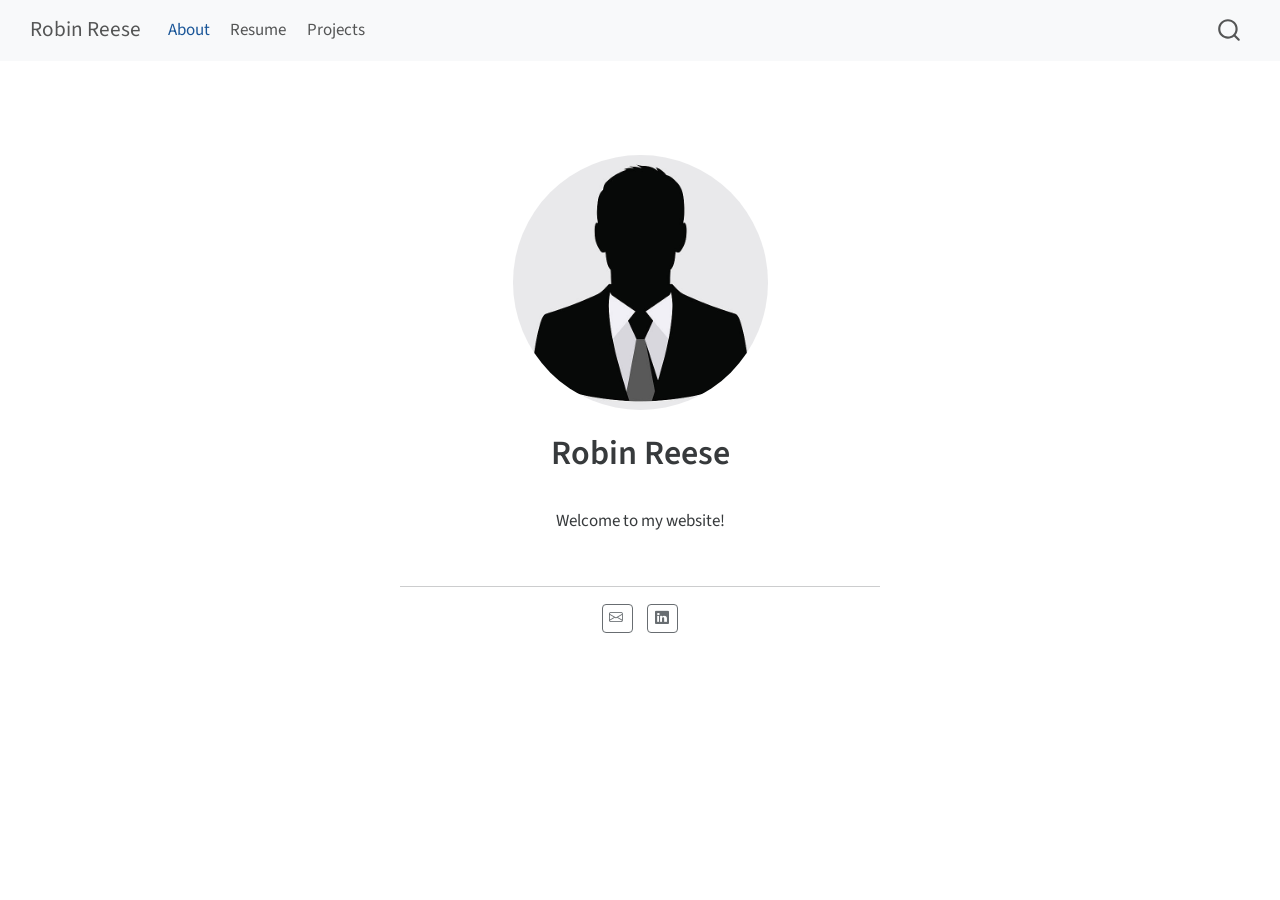
<file: docs/index.html>
<!DOCTYPE html>
<html xmlns="http://www.w3.org/1999/xhtml" lang="en" xml:lang="en"><head>

<meta charset="utf-8">
<meta name="generator" content="quarto-1.4.506">

<meta name="viewport" content="width=device-width, initial-scale=1.0, user-scalable=yes">


<title>Robin Reese</title>
<style>
code{white-space: pre-wrap;}
span.smallcaps{font-variant: small-caps;}
div.columns{display: flex; gap: min(4vw, 1.5em);}
div.column{flex: auto; overflow-x: auto;}
div.hanging-indent{margin-left: 1.5em; text-indent: -1.5em;}
ul.task-list{list-style: none;}
ul.task-list li input[type="checkbox"] {
  width: 0.8em;
  margin: 0 0.8em 0.2em -1em; /* quarto-specific, see https://github.com/quarto-dev/quarto-cli/issues/4556 */ 
  vertical-align: middle;
}
</style>


<script src="site_libs/quarto-nav/quarto-nav.js"></script>
<script src="site_libs/quarto-nav/headroom.min.js"></script>
<script src="site_libs/clipboard/clipboard.min.js"></script>
<script src="site_libs/quarto-search/autocomplete.umd.js"></script>
<script src="site_libs/quarto-search/fuse.min.js"></script>
<script src="site_libs/quarto-search/quarto-search.js"></script>
<meta name="quarto:offset" content="./">
<script src="site_libs/quarto-html/quarto.js"></script>
<script src="site_libs/quarto-html/popper.min.js"></script>
<script src="site_libs/quarto-html/tippy.umd.min.js"></script>
<link href="site_libs/quarto-html/tippy.css" rel="stylesheet">
<link href="site_libs/quarto-html/quarto-syntax-highlighting.css" rel="stylesheet" id="quarto-text-highlighting-styles">
<script src="site_libs/bootstrap/bootstrap.min.js"></script>
<link href="site_libs/bootstrap/bootstrap-icons.css" rel="stylesheet">
<link href="site_libs/bootstrap/bootstrap.min.css" rel="stylesheet" id="quarto-bootstrap" data-mode="light">
<script id="quarto-search-options" type="application/json">{
  "location": "navbar",
  "copy-button": false,
  "collapse-after": 3,
  "panel-placement": "end",
  "type": "overlay",
  "limit": 50,
  "keyboard-shortcut": [
    "f",
    "/",
    "s"
  ],
  "show-item-context": false,
  "language": {
    "search-no-results-text": "No results",
    "search-matching-documents-text": "matching documents",
    "search-copy-link-title": "Copy link to search",
    "search-hide-matches-text": "Hide additional matches",
    "search-more-match-text": "more match in this document",
    "search-more-matches-text": "more matches in this document",
    "search-clear-button-title": "Clear",
    "search-detached-cancel-button-title": "Cancel",
    "search-submit-button-title": "Submit",
    "search-label": "Search"
  }
}</script>


<link rel="stylesheet" href="styles.css">
</head>

<body class="nav-fixed fullcontent">

<div id="quarto-search-results"></div>
  <header id="quarto-header" class="headroom fixed-top">
    <nav class="navbar navbar-expand-lg " data-bs-theme="dark">
      <div class="navbar-container container-fluid">
      <div class="navbar-brand-container mx-auto">
    <a class="navbar-brand" href="./index.html">
    <span class="navbar-title">Robin Reese</span>
    </a>
  </div>
            <div id="quarto-search" class="" title="Search"></div>
          <button class="navbar-toggler" type="button" data-bs-toggle="collapse" data-bs-target="#navbarCollapse" aria-controls="navbarCollapse" aria-expanded="false" aria-label="Toggle navigation" onclick="if (window.quartoToggleHeadroom) { window.quartoToggleHeadroom(); }">
  <span class="navbar-toggler-icon"></span>
</button>
          <div class="collapse navbar-collapse" id="navbarCollapse">
            <ul class="navbar-nav navbar-nav-scroll me-auto">
  <li class="nav-item">
    <a class="nav-link active" href="./index.html" aria-current="page"> 
<span class="menu-text">About</span></a>
  </li>  
  <li class="nav-item">
    <a class="nav-link" href="./resume.html"> 
<span class="menu-text">Resume</span></a>
  </li>  
  <li class="nav-item">
    <a class="nav-link" href="./projects.html"> 
<span class="menu-text">Projects</span></a>
  </li>  
</ul>
          </div> <!-- /navcollapse -->
          <div class="quarto-navbar-tools">
</div>
      </div> <!-- /container-fluid -->
    </nav>
</header>
<!-- content -->
<div id="quarto-content" class="quarto-container page-columns page-rows-contents page-layout-article page-navbar">
<!-- sidebar -->
<!-- margin-sidebar -->
    
<!-- main -->
<div class="quarto-about-jolla">
  <img src="files/profile_pic.jpg" class="about-image
  round " style="height: 15em; width: 15em;">
 <header id="title-block-header" class="quarto-title-block default">
<div class="quarto-title">
<h1 class="title">Robin Reese</h1>
</div>
<div class="quarto-title-meta">
  </div>
</header><main class="content" id="quarto-document-content">
<p>Welcome to my website!</p>


</main> 
  <hr class="about-sep">
   <div class="about-links">
  <a href="mailto:your_email@address.com" class="about-link" rel="" target="">
    <i class="bi bi-envelope"></i>
     <span class="about-link-text"></span>
  </a>
  <a href="https://www.linkedin.com/in/your_username" class="about-link" rel="" target="">
    <i class="bi bi-linkedin"></i>
     <span class="about-link-text"></span>
  </a>
</div>
</div>
 <!-- /main -->
<script id="quarto-html-after-body" type="application/javascript">
window.document.addEventListener("DOMContentLoaded", function (event) {
  const toggleBodyColorMode = (bsSheetEl) => {
    const mode = bsSheetEl.getAttribute("data-mode");
    const bodyEl = window.document.querySelector("body");
    if (mode === "dark") {
      bodyEl.classList.add("quarto-dark");
      bodyEl.classList.remove("quarto-light");
    } else {
      bodyEl.classList.add("quarto-light");
      bodyEl.classList.remove("quarto-dark");
    }
  }
  const toggleBodyColorPrimary = () => {
    const bsSheetEl = window.document.querySelector("link#quarto-bootstrap");
    if (bsSheetEl) {
      toggleBodyColorMode(bsSheetEl);
    }
  }
  toggleBodyColorPrimary();  
  const isCodeAnnotation = (el) => {
    for (const clz of el.classList) {
      if (clz.startsWith('code-annotation-')) {                     
        return true;
      }
    }
    return false;
  }
  const clipboard = new window.ClipboardJS('.code-copy-button', {
    text: function(trigger) {
      const codeEl = trigger.previousElementSibling.cloneNode(true);
      for (const childEl of codeEl.children) {
        if (isCodeAnnotation(childEl)) {
          childEl.remove();
        }
      }
      return codeEl.innerText;
    }
  });
  clipboard.on('success', function(e) {
    // button target
    const button = e.trigger;
    // don't keep focus
    button.blur();
    // flash "checked"
    button.classList.add('code-copy-button-checked');
    var currentTitle = button.getAttribute("title");
    button.setAttribute("title", "Copied!");
    let tooltip;
    if (window.bootstrap) {
      button.setAttribute("data-bs-toggle", "tooltip");
      button.setAttribute("data-bs-placement", "left");
      button.setAttribute("data-bs-title", "Copied!");
      tooltip = new bootstrap.Tooltip(button, 
        { trigger: "manual", 
          customClass: "code-copy-button-tooltip",
          offset: [0, -8]});
      tooltip.show();    
    }
    setTimeout(function() {
      if (tooltip) {
        tooltip.hide();
        button.removeAttribute("data-bs-title");
        button.removeAttribute("data-bs-toggle");
        button.removeAttribute("data-bs-placement");
      }
      button.setAttribute("title", currentTitle);
      button.classList.remove('code-copy-button-checked');
    }, 1000);
    // clear code selection
    e.clearSelection();
  });
  function tippyHover(el, contentFn, onTriggerFn, onUntriggerFn) {
    const config = {
      allowHTML: true,
      maxWidth: 500,
      delay: 100,
      arrow: false,
      appendTo: function(el) {
          return el.parentElement;
      },
      interactive: true,
      interactiveBorder: 10,
      theme: 'quarto',
      placement: 'bottom-start',
    };
    if (contentFn) {
      config.content = contentFn;
    }
    if (onTriggerFn) {
      config.onTrigger = onTriggerFn;
    }
    if (onUntriggerFn) {
      config.onUntrigger = onUntriggerFn;
    }
    window.tippy(el, config); 
  }
  const noterefs = window.document.querySelectorAll('a[role="doc-noteref"]');
  for (var i=0; i<noterefs.length; i++) {
    const ref = noterefs[i];
    tippyHover(ref, function() {
      // use id or data attribute instead here
      let href = ref.getAttribute('data-footnote-href') || ref.getAttribute('href');
      try { href = new URL(href).hash; } catch {}
      const id = href.replace(/^#\/?/, "");
      const note = window.document.getElementById(id);
      return note.innerHTML;
    });
  }
  const xrefs = window.document.querySelectorAll('a.quarto-xref');
  const processXRef = (id, note) => {
    // Strip column container classes
    const stripColumnClz = (el) => {
      el.classList.remove("page-full", "page-columns");
      if (el.children) {
        for (const child of el.children) {
          stripColumnClz(child);
        }
      }
    }
    stripColumnClz(note)
    const typesetMath = (el) => {
      if (window.MathJax) {
        // MathJax Typeset
        window.MathJax.typeset([el]);
      } else if (window.katex) {
        // KaTeX Render
        var mathElements = el.getElementsByClassName("math");
        var macros = [];
        for (var i = 0; i < mathElements.length; i++) {
          var texText = mathElements[i].firstChild;
          if (mathElements[i].tagName == "SPAN") {
            window.katex.render(texText.data, mathElements[i], {
              displayMode: mathElements[i].classList.contains('display'),
              throwOnError: false,
              macros: macros,
              fleqn: false
            });
          }
        }
      }
    }
    if (id === null || id.startsWith('sec-')) {
      // Special case sections, only their first couple elements
      const container = document.createElement("div");
      if (note.children && note.children.length > 2) {
        container.appendChild(note.children[0].cloneNode(true));
        for (let i = 1; i < note.children.length; i++) {
          const child = note.children[i];
          if (child.tagName === "P" && child.innerText === "") {
            continue;
          } else {
            container.appendChild(child.cloneNode(true));
            break;
          }
        }
        typesetMath(container);
        return container.innerHTML
      } else {
        typesetMath(note);
        return note.innerHTML;
      }
    } else {
      // Remove any anchor links if they are present
      const anchorLink = note.querySelector('a.anchorjs-link');
      if (anchorLink) {
        anchorLink.remove();
      }
      typesetMath(note);
      return note.innerHTML;
    }
  }
  for (var i=0; i<xrefs.length; i++) {
    const xref = xrefs[i];
    tippyHover(xref, undefined, function(instance) {
      instance.disable();
      let url = xref.getAttribute('href');
      let hash = undefined; 
      if (url.startsWith('#')) {
        hash = url;
      } else {
        try { hash = new URL(url).hash; } catch {}
      }
      if (hash) {
        const id = hash.replace(/^#\/?/, "");
        const note = window.document.getElementById(id);
        if (note !== null) {
          try {
            const html = processXRef(id, note.cloneNode(true));
            instance.setContent(html);
          } finally {
            instance.enable();
            instance.show();
          }
        } else {
          // See if we can fetch this
          fetch(url.split('#')[0])
          .then(res => res.text())
          .then(html => {
            const parser = new DOMParser();
            const htmlDoc = parser.parseFromString(html, "text/html");
            const note = htmlDoc.getElementById(id);
            if (note !== null) {
              const html = processXRef(id, note);
              instance.setContent(html);
            } 
          }).finally(() => {
            instance.enable();
            instance.show();
          });
        }
      } else {
        // See if we can fetch a full url (with no hash to target)
        // This is a special case and we should probably do some content thinning / targeting
        fetch(url)
        .then(res => res.text())
        .then(html => {
          const parser = new DOMParser();
          const htmlDoc = parser.parseFromString(html, "text/html");
          const note = htmlDoc.querySelector('main.content');
          if (note !== null) {
            // This should only happen for chapter cross references
            // (since there is no id in the URL)
            // remove the first header
            if (note.children.length > 0 && note.children[0].tagName === "HEADER") {
              note.children[0].remove();
            }
            const html = processXRef(null, note);
            instance.setContent(html);
          } 
        }).finally(() => {
          instance.enable();
          instance.show();
        });
      }
    }, function(instance) {
    });
  }
      let selectedAnnoteEl;
      const selectorForAnnotation = ( cell, annotation) => {
        let cellAttr = 'data-code-cell="' + cell + '"';
        let lineAttr = 'data-code-annotation="' +  annotation + '"';
        const selector = 'span[' + cellAttr + '][' + lineAttr + ']';
        return selector;
      }
      const selectCodeLines = (annoteEl) => {
        const doc = window.document;
        const targetCell = annoteEl.getAttribute("data-target-cell");
        const targetAnnotation = annoteEl.getAttribute("data-target-annotation");
        const annoteSpan = window.document.querySelector(selectorForAnnotation(targetCell, targetAnnotation));
        const lines = annoteSpan.getAttribute("data-code-lines").split(",");
        const lineIds = lines.map((line) => {
          return targetCell + "-" + line;
        })
        let top = null;
        let height = null;
        let parent = null;
        if (lineIds.length > 0) {
            //compute the position of the single el (top and bottom and make a div)
            const el = window.document.getElementById(lineIds[0]);
            top = el.offsetTop;
            height = el.offsetHeight;
            parent = el.parentElement.parentElement;
          if (lineIds.length > 1) {
            const lastEl = window.document.getElementById(lineIds[lineIds.length - 1]);
            const bottom = lastEl.offsetTop + lastEl.offsetHeight;
            height = bottom - top;
          }
          if (top !== null && height !== null && parent !== null) {
            // cook up a div (if necessary) and position it 
            let div = window.document.getElementById("code-annotation-line-highlight");
            if (div === null) {
              div = window.document.createElement("div");
              div.setAttribute("id", "code-annotation-line-highlight");
              div.style.position = 'absolute';
              parent.appendChild(div);
            }
            div.style.top = top - 2 + "px";
            div.style.height = height + 4 + "px";
            div.style.left = 0;
            let gutterDiv = window.document.getElementById("code-annotation-line-highlight-gutter");
            if (gutterDiv === null) {
              gutterDiv = window.document.createElement("div");
              gutterDiv.setAttribute("id", "code-annotation-line-highlight-gutter");
              gutterDiv.style.position = 'absolute';
              const codeCell = window.document.getElementById(targetCell);
              const gutter = codeCell.querySelector('.code-annotation-gutter');
              gutter.appendChild(gutterDiv);
            }
            gutterDiv.style.top = top - 2 + "px";
            gutterDiv.style.height = height + 4 + "px";
          }
          selectedAnnoteEl = annoteEl;
        }
      };
      const unselectCodeLines = () => {
        const elementsIds = ["code-annotation-line-highlight", "code-annotation-line-highlight-gutter"];
        elementsIds.forEach((elId) => {
          const div = window.document.getElementById(elId);
          if (div) {
            div.remove();
          }
        });
        selectedAnnoteEl = undefined;
      };
        // Handle positioning of the toggle
    window.addEventListener(
      "resize",
      throttle(() => {
        elRect = undefined;
        if (selectedAnnoteEl) {
          selectCodeLines(selectedAnnoteEl);
        }
      }, 10)
    );
    function throttle(fn, ms) {
    let throttle = false;
    let timer;
      return (...args) => {
        if(!throttle) { // first call gets through
            fn.apply(this, args);
            throttle = true;
        } else { // all the others get throttled
            if(timer) clearTimeout(timer); // cancel #2
            timer = setTimeout(() => {
              fn.apply(this, args);
              timer = throttle = false;
            }, ms);
        }
      };
    }
      // Attach click handler to the DT
      const annoteDls = window.document.querySelectorAll('dt[data-target-cell]');
      for (const annoteDlNode of annoteDls) {
        annoteDlNode.addEventListener('click', (event) => {
          const clickedEl = event.target;
          if (clickedEl !== selectedAnnoteEl) {
            unselectCodeLines();
            const activeEl = window.document.querySelector('dt[data-target-cell].code-annotation-active');
            if (activeEl) {
              activeEl.classList.remove('code-annotation-active');
            }
            selectCodeLines(clickedEl);
            clickedEl.classList.add('code-annotation-active');
          } else {
            // Unselect the line
            unselectCodeLines();
            clickedEl.classList.remove('code-annotation-active');
          }
        });
      }
  const findCites = (el) => {
    const parentEl = el.parentElement;
    if (parentEl) {
      const cites = parentEl.dataset.cites;
      if (cites) {
        return {
          el,
          cites: cites.split(' ')
        };
      } else {
        return findCites(el.parentElement)
      }
    } else {
      return undefined;
    }
  };
  var bibliorefs = window.document.querySelectorAll('a[role="doc-biblioref"]');
  for (var i=0; i<bibliorefs.length; i++) {
    const ref = bibliorefs[i];
    const citeInfo = findCites(ref);
    if (citeInfo) {
      tippyHover(citeInfo.el, function() {
        var popup = window.document.createElement('div');
        citeInfo.cites.forEach(function(cite) {
          var citeDiv = window.document.createElement('div');
          citeDiv.classList.add('hanging-indent');
          citeDiv.classList.add('csl-entry');
          var biblioDiv = window.document.getElementById('ref-' + cite);
          if (biblioDiv) {
            citeDiv.innerHTML = biblioDiv.innerHTML;
          }
          popup.appendChild(citeDiv);
        });
        return popup.innerHTML;
      });
    }
  }
});
</script>
</div> <!-- /content -->




</body></html>
</file>
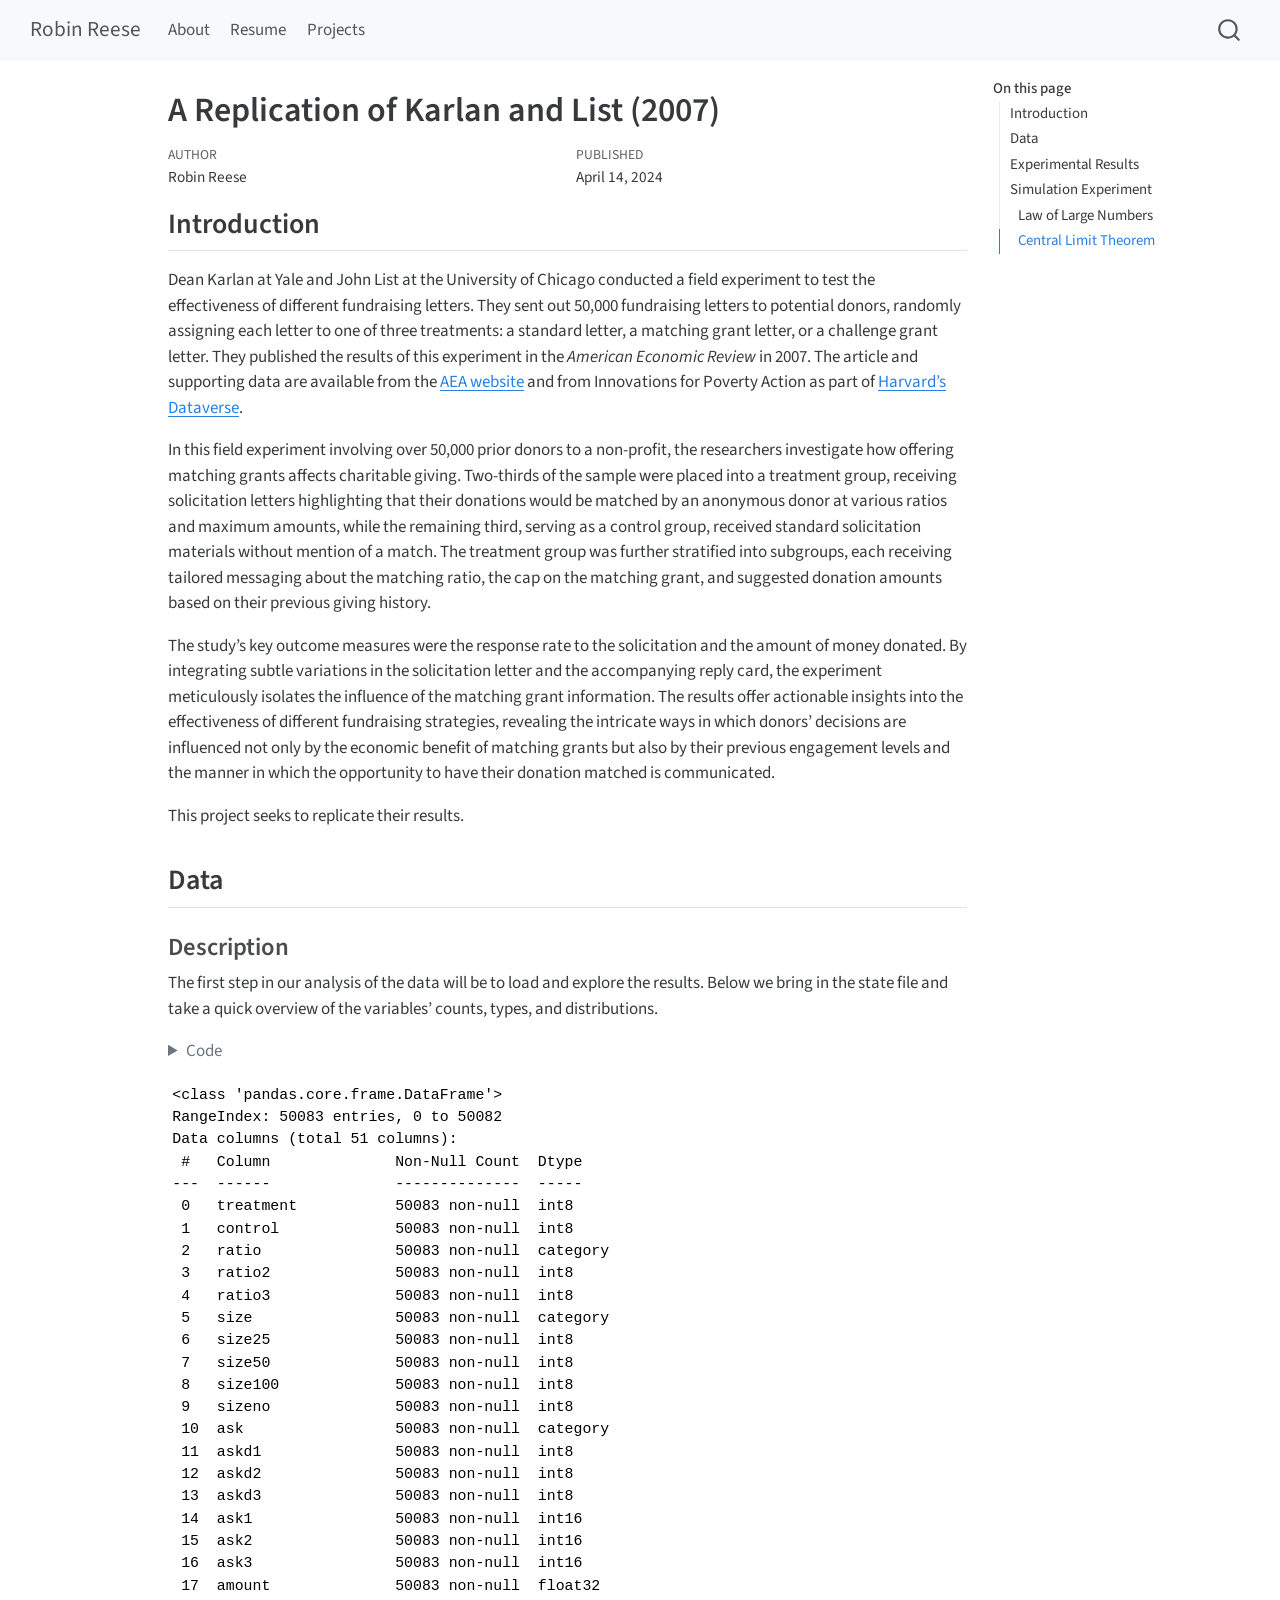
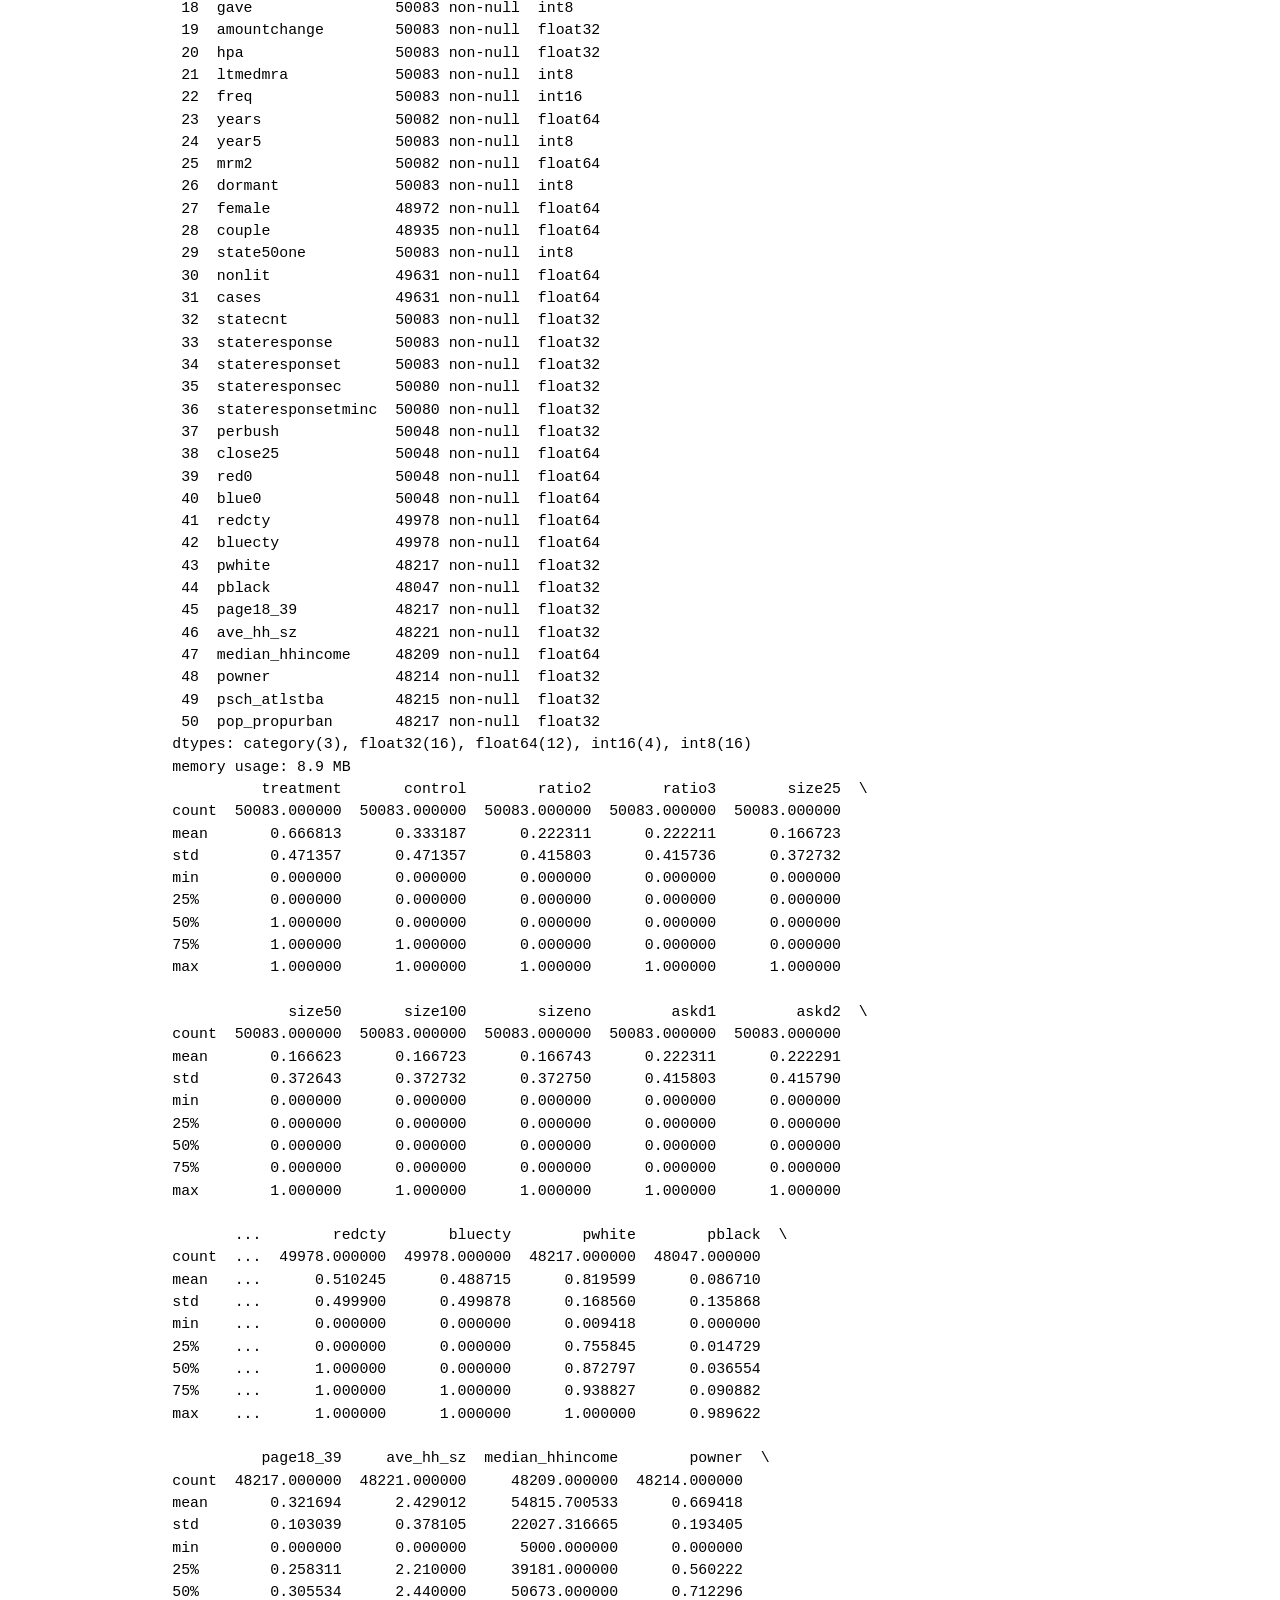
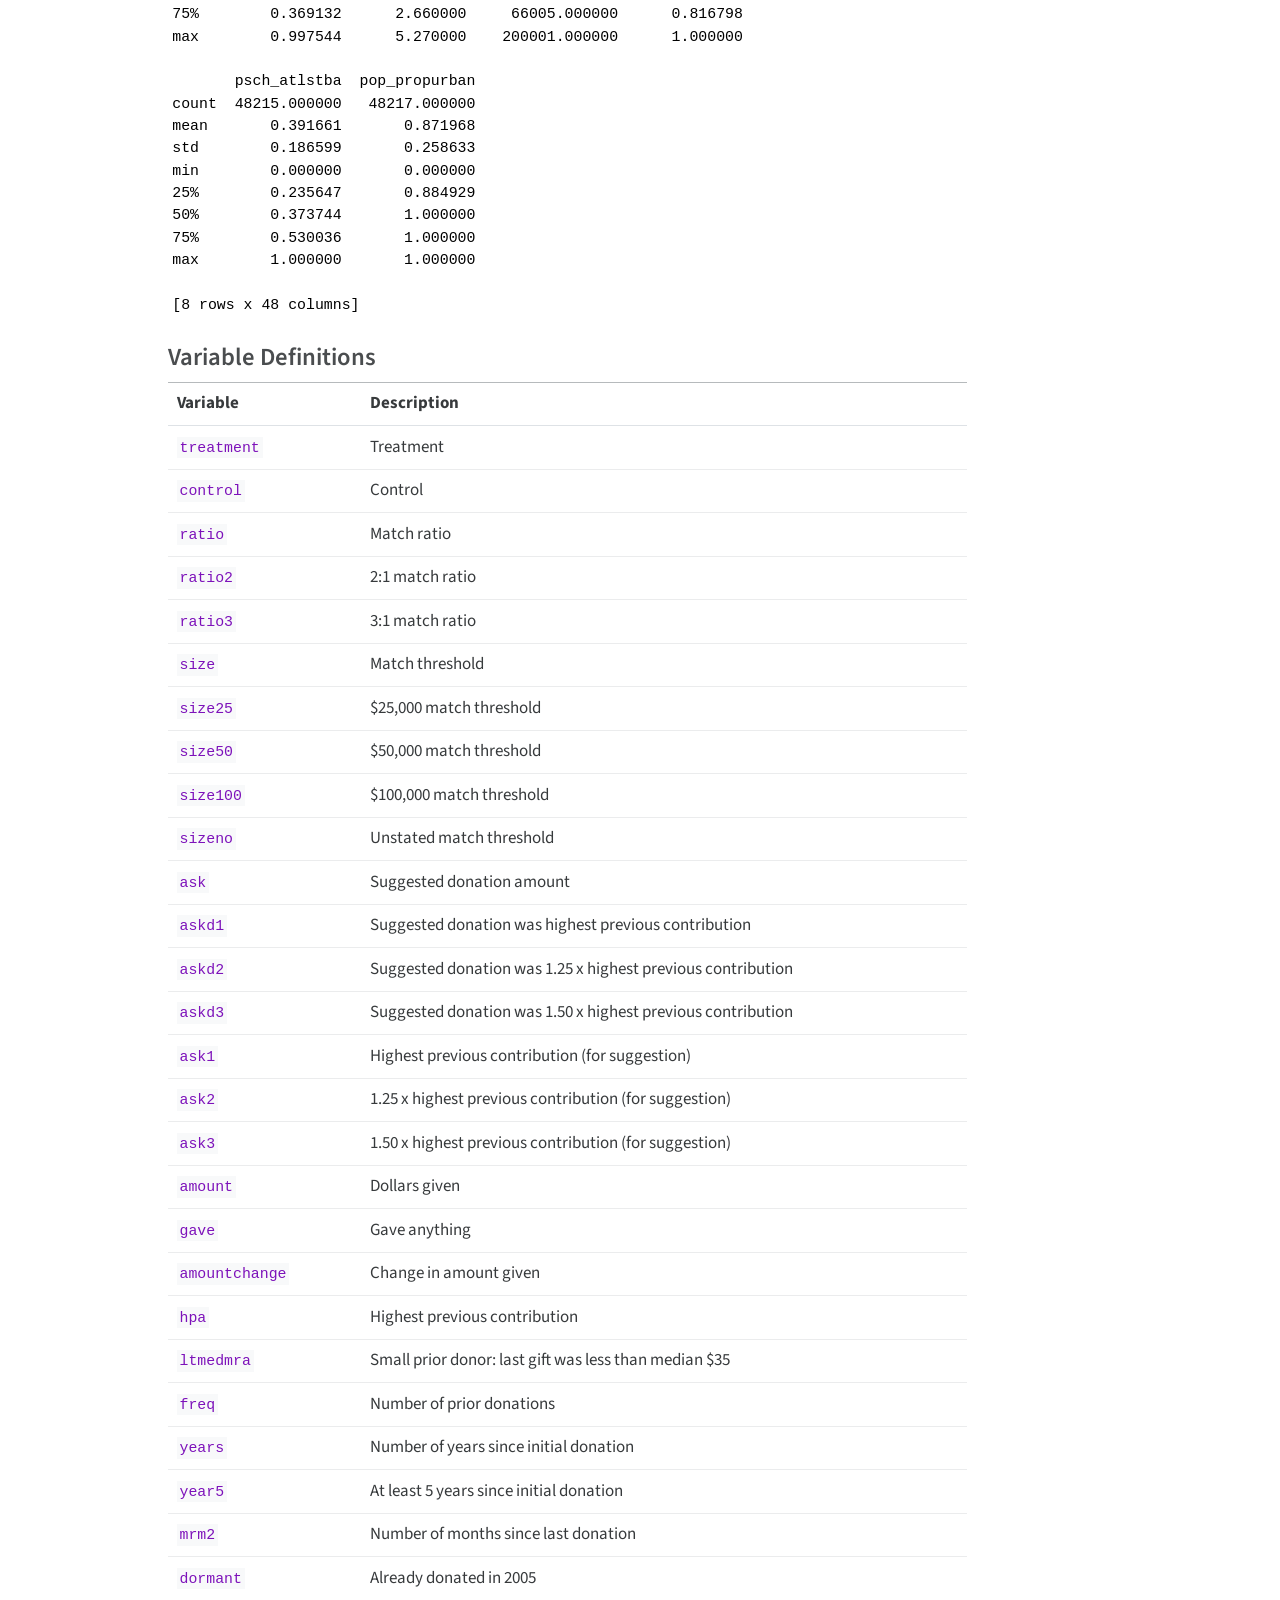
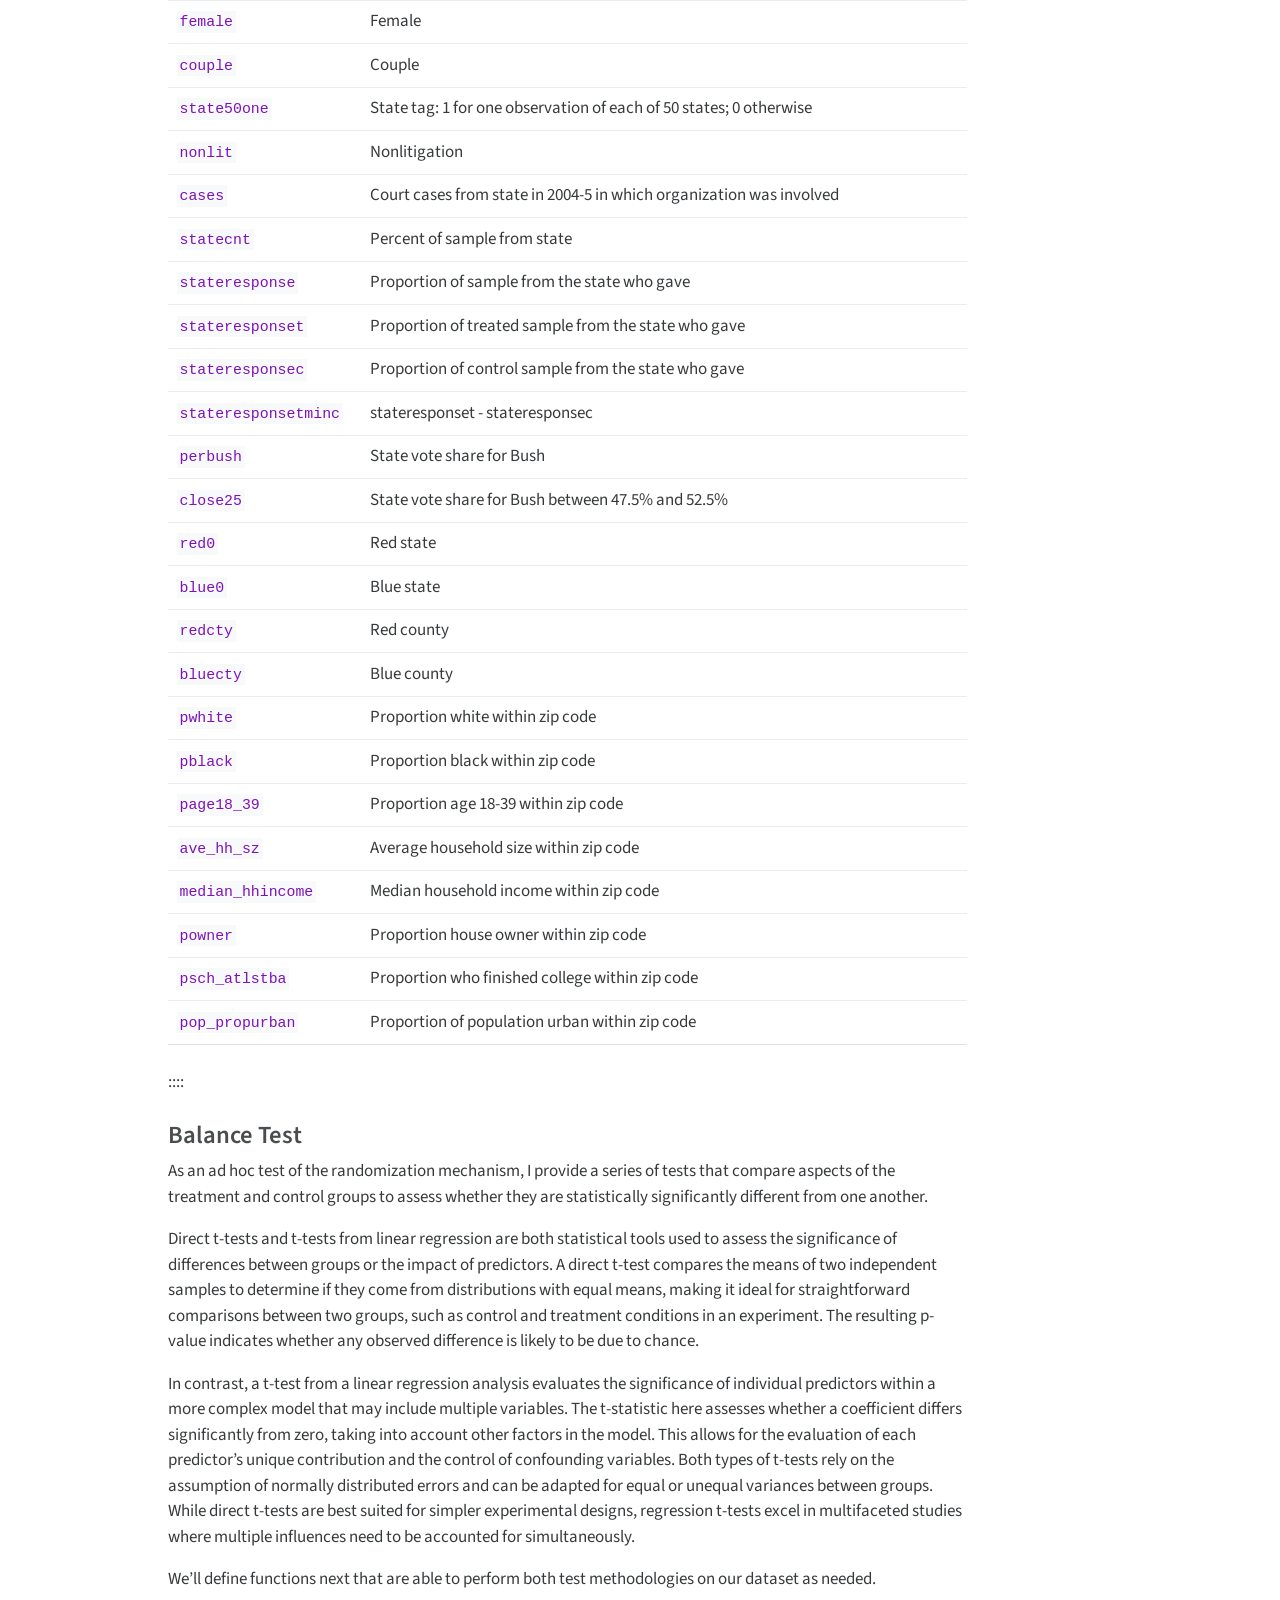
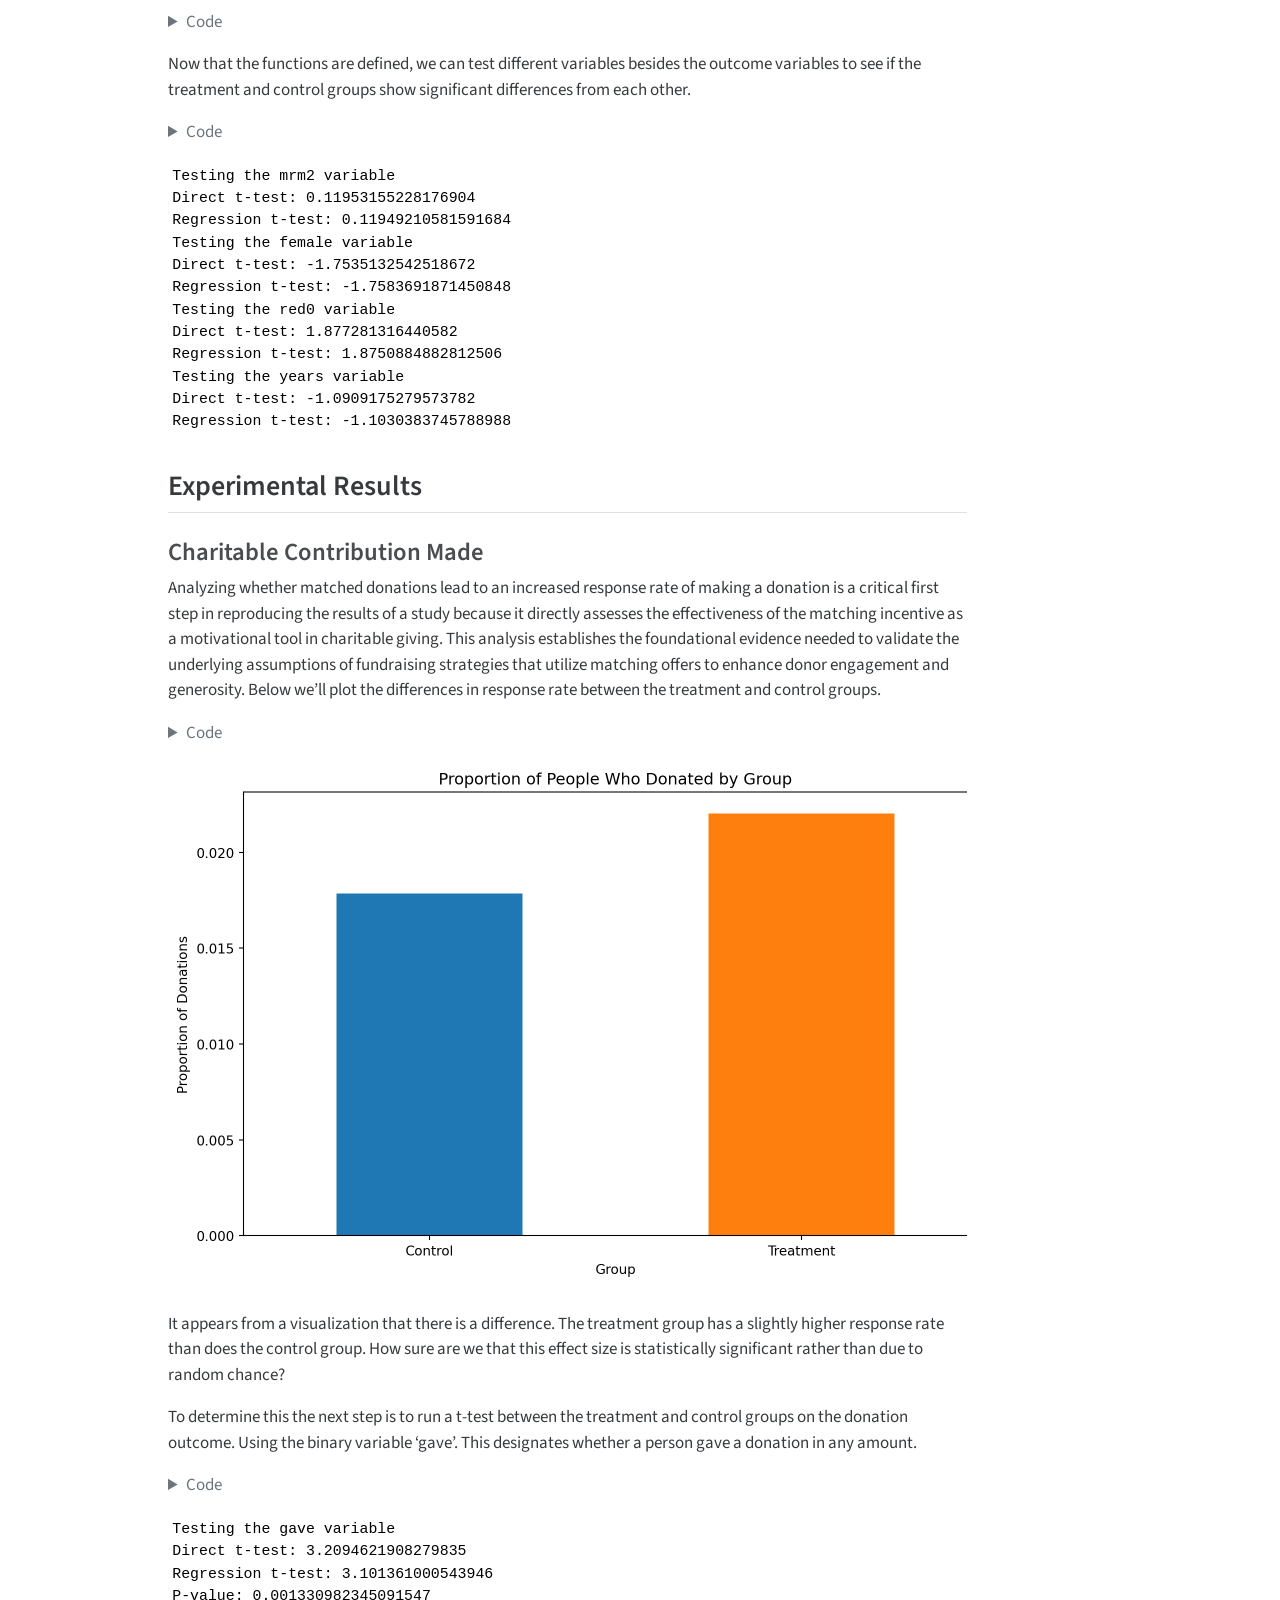
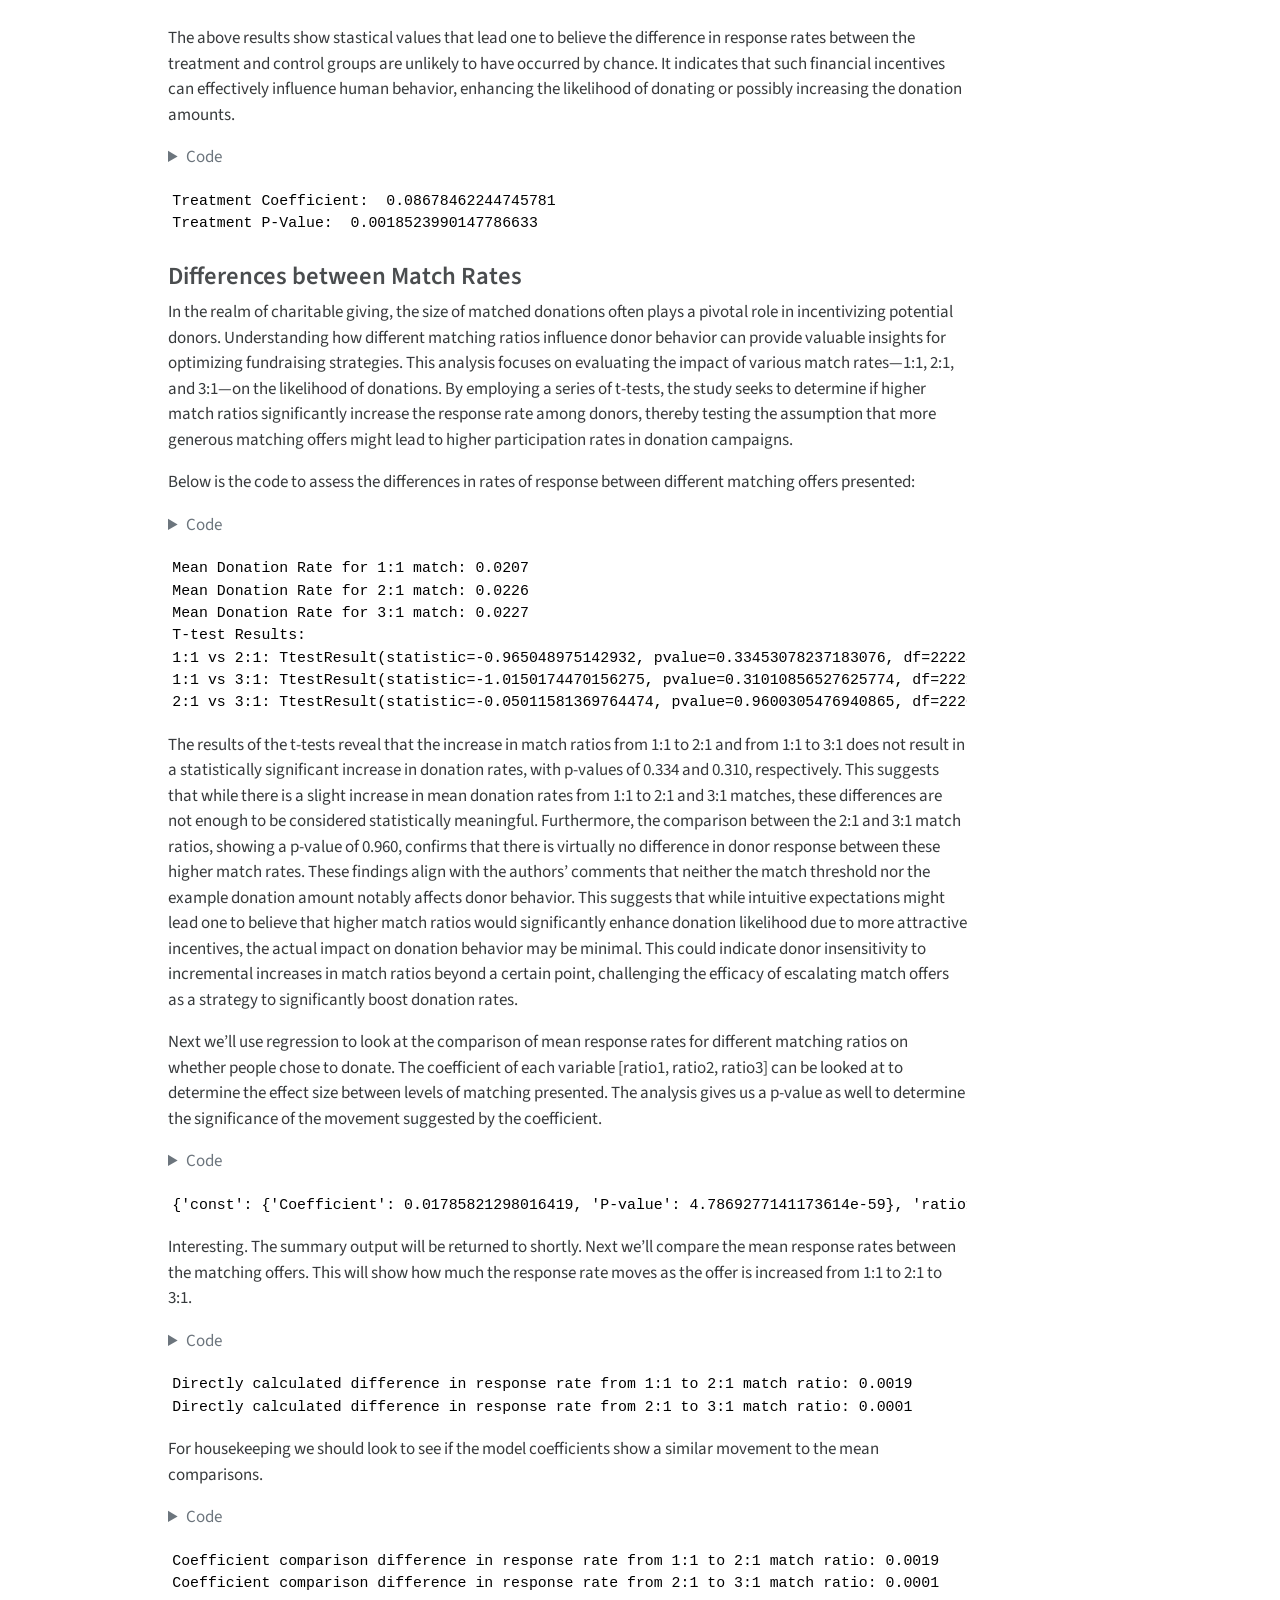
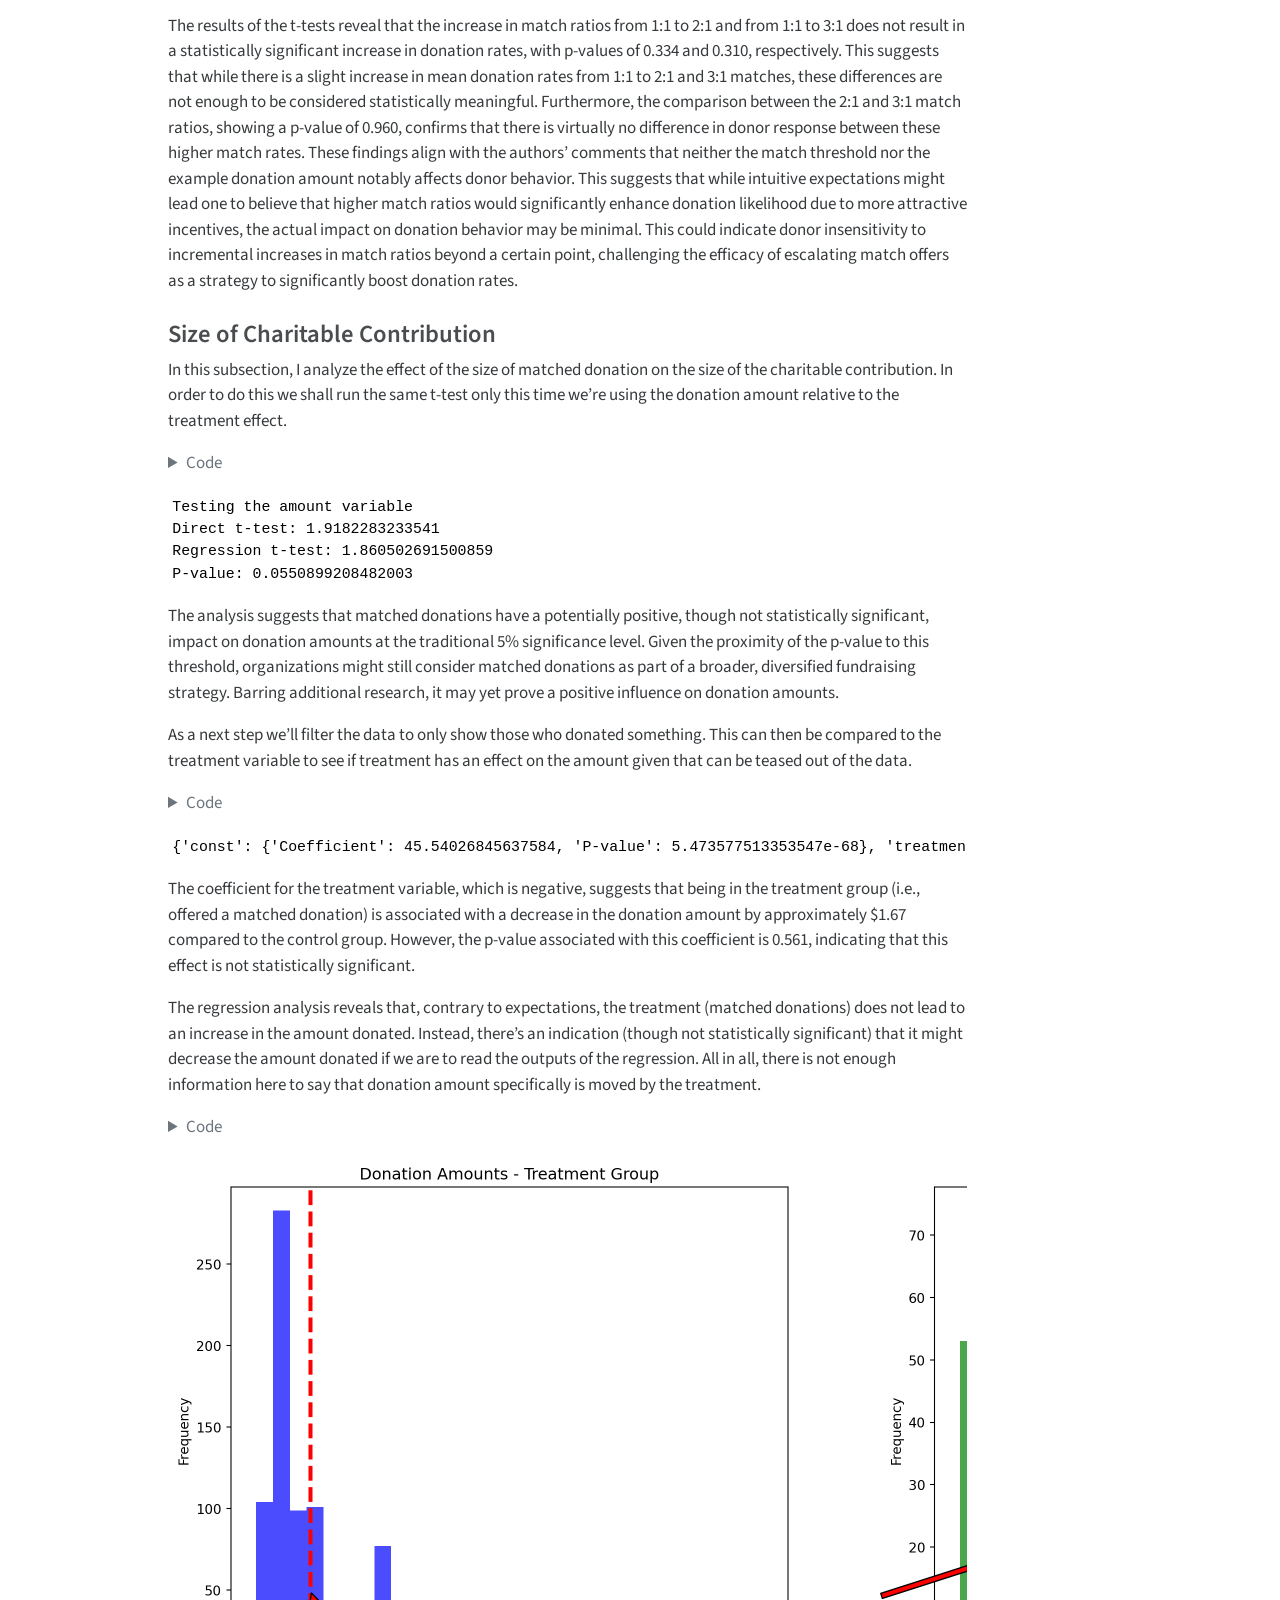
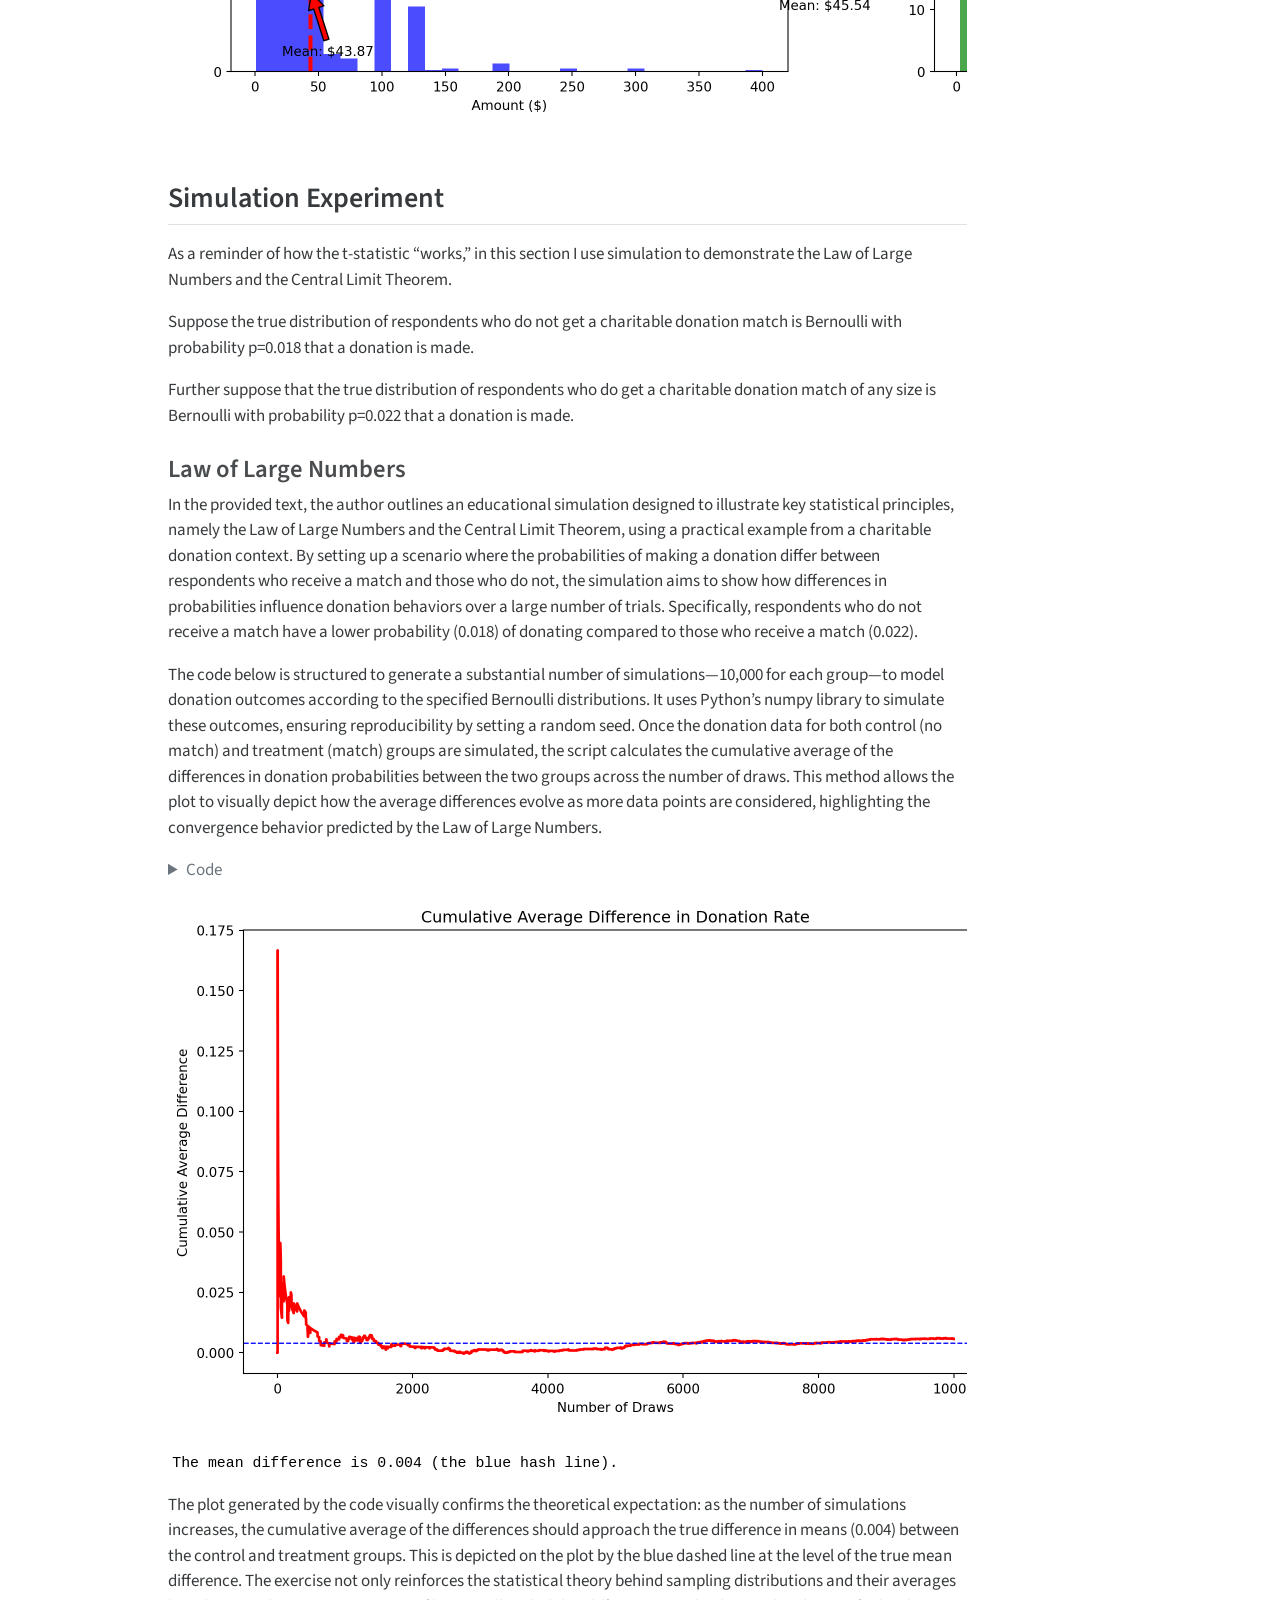
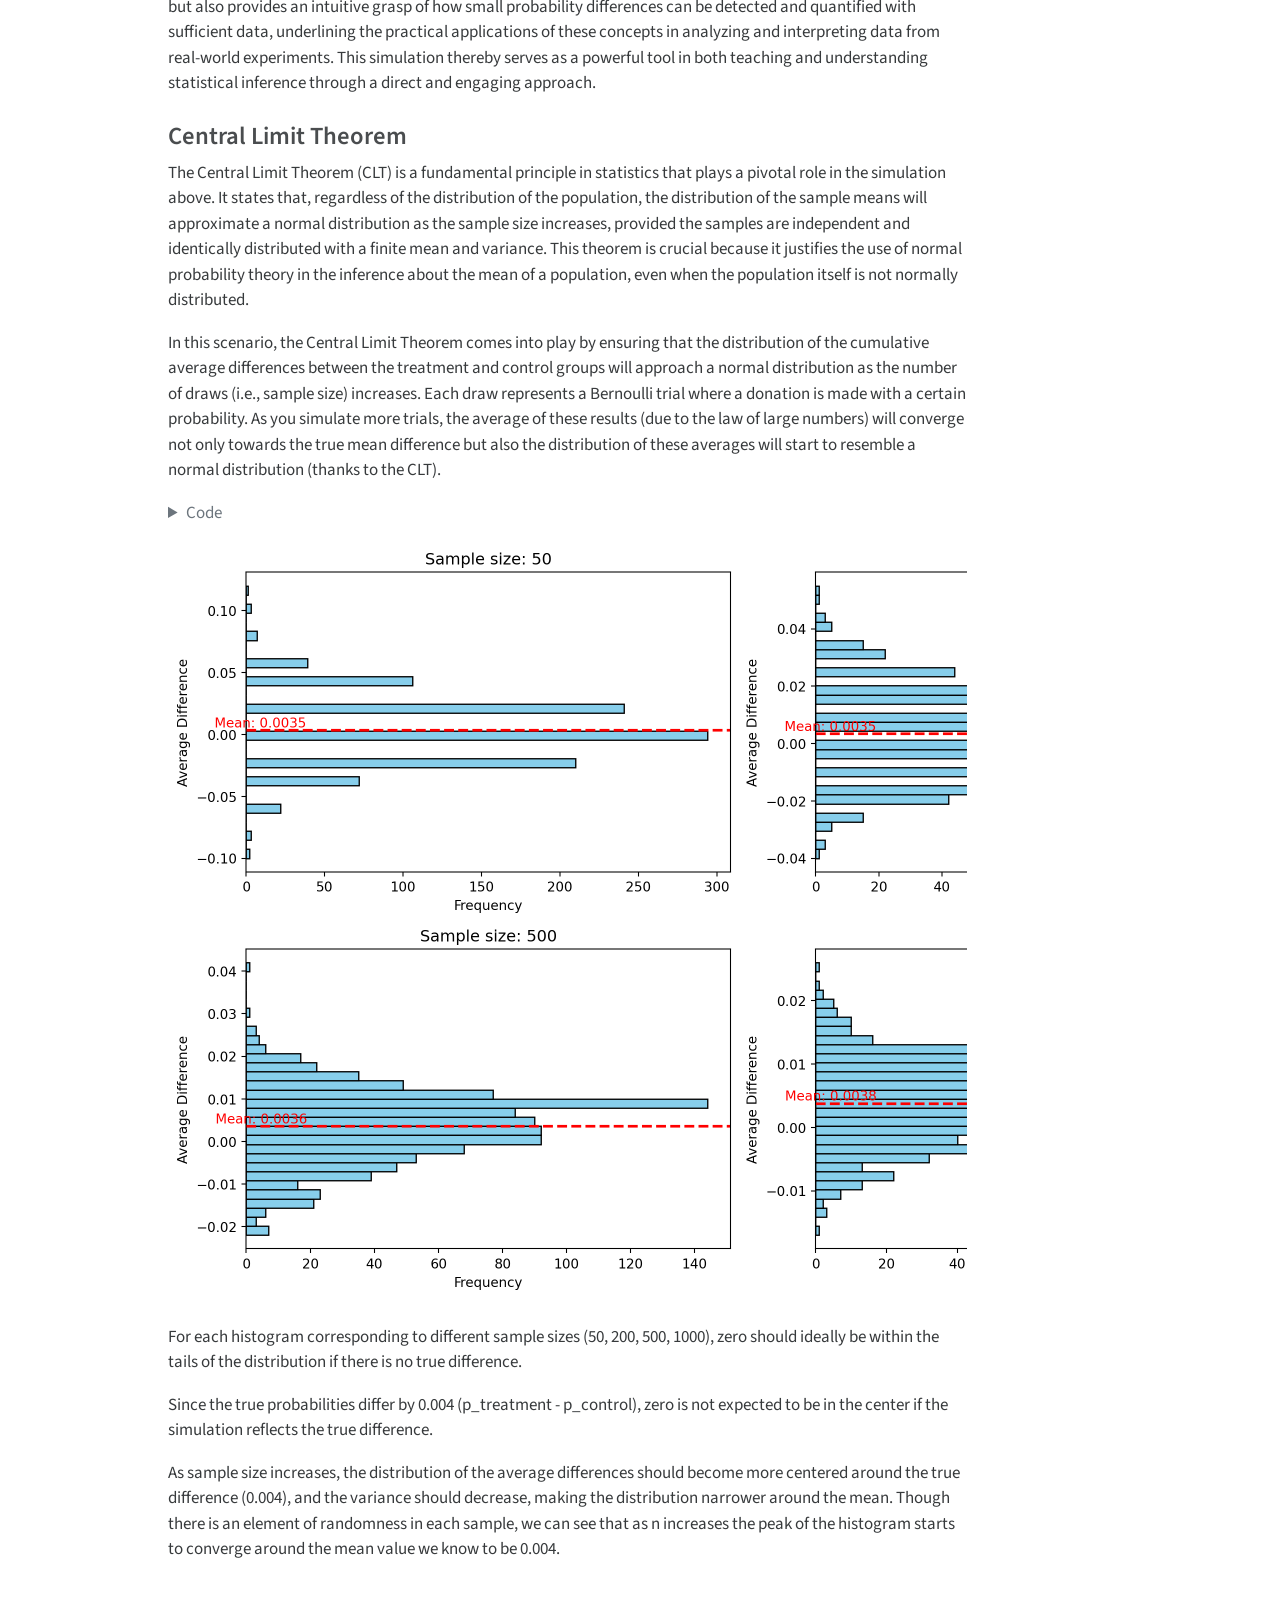
<file: docs/projects/project1/index.html>
<!DOCTYPE html>
<html xmlns="http://www.w3.org/1999/xhtml" lang="en" xml:lang="en"><head>

<meta charset="utf-8">
<meta name="generator" content="quarto-1.4.506">

<meta name="viewport" content="width=device-width, initial-scale=1.0, user-scalable=yes">

<meta name="author" content="Robin Reese">
<meta name="dcterms.date" content="2024-04-14">

<title>Robin Reese - A Replication of Karlan and List (2007)</title>
<style>
code{white-space: pre-wrap;}
span.smallcaps{font-variant: small-caps;}
div.columns{display: flex; gap: min(4vw, 1.5em);}
div.column{flex: auto; overflow-x: auto;}
div.hanging-indent{margin-left: 1.5em; text-indent: -1.5em;}
ul.task-list{list-style: none;}
ul.task-list li input[type="checkbox"] {
  width: 0.8em;
  margin: 0 0.8em 0.2em -1em; /* quarto-specific, see https://github.com/quarto-dev/quarto-cli/issues/4556 */ 
  vertical-align: middle;
}
/* CSS for syntax highlighting */
pre > code.sourceCode { white-space: pre; position: relative; }
pre > code.sourceCode > span { line-height: 1.25; }
pre > code.sourceCode > span:empty { height: 1.2em; }
.sourceCode { overflow: visible; }
code.sourceCode > span { color: inherit; text-decoration: inherit; }
div.sourceCode { margin: 1em 0; }
pre.sourceCode { margin: 0; }
@media screen {
div.sourceCode { overflow: auto; }
}
@media print {
pre > code.sourceCode { white-space: pre-wrap; }
pre > code.sourceCode > span { text-indent: -5em; padding-left: 5em; }
}
pre.numberSource code
  { counter-reset: source-line 0; }
pre.numberSource code > span
  { position: relative; left: -4em; counter-increment: source-line; }
pre.numberSource code > span > a:first-child::before
  { content: counter(source-line);
    position: relative; left: -1em; text-align: right; vertical-align: baseline;
    border: none; display: inline-block;
    -webkit-touch-callout: none; -webkit-user-select: none;
    -khtml-user-select: none; -moz-user-select: none;
    -ms-user-select: none; user-select: none;
    padding: 0 4px; width: 4em;
  }
pre.numberSource { margin-left: 3em;  padding-left: 4px; }
div.sourceCode
  {   }
@media screen {
pre > code.sourceCode > span > a:first-child::before { text-decoration: underline; }
}
</style>


<script src="../../site_libs/quarto-nav/quarto-nav.js"></script>
<script src="../../site_libs/quarto-nav/headroom.min.js"></script>
<script src="../../site_libs/clipboard/clipboard.min.js"></script>
<script src="../../site_libs/quarto-search/autocomplete.umd.js"></script>
<script src="../../site_libs/quarto-search/fuse.min.js"></script>
<script src="../../site_libs/quarto-search/quarto-search.js"></script>
<meta name="quarto:offset" content="../../">
<script src="../../site_libs/quarto-html/quarto.js"></script>
<script src="../../site_libs/quarto-html/popper.min.js"></script>
<script src="../../site_libs/quarto-html/tippy.umd.min.js"></script>
<script src="../../site_libs/quarto-html/anchor.min.js"></script>
<link href="../../site_libs/quarto-html/tippy.css" rel="stylesheet">
<link href="../../site_libs/quarto-html/quarto-syntax-highlighting.css" rel="stylesheet" id="quarto-text-highlighting-styles">
<script src="../../site_libs/bootstrap/bootstrap.min.js"></script>
<link href="../../site_libs/bootstrap/bootstrap-icons.css" rel="stylesheet">
<link href="../../site_libs/bootstrap/bootstrap.min.css" rel="stylesheet" id="quarto-bootstrap" data-mode="light">
<script id="quarto-search-options" type="application/json">{
  "location": "navbar",
  "copy-button": false,
  "collapse-after": 3,
  "panel-placement": "end",
  "type": "overlay",
  "limit": 50,
  "keyboard-shortcut": [
    "f",
    "/",
    "s"
  ],
  "show-item-context": false,
  "language": {
    "search-no-results-text": "No results",
    "search-matching-documents-text": "matching documents",
    "search-copy-link-title": "Copy link to search",
    "search-hide-matches-text": "Hide additional matches",
    "search-more-match-text": "more match in this document",
    "search-more-matches-text": "more matches in this document",
    "search-clear-button-title": "Clear",
    "search-detached-cancel-button-title": "Cancel",
    "search-submit-button-title": "Submit",
    "search-label": "Search"
  }
}</script>


<link rel="stylesheet" href="../../styles.css">
</head>

<body class="nav-fixed">

<div id="quarto-search-results"></div>
  <header id="quarto-header" class="headroom fixed-top">
    <nav class="navbar navbar-expand-lg " data-bs-theme="dark">
      <div class="navbar-container container-fluid">
      <div class="navbar-brand-container mx-auto">
    <a class="navbar-brand" href="../../index.html">
    <span class="navbar-title">Robin Reese</span>
    </a>
  </div>
            <div id="quarto-search" class="" title="Search"></div>
          <button class="navbar-toggler" type="button" data-bs-toggle="collapse" data-bs-target="#navbarCollapse" aria-controls="navbarCollapse" aria-expanded="false" aria-label="Toggle navigation" onclick="if (window.quartoToggleHeadroom) { window.quartoToggleHeadroom(); }">
  <span class="navbar-toggler-icon"></span>
</button>
          <div class="collapse navbar-collapse" id="navbarCollapse">
            <ul class="navbar-nav navbar-nav-scroll me-auto">
  <li class="nav-item">
    <a class="nav-link" href="../../index.html"> 
<span class="menu-text">About</span></a>
  </li>  
  <li class="nav-item">
    <a class="nav-link" href="../../resume.html"> 
<span class="menu-text">Resume</span></a>
  </li>  
  <li class="nav-item">
    <a class="nav-link" href="../../projects.html"> 
<span class="menu-text">Projects</span></a>
  </li>  
</ul>
          </div> <!-- /navcollapse -->
          <div class="quarto-navbar-tools">
</div>
      </div> <!-- /container-fluid -->
    </nav>
</header>
<!-- content -->
<div id="quarto-content" class="quarto-container page-columns page-rows-contents page-layout-article page-navbar">
<!-- sidebar -->
<!-- margin-sidebar -->
    <div id="quarto-margin-sidebar" class="sidebar margin-sidebar">
        <nav id="TOC" role="doc-toc" class="toc-active">
    <h2 id="toc-title">On this page</h2>
   
  <ul>
  <li><a href="#introduction" id="toc-introduction" class="nav-link active" data-scroll-target="#introduction">Introduction</a></li>
  <li><a href="#data" id="toc-data" class="nav-link" data-scroll-target="#data">Data</a>
  <ul class="collapse">
  <li><a href="#description" id="toc-description" class="nav-link" data-scroll-target="#description">Description</a></li>
  <li><a href="#variable-definitions" id="toc-variable-definitions" class="nav-link" data-scroll-target="#variable-definitions">Variable Definitions</a></li>
  <li><a href="#balance-test" id="toc-balance-test" class="nav-link" data-scroll-target="#balance-test">Balance Test</a></li>
  </ul></li>
  <li><a href="#experimental-results" id="toc-experimental-results" class="nav-link" data-scroll-target="#experimental-results">Experimental Results</a>
  <ul class="collapse">
  <li><a href="#charitable-contribution-made" id="toc-charitable-contribution-made" class="nav-link" data-scroll-target="#charitable-contribution-made">Charitable Contribution Made</a></li>
  <li><a href="#differences-between-match-rates" id="toc-differences-between-match-rates" class="nav-link" data-scroll-target="#differences-between-match-rates">Differences between Match Rates</a></li>
  <li><a href="#size-of-charitable-contribution" id="toc-size-of-charitable-contribution" class="nav-link" data-scroll-target="#size-of-charitable-contribution">Size of Charitable Contribution</a></li>
  </ul></li>
  <li><a href="#simulation-experiment" id="toc-simulation-experiment" class="nav-link" data-scroll-target="#simulation-experiment">Simulation Experiment</a>
  <ul class="collapse">
  <li><a href="#law-of-large-numbers" id="toc-law-of-large-numbers" class="nav-link" data-scroll-target="#law-of-large-numbers">Law of Large Numbers</a></li>
  <li><a href="#central-limit-theorem" id="toc-central-limit-theorem" class="nav-link" data-scroll-target="#central-limit-theorem">Central Limit Theorem</a></li>
  </ul></li>
  </ul>
</nav>
    </div>
<!-- main -->
<main class="content" id="quarto-document-content">

<header id="title-block-header" class="quarto-title-block default">
<div class="quarto-title">
<h1 class="title">A Replication of Karlan and List (2007)</h1>
</div>



<div class="quarto-title-meta">

    <div>
    <div class="quarto-title-meta-heading">Author</div>
    <div class="quarto-title-meta-contents">
             <p>Robin Reese </p>
          </div>
  </div>
    
    <div>
    <div class="quarto-title-meta-heading">Published</div>
    <div class="quarto-title-meta-contents">
      <p class="date">April 14, 2024</p>
    </div>
  </div>
  
    
  </div>
  


</header>


<section id="introduction" class="level2">
<h2 class="anchored" data-anchor-id="introduction">Introduction</h2>
<p>Dean Karlan at Yale and John List at the University of Chicago conducted a field experiment to test the effectiveness of different fundraising letters. They sent out 50,000 fundraising letters to potential donors, randomly assigning each letter to one of three treatments: a standard letter, a matching grant letter, or a challenge grant letter. They published the results of this experiment in the <em>American Economic Review</em> in 2007. The article and supporting data are available from the <a href="https://www.aeaweb.org/articles?id=10.1257/aer.97.5.1774">AEA website</a> and from Innovations for Poverty Action as part of <a href="https://dataverse.harvard.edu/dataset.xhtml?persistentId=doi:10.7910/DVN/27853&amp;version=4.2">Harvard’s Dataverse</a>.</p>
<p>In this field experiment involving over 50,000 prior donors to a non-profit, the researchers investigate how offering matching grants affects charitable giving. Two-thirds of the sample were placed into a treatment group, receiving solicitation letters highlighting that their donations would be matched by an anonymous donor at various ratios and maximum amounts, while the remaining third, serving as a control group, received standard solicitation materials without mention of a match. The treatment group was further stratified into subgroups, each receiving tailored messaging about the matching ratio, the cap on the matching grant, and suggested donation amounts based on their previous giving history.</p>
<p>The study’s key outcome measures were the response rate to the solicitation and the amount of money donated. By integrating subtle variations in the solicitation letter and the accompanying reply card, the experiment meticulously isolates the influence of the matching grant information. The results offer actionable insights into the effectiveness of different fundraising strategies, revealing the intricate ways in which donors’ decisions are influenced not only by the economic benefit of matching grants but also by their previous engagement levels and the manner in which the opportunity to have their donation matched is communicated.</p>
<p>This project seeks to replicate their results.</p>
</section>
<section id="data" class="level2">
<h2 class="anchored" data-anchor-id="data">Data</h2>
<section id="description" class="level3">
<h3 class="anchored" data-anchor-id="description">Description</h3>
<p>The first step in our analysis of the data will be to load and explore the results. Below we bring in the state file and take a quick overview of the variables’ counts, types, and distributions.</p>
<div id="d08cae41" class="cell" data-execution_count="1">
<details class="code-fold">
<summary>Code</summary>
<div class="sourceCode cell-code" id="cb1"><pre class="sourceCode python code-with-copy"><code class="sourceCode python"><span id="cb1-1"><a href="#cb1-1" aria-hidden="true" tabindex="-1"></a><span class="co"># Read the .dta file</span></span>
<span id="cb1-2"><a href="#cb1-2" aria-hidden="true" tabindex="-1"></a><span class="im">import</span> pandas <span class="im">as</span> pd</span>
<span id="cb1-3"><a href="#cb1-3" aria-hidden="true" tabindex="-1"></a></span>
<span id="cb1-4"><a href="#cb1-4" aria-hidden="true" tabindex="-1"></a>df <span class="op">=</span> pd.read_stata(<span class="st">'karlan_list_2007.dta'</span>)</span>
<span id="cb1-5"><a href="#cb1-5" aria-hidden="true" tabindex="-1"></a></span>
<span id="cb1-6"><a href="#cb1-6" aria-hidden="true" tabindex="-1"></a><span class="co"># Get an overview of the data</span></span>
<span id="cb1-7"><a href="#cb1-7" aria-hidden="true" tabindex="-1"></a>df.info()</span>
<span id="cb1-8"><a href="#cb1-8" aria-hidden="true" tabindex="-1"></a></span>
<span id="cb1-9"><a href="#cb1-9" aria-hidden="true" tabindex="-1"></a><span class="co"># Describe the data</span></span>
<span id="cb1-10"><a href="#cb1-10" aria-hidden="true" tabindex="-1"></a>data_description <span class="op">=</span> df.describe()</span>
<span id="cb1-11"><a href="#cb1-11" aria-hidden="true" tabindex="-1"></a><span class="bu">print</span>(data_description)</span></code><button title="Copy to Clipboard" class="code-copy-button"><i class="bi"></i></button></pre></div>
</details>
<div class="cell-output cell-output-stdout">
<pre><code>&lt;class 'pandas.core.frame.DataFrame'&gt;
RangeIndex: 50083 entries, 0 to 50082
Data columns (total 51 columns):
 #   Column              Non-Null Count  Dtype   
---  ------              --------------  -----   
 0   treatment           50083 non-null  int8    
 1   control             50083 non-null  int8    
 2   ratio               50083 non-null  category
 3   ratio2              50083 non-null  int8    
 4   ratio3              50083 non-null  int8    
 5   size                50083 non-null  category
 6   size25              50083 non-null  int8    
 7   size50              50083 non-null  int8    
 8   size100             50083 non-null  int8    
 9   sizeno              50083 non-null  int8    
 10  ask                 50083 non-null  category
 11  askd1               50083 non-null  int8    
 12  askd2               50083 non-null  int8    
 13  askd3               50083 non-null  int8    
 14  ask1                50083 non-null  int16   
 15  ask2                50083 non-null  int16   
 16  ask3                50083 non-null  int16   
 17  amount              50083 non-null  float32 
 18  gave                50083 non-null  int8    
 19  amountchange        50083 non-null  float32 
 20  hpa                 50083 non-null  float32 
 21  ltmedmra            50083 non-null  int8    
 22  freq                50083 non-null  int16   
 23  years               50082 non-null  float64 
 24  year5               50083 non-null  int8    
 25  mrm2                50082 non-null  float64 
 26  dormant             50083 non-null  int8    
 27  female              48972 non-null  float64 
 28  couple              48935 non-null  float64 
 29  state50one          50083 non-null  int8    
 30  nonlit              49631 non-null  float64 
 31  cases               49631 non-null  float64 
 32  statecnt            50083 non-null  float32 
 33  stateresponse       50083 non-null  float32 
 34  stateresponset      50083 non-null  float32 
 35  stateresponsec      50080 non-null  float32 
 36  stateresponsetminc  50080 non-null  float32 
 37  perbush             50048 non-null  float32 
 38  close25             50048 non-null  float64 
 39  red0                50048 non-null  float64 
 40  blue0               50048 non-null  float64 
 41  redcty              49978 non-null  float64 
 42  bluecty             49978 non-null  float64 
 43  pwhite              48217 non-null  float32 
 44  pblack              48047 non-null  float32 
 45  page18_39           48217 non-null  float32 
 46  ave_hh_sz           48221 non-null  float32 
 47  median_hhincome     48209 non-null  float64 
 48  powner              48214 non-null  float32 
 49  psch_atlstba        48215 non-null  float32 
 50  pop_propurban       48217 non-null  float32 
dtypes: category(3), float32(16), float64(12), int16(4), int8(16)
memory usage: 8.9 MB
          treatment       control        ratio2        ratio3        size25  \
count  50083.000000  50083.000000  50083.000000  50083.000000  50083.000000   
mean       0.666813      0.333187      0.222311      0.222211      0.166723   
std        0.471357      0.471357      0.415803      0.415736      0.372732   
min        0.000000      0.000000      0.000000      0.000000      0.000000   
25%        0.000000      0.000000      0.000000      0.000000      0.000000   
50%        1.000000      0.000000      0.000000      0.000000      0.000000   
75%        1.000000      1.000000      0.000000      0.000000      0.000000   
max        1.000000      1.000000      1.000000      1.000000      1.000000   

             size50       size100        sizeno         askd1         askd2  \
count  50083.000000  50083.000000  50083.000000  50083.000000  50083.000000   
mean       0.166623      0.166723      0.166743      0.222311      0.222291   
std        0.372643      0.372732      0.372750      0.415803      0.415790   
min        0.000000      0.000000      0.000000      0.000000      0.000000   
25%        0.000000      0.000000      0.000000      0.000000      0.000000   
50%        0.000000      0.000000      0.000000      0.000000      0.000000   
75%        0.000000      0.000000      0.000000      0.000000      0.000000   
max        1.000000      1.000000      1.000000      1.000000      1.000000   

       ...        redcty       bluecty        pwhite        pblack  \
count  ...  49978.000000  49978.000000  48217.000000  48047.000000   
mean   ...      0.510245      0.488715      0.819599      0.086710   
std    ...      0.499900      0.499878      0.168560      0.135868   
min    ...      0.000000      0.000000      0.009418      0.000000   
25%    ...      0.000000      0.000000      0.755845      0.014729   
50%    ...      1.000000      0.000000      0.872797      0.036554   
75%    ...      1.000000      1.000000      0.938827      0.090882   
max    ...      1.000000      1.000000      1.000000      0.989622   

          page18_39     ave_hh_sz  median_hhincome        powner  \
count  48217.000000  48221.000000     48209.000000  48214.000000   
mean       0.321694      2.429012     54815.700533      0.669418   
std        0.103039      0.378105     22027.316665      0.193405   
min        0.000000      0.000000      5000.000000      0.000000   
25%        0.258311      2.210000     39181.000000      0.560222   
50%        0.305534      2.440000     50673.000000      0.712296   
75%        0.369132      2.660000     66005.000000      0.816798   
max        0.997544      5.270000    200001.000000      1.000000   

       psch_atlstba  pop_propurban  
count  48215.000000   48217.000000  
mean       0.391661       0.871968  
std        0.186599       0.258633  
min        0.000000       0.000000  
25%        0.235647       0.884929  
50%        0.373744       1.000000  
75%        0.530036       1.000000  
max        1.000000       1.000000  

[8 rows x 48 columns]</code></pre>
</div>
</div>
</section>
<section id="variable-definitions" class="level3">
<h3 class="anchored" data-anchor-id="variable-definitions">Variable Definitions</h3>
<table class="table">
<colgroup>
<col style="width: 24%">
<col style="width: 75%">
</colgroup>
<thead>
<tr class="header">
<th>Variable</th>
<th>Description</th>
</tr>
</thead>
<tbody>
<tr class="odd">
<td><code>treatment</code></td>
<td>Treatment</td>
</tr>
<tr class="even">
<td><code>control</code></td>
<td>Control</td>
</tr>
<tr class="odd">
<td><code>ratio</code></td>
<td>Match ratio</td>
</tr>
<tr class="even">
<td><code>ratio2</code></td>
<td>2:1 match ratio</td>
</tr>
<tr class="odd">
<td><code>ratio3</code></td>
<td>3:1 match ratio</td>
</tr>
<tr class="even">
<td><code>size</code></td>
<td>Match threshold</td>
</tr>
<tr class="odd">
<td><code>size25</code></td>
<td>$25,000 match threshold</td>
</tr>
<tr class="even">
<td><code>size50</code></td>
<td>$50,000 match threshold</td>
</tr>
<tr class="odd">
<td><code>size100</code></td>
<td>$100,000 match threshold</td>
</tr>
<tr class="even">
<td><code>sizeno</code></td>
<td>Unstated match threshold</td>
</tr>
<tr class="odd">
<td><code>ask</code></td>
<td>Suggested donation amount</td>
</tr>
<tr class="even">
<td><code>askd1</code></td>
<td>Suggested donation was highest previous contribution</td>
</tr>
<tr class="odd">
<td><code>askd2</code></td>
<td>Suggested donation was 1.25 x highest previous contribution</td>
</tr>
<tr class="even">
<td><code>askd3</code></td>
<td>Suggested donation was 1.50 x highest previous contribution</td>
</tr>
<tr class="odd">
<td><code>ask1</code></td>
<td>Highest previous contribution (for suggestion)</td>
</tr>
<tr class="even">
<td><code>ask2</code></td>
<td>1.25 x highest previous contribution (for suggestion)</td>
</tr>
<tr class="odd">
<td><code>ask3</code></td>
<td>1.50 x highest previous contribution (for suggestion)</td>
</tr>
<tr class="even">
<td><code>amount</code></td>
<td>Dollars given</td>
</tr>
<tr class="odd">
<td><code>gave</code></td>
<td>Gave anything</td>
</tr>
<tr class="even">
<td><code>amountchange</code></td>
<td>Change in amount given</td>
</tr>
<tr class="odd">
<td><code>hpa</code></td>
<td>Highest previous contribution</td>
</tr>
<tr class="even">
<td><code>ltmedmra</code></td>
<td>Small prior donor: last gift was less than median $35</td>
</tr>
<tr class="odd">
<td><code>freq</code></td>
<td>Number of prior donations</td>
</tr>
<tr class="even">
<td><code>years</code></td>
<td>Number of years since initial donation</td>
</tr>
<tr class="odd">
<td><code>year5</code></td>
<td>At least 5 years since initial donation</td>
</tr>
<tr class="even">
<td><code>mrm2</code></td>
<td>Number of months since last donation</td>
</tr>
<tr class="odd">
<td><code>dormant</code></td>
<td>Already donated in 2005</td>
</tr>
<tr class="even">
<td><code>female</code></td>
<td>Female</td>
</tr>
<tr class="odd">
<td><code>couple</code></td>
<td>Couple</td>
</tr>
<tr class="even">
<td><code>state50one</code></td>
<td>State tag: 1 for one observation of each of 50 states; 0 otherwise</td>
</tr>
<tr class="odd">
<td><code>nonlit</code></td>
<td>Nonlitigation</td>
</tr>
<tr class="even">
<td><code>cases</code></td>
<td>Court cases from state in 2004-5 in which organization was involved</td>
</tr>
<tr class="odd">
<td><code>statecnt</code></td>
<td>Percent of sample from state</td>
</tr>
<tr class="even">
<td><code>stateresponse</code></td>
<td>Proportion of sample from the state who gave</td>
</tr>
<tr class="odd">
<td><code>stateresponset</code></td>
<td>Proportion of treated sample from the state who gave</td>
</tr>
<tr class="even">
<td><code>stateresponsec</code></td>
<td>Proportion of control sample from the state who gave</td>
</tr>
<tr class="odd">
<td><code>stateresponsetminc</code></td>
<td>stateresponset - stateresponsec</td>
</tr>
<tr class="even">
<td><code>perbush</code></td>
<td>State vote share for Bush</td>
</tr>
<tr class="odd">
<td><code>close25</code></td>
<td>State vote share for Bush between 47.5% and 52.5%</td>
</tr>
<tr class="even">
<td><code>red0</code></td>
<td>Red state</td>
</tr>
<tr class="odd">
<td><code>blue0</code></td>
<td>Blue state</td>
</tr>
<tr class="even">
<td><code>redcty</code></td>
<td>Red county</td>
</tr>
<tr class="odd">
<td><code>bluecty</code></td>
<td>Blue county</td>
</tr>
<tr class="even">
<td><code>pwhite</code></td>
<td>Proportion white within zip code</td>
</tr>
<tr class="odd">
<td><code>pblack</code></td>
<td>Proportion black within zip code</td>
</tr>
<tr class="even">
<td><code>page18_39</code></td>
<td>Proportion age 18-39 within zip code</td>
</tr>
<tr class="odd">
<td><code>ave_hh_sz</code></td>
<td>Average household size within zip code</td>
</tr>
<tr class="even">
<td><code>median_hhincome</code></td>
<td>Median household income within zip code</td>
</tr>
<tr class="odd">
<td><code>powner</code></td>
<td>Proportion house owner within zip code</td>
</tr>
<tr class="even">
<td><code>psch_atlstba</code></td>
<td>Proportion who finished college within zip code</td>
</tr>
<tr class="odd">
<td><code>pop_propurban</code></td>
<td>Proportion of population urban within zip code</td>
</tr>
</tbody>
</table>
<p>::::</p>
</section>
<section id="balance-test" class="level3">
<h3 class="anchored" data-anchor-id="balance-test">Balance Test</h3>
<p>As an ad hoc test of the randomization mechanism, I provide a series of tests that compare aspects of the treatment and control groups to assess whether they are statistically significantly different from one another.</p>
<p>Direct t-tests and t-tests from linear regression are both statistical tools used to assess the significance of differences between groups or the impact of predictors. A direct t-test compares the means of two independent samples to determine if they come from distributions with equal means, making it ideal for straightforward comparisons between two groups, such as control and treatment conditions in an experiment. The resulting p-value indicates whether any observed difference is likely to be due to chance.</p>
<p>In contrast, a t-test from a linear regression analysis evaluates the significance of individual predictors within a more complex model that may include multiple variables. The t-statistic here assesses whether a coefficient differs significantly from zero, taking into account other factors in the model. This allows for the evaluation of each predictor’s unique contribution and the control of confounding variables. Both types of t-tests rely on the assumption of normally distributed errors and can be adapted for equal or unequal variances between groups. While direct t-tests are best suited for simpler experimental designs, regression t-tests excel in multifaceted studies where multiple influences need to be accounted for simultaneously.</p>
<p>We’ll define functions next that are able to perform both test methodologies on our dataset as needed.</p>
<div id="4d539fa0" class="cell" data-execution_count="2">
<details class="code-fold">
<summary>Code</summary>
<div class="sourceCode cell-code" id="cb3"><pre class="sourceCode python code-with-copy"><code class="sourceCode python"><span id="cb3-1"><a href="#cb3-1" aria-hidden="true" tabindex="-1"></a><span class="im">import</span> pandas <span class="im">as</span> pd</span>
<span id="cb3-2"><a href="#cb3-2" aria-hidden="true" tabindex="-1"></a><span class="im">import</span> numpy <span class="im">as</span> np</span>
<span id="cb3-3"><a href="#cb3-3" aria-hidden="true" tabindex="-1"></a><span class="im">import</span> statsmodels.api <span class="im">as</span> sm</span>
<span id="cb3-4"><a href="#cb3-4" aria-hidden="true" tabindex="-1"></a><span class="im">import</span> warnings</span>
<span id="cb3-5"><a href="#cb3-5" aria-hidden="true" tabindex="-1"></a>warnings.filterwarnings(<span class="st">'ignore'</span>)</span>
<span id="cb3-6"><a href="#cb3-6" aria-hidden="true" tabindex="-1"></a></span>
<span id="cb3-7"><a href="#cb3-7" aria-hidden="true" tabindex="-1"></a><span class="kw">def</span> direct_t_test(df, treatment_col, outcome_col):</span>
<span id="cb3-8"><a href="#cb3-8" aria-hidden="true" tabindex="-1"></a>    <span class="co"># Drop any rows with missing values and ensure numeric data for consistency with regression</span></span>
<span id="cb3-9"><a href="#cb3-9" aria-hidden="true" tabindex="-1"></a>    df <span class="op">=</span> df.dropna(subset<span class="op">=</span>[treatment_col, outcome_col])</span>
<span id="cb3-10"><a href="#cb3-10" aria-hidden="true" tabindex="-1"></a>    df[treatment_col] <span class="op">=</span> pd.to_numeric(df[treatment_col], errors<span class="op">=</span><span class="st">'coerce'</span>)</span>
<span id="cb3-11"><a href="#cb3-11" aria-hidden="true" tabindex="-1"></a>    df[outcome_col] <span class="op">=</span> pd.to_numeric(df[outcome_col], errors<span class="op">=</span><span class="st">'coerce'</span>)</span>
<span id="cb3-12"><a href="#cb3-12" aria-hidden="true" tabindex="-1"></a></span>
<span id="cb3-13"><a href="#cb3-13" aria-hidden="true" tabindex="-1"></a>    <span class="co"># Separate the treatment and control groups</span></span>
<span id="cb3-14"><a href="#cb3-14" aria-hidden="true" tabindex="-1"></a>    treatment_group <span class="op">=</span> df[df[treatment_col] <span class="op">==</span> <span class="dv">1</span>][outcome_col]</span>
<span id="cb3-15"><a href="#cb3-15" aria-hidden="true" tabindex="-1"></a>    control_group <span class="op">=</span> df[df[treatment_col] <span class="op">==</span> <span class="dv">0</span>][outcome_col]</span>
<span id="cb3-16"><a href="#cb3-16" aria-hidden="true" tabindex="-1"></a></span>
<span id="cb3-17"><a href="#cb3-17" aria-hidden="true" tabindex="-1"></a>    <span class="co"># Calculate means</span></span>
<span id="cb3-18"><a href="#cb3-18" aria-hidden="true" tabindex="-1"></a>    mean_treatment <span class="op">=</span> treatment_group.mean()</span>
<span id="cb3-19"><a href="#cb3-19" aria-hidden="true" tabindex="-1"></a>    mean_control <span class="op">=</span> control_group.mean()</span>
<span id="cb3-20"><a href="#cb3-20" aria-hidden="true" tabindex="-1"></a></span>
<span id="cb3-21"><a href="#cb3-21" aria-hidden="true" tabindex="-1"></a>    <span class="co"># Calculate standard deviations</span></span>
<span id="cb3-22"><a href="#cb3-22" aria-hidden="true" tabindex="-1"></a>    std_treatment <span class="op">=</span> treatment_group.std(ddof<span class="op">=</span><span class="dv">1</span>)</span>
<span id="cb3-23"><a href="#cb3-23" aria-hidden="true" tabindex="-1"></a>    std_control <span class="op">=</span> control_group.std(ddof<span class="op">=</span><span class="dv">1</span>)</span>
<span id="cb3-24"><a href="#cb3-24" aria-hidden="true" tabindex="-1"></a></span>
<span id="cb3-25"><a href="#cb3-25" aria-hidden="true" tabindex="-1"></a>    <span class="co"># Calculate sample sizes</span></span>
<span id="cb3-26"><a href="#cb3-26" aria-hidden="true" tabindex="-1"></a>    n_treatment <span class="op">=</span> <span class="bu">len</span>(treatment_group)</span>
<span id="cb3-27"><a href="#cb3-27" aria-hidden="true" tabindex="-1"></a>    n_control <span class="op">=</span> <span class="bu">len</span>(control_group)</span>
<span id="cb3-28"><a href="#cb3-28" aria-hidden="true" tabindex="-1"></a></span>
<span id="cb3-29"><a href="#cb3-29" aria-hidden="true" tabindex="-1"></a>    <span class="co"># Calculate separate standard errors</span></span>
<span id="cb3-30"><a href="#cb3-30" aria-hidden="true" tabindex="-1"></a>    se_treatment <span class="op">=</span> std_treatment <span class="op">/</span> np.sqrt(n_treatment)</span>
<span id="cb3-31"><a href="#cb3-31" aria-hidden="true" tabindex="-1"></a>    se_control <span class="op">=</span> std_control <span class="op">/</span> np.sqrt(n_control)</span>
<span id="cb3-32"><a href="#cb3-32" aria-hidden="true" tabindex="-1"></a></span>
<span id="cb3-33"><a href="#cb3-33" aria-hidden="true" tabindex="-1"></a>    <span class="co"># Calculate the t-statistic</span></span>
<span id="cb3-34"><a href="#cb3-34" aria-hidden="true" tabindex="-1"></a>    t_stat <span class="op">=</span> (mean_treatment <span class="op">-</span> mean_control) <span class="op">/</span> np.sqrt(se_treatment<span class="op">**</span><span class="dv">2</span> <span class="op">+</span> se_control<span class="op">**</span><span class="dv">2</span>)</span>
<span id="cb3-35"><a href="#cb3-35" aria-hidden="true" tabindex="-1"></a></span>
<span id="cb3-36"><a href="#cb3-36" aria-hidden="true" tabindex="-1"></a>    <span class="co"># Calculate degrees of freedom using the Welch-Satterthwaite equation</span></span>
<span id="cb3-37"><a href="#cb3-37" aria-hidden="true" tabindex="-1"></a>    df <span class="op">=</span> ((se_treatment<span class="op">**</span><span class="dv">2</span> <span class="op">+</span> se_control<span class="op">**</span><span class="dv">2</span>)<span class="op">**</span><span class="dv">2</span> <span class="op">/</span></span>
<span id="cb3-38"><a href="#cb3-38" aria-hidden="true" tabindex="-1"></a>          ((se_treatment<span class="op">**</span><span class="dv">4</span> <span class="op">/</span> (n_treatment <span class="op">-</span> <span class="dv">1</span>)) <span class="op">+</span> (se_control<span class="op">**</span><span class="dv">4</span> <span class="op">/</span> (n_control <span class="op">-</span> <span class="dv">1</span>))))</span>
<span id="cb3-39"><a href="#cb3-39" aria-hidden="true" tabindex="-1"></a></span>
<span id="cb3-40"><a href="#cb3-40" aria-hidden="true" tabindex="-1"></a>    <span class="cf">return</span> t_stat, df</span>
<span id="cb3-41"><a href="#cb3-41" aria-hidden="true" tabindex="-1"></a></span>
<span id="cb3-42"><a href="#cb3-42" aria-hidden="true" tabindex="-1"></a><span class="kw">def</span> run_regression(df, treatment_col, outcome_col):</span>
<span id="cb3-43"><a href="#cb3-43" aria-hidden="true" tabindex="-1"></a>    <span class="co"># Drop any rows with missing values and ensure numeric data</span></span>
<span id="cb3-44"><a href="#cb3-44" aria-hidden="true" tabindex="-1"></a>    df <span class="op">=</span> df.dropna(subset<span class="op">=</span>[treatment_col, outcome_col])</span>
<span id="cb3-45"><a href="#cb3-45" aria-hidden="true" tabindex="-1"></a>    df[treatment_col] <span class="op">=</span> pd.to_numeric(df[treatment_col], errors<span class="op">=</span><span class="st">'coerce'</span>)</span>
<span id="cb3-46"><a href="#cb3-46" aria-hidden="true" tabindex="-1"></a>    df[outcome_col] <span class="op">=</span> pd.to_numeric(df[outcome_col], errors<span class="op">=</span><span class="st">'coerce'</span>)</span>
<span id="cb3-47"><a href="#cb3-47" aria-hidden="true" tabindex="-1"></a></span>
<span id="cb3-48"><a href="#cb3-48" aria-hidden="true" tabindex="-1"></a>    <span class="co"># Prepare the design matrix X with a constant (intercept) and the treatment indicator</span></span>
<span id="cb3-49"><a href="#cb3-49" aria-hidden="true" tabindex="-1"></a>    X <span class="op">=</span> sm.add_constant(df[treatment_col])</span>
<span id="cb3-50"><a href="#cb3-50" aria-hidden="true" tabindex="-1"></a>    Y <span class="op">=</span> df[outcome_col]</span>
<span id="cb3-51"><a href="#cb3-51" aria-hidden="true" tabindex="-1"></a></span>
<span id="cb3-52"><a href="#cb3-52" aria-hidden="true" tabindex="-1"></a>    <span class="co"># Fit the OLS regression model</span></span>
<span id="cb3-53"><a href="#cb3-53" aria-hidden="true" tabindex="-1"></a>    model <span class="op">=</span> sm.OLS(Y, X).fit()</span>
<span id="cb3-54"><a href="#cb3-54" aria-hidden="true" tabindex="-1"></a></span>
<span id="cb3-55"><a href="#cb3-55" aria-hidden="true" tabindex="-1"></a>    <span class="co"># Extract the t-statistic and p-value for the treatment variable</span></span>
<span id="cb3-56"><a href="#cb3-56" aria-hidden="true" tabindex="-1"></a>    t_stat <span class="op">=</span> model.tvalues[treatment_col]</span>
<span id="cb3-57"><a href="#cb3-57" aria-hidden="true" tabindex="-1"></a></span>
<span id="cb3-58"><a href="#cb3-58" aria-hidden="true" tabindex="-1"></a>    <span class="co"># Return the t-statistic and degrees of freedom</span></span>
<span id="cb3-59"><a href="#cb3-59" aria-hidden="true" tabindex="-1"></a>    <span class="cf">return</span> t_stat, model.df_resid</span>
<span id="cb3-60"><a href="#cb3-60" aria-hidden="true" tabindex="-1"></a></span>
<span id="cb3-61"><a href="#cb3-61" aria-hidden="true" tabindex="-1"></a><span class="co"># Example usage (you need to replace 'your_dataframe', 'treatment', and 'outcome' with your actual DataFrame and column names)</span></span>
<span id="cb3-62"><a href="#cb3-62" aria-hidden="true" tabindex="-1"></a><span class="co"># t_stat_direct, df_direct = direct_t_test(your_dataframe, 'treatment', 'outcome')</span></span>
<span id="cb3-63"><a href="#cb3-63" aria-hidden="true" tabindex="-1"></a><span class="co"># t_stat_regression, df_regression = run_regression(your_dataframe, 'treatment', 'outcome')</span></span>
<span id="cb3-64"><a href="#cb3-64" aria-hidden="true" tabindex="-1"></a><span class="co"># print("Direct t-test:", t_stat_direct, "df:", df_direct)</span></span>
<span id="cb3-65"><a href="#cb3-65" aria-hidden="true" tabindex="-1"></a><span class="co"># print("Regression t-test:", t_stat_regression, "df:", df_regression)</span></span></code><button title="Copy to Clipboard" class="code-copy-button"><i class="bi"></i></button></pre></div>
</details>
</div>
<p>Now that the functions are defined, we can test different variables besides the outcome variables to see if the treatment and control groups show significant differences from each other.</p>
<div id="30284924" class="cell" data-execution_count="3">
<details class="code-fold">
<summary>Code</summary>
<div class="sourceCode cell-code" id="cb4"><pre class="sourceCode python code-with-copy"><code class="sourceCode python"><span id="cb4-1"><a href="#cb4-1" aria-hidden="true" tabindex="-1"></a><span class="co"># Prepare groups for direct t-test of 'mrm2'</span></span>
<span id="cb4-2"><a href="#cb4-2" aria-hidden="true" tabindex="-1"></a>t_stat_direct, df_direct <span class="op">=</span> direct_t_test(df, <span class="st">'treatment'</span>, <span class="st">'mrm2'</span>)</span>
<span id="cb4-3"><a href="#cb4-3" aria-hidden="true" tabindex="-1"></a>t_stat_regression, df_regression <span class="op">=</span> run_regression(df, <span class="st">'treatment'</span>, <span class="st">'mrm2'</span>)</span>
<span id="cb4-4"><a href="#cb4-4" aria-hidden="true" tabindex="-1"></a><span class="bu">print</span>(<span class="st">'Testing the mrm2 variable'</span>)</span>
<span id="cb4-5"><a href="#cb4-5" aria-hidden="true" tabindex="-1"></a><span class="bu">print</span>(<span class="st">"Direct t-test:"</span>, t_stat_direct)</span>
<span id="cb4-6"><a href="#cb4-6" aria-hidden="true" tabindex="-1"></a><span class="bu">print</span>(<span class="st">"Regression t-test:"</span>, t_stat_regression)</span>
<span id="cb4-7"><a href="#cb4-7" aria-hidden="true" tabindex="-1"></a></span>
<span id="cb4-8"><a href="#cb4-8" aria-hidden="true" tabindex="-1"></a><span class="co"># Prepare groups for direct t-test of 'female'</span></span>
<span id="cb4-9"><a href="#cb4-9" aria-hidden="true" tabindex="-1"></a>t_stat_direct, df_direct <span class="op">=</span> direct_t_test(df, <span class="st">'treatment'</span>, <span class="st">'female'</span>)</span>
<span id="cb4-10"><a href="#cb4-10" aria-hidden="true" tabindex="-1"></a>t_stat_regression, df_regression <span class="op">=</span> run_regression(df, <span class="st">'treatment'</span>, <span class="st">'female'</span>)</span>
<span id="cb4-11"><a href="#cb4-11" aria-hidden="true" tabindex="-1"></a><span class="bu">print</span>(<span class="st">'Testing the female variable'</span>)</span>
<span id="cb4-12"><a href="#cb4-12" aria-hidden="true" tabindex="-1"></a><span class="bu">print</span>(<span class="st">"Direct t-test:"</span>, t_stat_direct)</span>
<span id="cb4-13"><a href="#cb4-13" aria-hidden="true" tabindex="-1"></a><span class="bu">print</span>(<span class="st">"Regression t-test:"</span>, t_stat_regression)</span>
<span id="cb4-14"><a href="#cb4-14" aria-hidden="true" tabindex="-1"></a></span>
<span id="cb4-15"><a href="#cb4-15" aria-hidden="true" tabindex="-1"></a><span class="co"># Prepare groups for direct t-test of 'red0'</span></span>
<span id="cb4-16"><a href="#cb4-16" aria-hidden="true" tabindex="-1"></a>t_stat_direct, df_direct <span class="op">=</span> direct_t_test(df, <span class="st">'treatment'</span>, <span class="st">'red0'</span>)</span>
<span id="cb4-17"><a href="#cb4-17" aria-hidden="true" tabindex="-1"></a>t_stat_regression, df_regression <span class="op">=</span> run_regression(df, <span class="st">'treatment'</span>, <span class="st">'red0'</span>)</span>
<span id="cb4-18"><a href="#cb4-18" aria-hidden="true" tabindex="-1"></a><span class="bu">print</span>(<span class="st">'Testing the red0 variable'</span>)</span>
<span id="cb4-19"><a href="#cb4-19" aria-hidden="true" tabindex="-1"></a><span class="bu">print</span>(<span class="st">"Direct t-test:"</span>, t_stat_direct)</span>
<span id="cb4-20"><a href="#cb4-20" aria-hidden="true" tabindex="-1"></a><span class="bu">print</span>(<span class="st">"Regression t-test:"</span>, t_stat_regression)</span>
<span id="cb4-21"><a href="#cb4-21" aria-hidden="true" tabindex="-1"></a></span>
<span id="cb4-22"><a href="#cb4-22" aria-hidden="true" tabindex="-1"></a><span class="co"># Perform both t-tests of 'years'</span></span>
<span id="cb4-23"><a href="#cb4-23" aria-hidden="true" tabindex="-1"></a>t_stat_direct, df_direct <span class="op">=</span> direct_t_test(df, <span class="st">'treatment'</span>, <span class="st">'years'</span>)</span>
<span id="cb4-24"><a href="#cb4-24" aria-hidden="true" tabindex="-1"></a>t_stat_regression, df_regression <span class="op">=</span> run_regression(df, <span class="st">'treatment'</span>, <span class="st">'years'</span>)</span>
<span id="cb4-25"><a href="#cb4-25" aria-hidden="true" tabindex="-1"></a><span class="bu">print</span>(<span class="st">'Testing the years variable'</span>)</span>
<span id="cb4-26"><a href="#cb4-26" aria-hidden="true" tabindex="-1"></a><span class="bu">print</span>(<span class="st">"Direct t-test:"</span>, t_stat_direct)</span>
<span id="cb4-27"><a href="#cb4-27" aria-hidden="true" tabindex="-1"></a><span class="bu">print</span>(<span class="st">"Regression t-test:"</span>, t_stat_regression)</span></code><button title="Copy to Clipboard" class="code-copy-button"><i class="bi"></i></button></pre></div>
</details>
<div class="cell-output cell-output-stdout">
<pre><code>Testing the mrm2 variable
Direct t-test: 0.11953155228176904
Regression t-test: 0.11949210581591684
Testing the female variable
Direct t-test: -1.7535132542518672
Regression t-test: -1.7583691871450848
Testing the red0 variable
Direct t-test: 1.877281316440582
Regression t-test: 1.8750884882812506
Testing the years variable
Direct t-test: -1.0909175279573782
Regression t-test: -1.1030383745788988</code></pre>
</div>
</div>
</section>
</section>
<section id="experimental-results" class="level2">
<h2 class="anchored" data-anchor-id="experimental-results">Experimental Results</h2>
<section id="charitable-contribution-made" class="level3">
<h3 class="anchored" data-anchor-id="charitable-contribution-made">Charitable Contribution Made</h3>
<p>Analyzing whether matched donations lead to an increased response rate of making a donation is a critical first step in reproducing the results of a study because it directly assesses the effectiveness of the matching incentive as a motivational tool in charitable giving. This analysis establishes the foundational evidence needed to validate the underlying assumptions of fundraising strategies that utilize matching offers to enhance donor engagement and generosity. Below we’ll plot the differences in response rate between the treatment and control groups.</p>
<div id="b9f55a60" class="cell" data-execution_count="4">
<details class="code-fold">
<summary>Code</summary>
<div class="sourceCode cell-code" id="cb6"><pre class="sourceCode python code-with-copy"><code class="sourceCode python"><span id="cb6-1"><a href="#cb6-1" aria-hidden="true" tabindex="-1"></a><span class="im">import</span> matplotlib.pyplot <span class="im">as</span> plt</span>
<span id="cb6-2"><a href="#cb6-2" aria-hidden="true" tabindex="-1"></a></span>
<span id="cb6-3"><a href="#cb6-3" aria-hidden="true" tabindex="-1"></a><span class="co"># Calculate the proportions for the 'gave' column based on the 'treatment' indicator</span></span>
<span id="cb6-4"><a href="#cb6-4" aria-hidden="true" tabindex="-1"></a>proportions <span class="op">=</span> df.groupby(<span class="st">'treatment'</span>)[<span class="st">'gave'</span>].mean()</span>
<span id="cb6-5"><a href="#cb6-5" aria-hidden="true" tabindex="-1"></a></span>
<span id="cb6-6"><a href="#cb6-6" aria-hidden="true" tabindex="-1"></a><span class="co"># Create a barplot</span></span>
<span id="cb6-7"><a href="#cb6-7" aria-hidden="true" tabindex="-1"></a>plt.figure(figsize<span class="op">=</span>(<span class="dv">10</span>, <span class="dv">6</span>))</span>
<span id="cb6-8"><a href="#cb6-8" aria-hidden="true" tabindex="-1"></a>colors <span class="op">=</span> [<span class="st">'#1f77b4'</span>, <span class="st">'#ff7f0e'</span>]  <span class="co"># Aesthetically pleasing color palette</span></span>
<span id="cb6-9"><a href="#cb6-9" aria-hidden="true" tabindex="-1"></a>proportions.plot(kind<span class="op">=</span><span class="st">'bar'</span>, color<span class="op">=</span>colors)</span>
<span id="cb6-10"><a href="#cb6-10" aria-hidden="true" tabindex="-1"></a></span>
<span id="cb6-11"><a href="#cb6-11" aria-hidden="true" tabindex="-1"></a><span class="co"># Add labels and title</span></span>
<span id="cb6-12"><a href="#cb6-12" aria-hidden="true" tabindex="-1"></a>plt.title(<span class="st">'Proportion of People Who Donated by Group'</span>)</span>
<span id="cb6-13"><a href="#cb6-13" aria-hidden="true" tabindex="-1"></a>plt.xlabel(<span class="st">'Group'</span>)</span>
<span id="cb6-14"><a href="#cb6-14" aria-hidden="true" tabindex="-1"></a>plt.ylabel(<span class="st">'Proportion of Donations'</span>)</span>
<span id="cb6-15"><a href="#cb6-15" aria-hidden="true" tabindex="-1"></a>plt.xticks(ticks<span class="op">=</span>[<span class="dv">0</span>, <span class="dv">1</span>], labels<span class="op">=</span>[<span class="st">'Control'</span>, <span class="st">'Treatment'</span>], rotation<span class="op">=</span><span class="dv">0</span>)  <span class="co"># Rename x-ticks for clarity</span></span>
<span id="cb6-16"><a href="#cb6-16" aria-hidden="true" tabindex="-1"></a></span>
<span id="cb6-17"><a href="#cb6-17" aria-hidden="true" tabindex="-1"></a><span class="co"># Show the plot</span></span>
<span id="cb6-18"><a href="#cb6-18" aria-hidden="true" tabindex="-1"></a>plt.show()</span></code><button title="Copy to Clipboard" class="code-copy-button"><i class="bi"></i></button></pre></div>
</details>
<div class="cell-output cell-output-display">
<div>
<figure class="figure">
<p><img src="index_files/figure-html/cell-5-output-1.png" width="829" height="523" class="figure-img"></p>
</figure>
</div>
</div>
</div>
<p>It appears from a visualization that there is a difference. The treatment group has a slightly higher response rate than does the control group. How sure are we that this effect size is statistically significant rather than due to random chance?</p>
<p>To determine this the next step is to run a t-test between the treatment and control groups on the donation outcome. Using the binary variable ‘gave’. This designates whether a person gave a donation in any amount.</p>
<div id="a927d10e" class="cell" data-execution_count="5">
<details class="code-fold">
<summary>Code</summary>
<div class="sourceCode cell-code" id="cb7"><pre class="sourceCode python code-with-copy"><code class="sourceCode python"><span id="cb7-1"><a href="#cb7-1" aria-hidden="true" tabindex="-1"></a><span class="im">from</span> scipy <span class="im">import</span> stats</span>
<span id="cb7-2"><a href="#cb7-2" aria-hidden="true" tabindex="-1"></a></span>
<span id="cb7-3"><a href="#cb7-3" aria-hidden="true" tabindex="-1"></a><span class="co"># Perform both t-tests of 'years'</span></span>
<span id="cb7-4"><a href="#cb7-4" aria-hidden="true" tabindex="-1"></a>t_stat_direct, df_direct <span class="op">=</span> direct_t_test(df, <span class="st">'treatment'</span>, <span class="st">'gave'</span>)</span>
<span id="cb7-5"><a href="#cb7-5" aria-hidden="true" tabindex="-1"></a>t_stat_regression, df_regression <span class="op">=</span> run_regression(df, <span class="st">'treatment'</span>, <span class="st">'gave'</span>)</span>
<span id="cb7-6"><a href="#cb7-6" aria-hidden="true" tabindex="-1"></a><span class="bu">print</span>(<span class="st">'Testing the gave variable'</span>)</span>
<span id="cb7-7"><a href="#cb7-7" aria-hidden="true" tabindex="-1"></a><span class="bu">print</span>(<span class="st">"Direct t-test:"</span>, t_stat_direct)</span>
<span id="cb7-8"><a href="#cb7-8" aria-hidden="true" tabindex="-1"></a><span class="bu">print</span>(<span class="st">"Regression t-test:"</span>, t_stat_regression)</span>
<span id="cb7-9"><a href="#cb7-9" aria-hidden="true" tabindex="-1"></a></span>
<span id="cb7-10"><a href="#cb7-10" aria-hidden="true" tabindex="-1"></a><span class="co"># Calculate the p-value for a two-tailed test</span></span>
<span id="cb7-11"><a href="#cb7-11" aria-hidden="true" tabindex="-1"></a>p_value <span class="op">=</span> <span class="dv">2</span> <span class="op">*</span> (<span class="dv">1</span> <span class="op">-</span> stats.t.cdf(<span class="bu">abs</span>(t_stat_direct), df_direct))</span>
<span id="cb7-12"><a href="#cb7-12" aria-hidden="true" tabindex="-1"></a></span>
<span id="cb7-13"><a href="#cb7-13" aria-hidden="true" tabindex="-1"></a><span class="bu">print</span>(<span class="st">"P-value:"</span>, p_value)</span></code><button title="Copy to Clipboard" class="code-copy-button"><i class="bi"></i></button></pre></div>
</details>
<div class="cell-output cell-output-stdout">
<pre><code>Testing the gave variable
Direct t-test: 3.2094621908279835
Regression t-test: 3.101361000543946
P-value: 0.001330982345091547</code></pre>
</div>
</div>
<p>The above results show stastical values that lead one to believe the difference in response rates between the treatment and control groups are unlikely to have occurred by chance. It indicates that such financial incentives can effectively influence human behavior, enhancing the likelihood of donating or possibly increasing the donation amounts.</p>
<div id="c80acd6f" class="cell" data-execution_count="6">
<details class="code-fold">
<summary>Code</summary>
<div class="sourceCode cell-code" id="cb9"><pre class="sourceCode python code-with-copy"><code class="sourceCode python"><span id="cb9-1"><a href="#cb9-1" aria-hidden="true" tabindex="-1"></a><span class="im">import</span> statsmodels.formula.api <span class="im">as</span> smf</span>
<span id="cb9-2"><a href="#cb9-2" aria-hidden="true" tabindex="-1"></a></span>
<span id="cb9-3"><a href="#cb9-3" aria-hidden="true" tabindex="-1"></a><span class="co"># Run the probit regression model</span></span>
<span id="cb9-4"><a href="#cb9-4" aria-hidden="true" tabindex="-1"></a><span class="kw">def</span> run_probit_regression(df, formula):</span>
<span id="cb9-5"><a href="#cb9-5" aria-hidden="true" tabindex="-1"></a>    <span class="co"># Probit model using the formula interface</span></span>
<span id="cb9-6"><a href="#cb9-6" aria-hidden="true" tabindex="-1"></a>    model <span class="op">=</span> smf.probit(formula, data<span class="op">=</span>df)</span>
<span id="cb9-7"><a href="#cb9-7" aria-hidden="true" tabindex="-1"></a>    results <span class="op">=</span> model.fit(disp<span class="op">=</span><span class="dv">0</span>)</span>
<span id="cb9-8"><a href="#cb9-8" aria-hidden="true" tabindex="-1"></a>    <span class="cf">return</span> results</span>
<span id="cb9-9"><a href="#cb9-9" aria-hidden="true" tabindex="-1"></a></span>
<span id="cb9-10"><a href="#cb9-10" aria-hidden="true" tabindex="-1"></a><span class="co"># Use the probit regression function</span></span>
<span id="cb9-11"><a href="#cb9-11" aria-hidden="true" tabindex="-1"></a>formula <span class="op">=</span> <span class="st">'gave ~ treatment'</span></span>
<span id="cb9-12"><a href="#cb9-12" aria-hidden="true" tabindex="-1"></a>probit_results <span class="op">=</span> run_probit_regression(df, formula)</span>
<span id="cb9-13"><a href="#cb9-13" aria-hidden="true" tabindex="-1"></a></span>
<span id="cb9-14"><a href="#cb9-14" aria-hidden="true" tabindex="-1"></a><span class="co"># Print out the summary of the regression results</span></span>
<span id="cb9-15"><a href="#cb9-15" aria-hidden="true" tabindex="-1"></a>coefficients <span class="op">=</span> probit_results.params</span>
<span id="cb9-16"><a href="#cb9-16" aria-hidden="true" tabindex="-1"></a>p_values <span class="op">=</span> probit_results.pvalues</span>
<span id="cb9-17"><a href="#cb9-17" aria-hidden="true" tabindex="-1"></a><span class="bu">print</span>(<span class="st">"Treatment Coefficient: "</span>, coefficients[<span class="dv">1</span>])</span>
<span id="cb9-18"><a href="#cb9-18" aria-hidden="true" tabindex="-1"></a><span class="bu">print</span>(<span class="st">"Treatment P-Value: "</span>, p_values[<span class="dv">1</span>])</span></code><button title="Copy to Clipboard" class="code-copy-button"><i class="bi"></i></button></pre></div>
</details>
<div class="cell-output cell-output-stdout">
<pre><code>Treatment Coefficient:  0.08678462244745781
Treatment P-Value:  0.0018523990147786633</code></pre>
</div>
</div>
</section>
<section id="differences-between-match-rates" class="level3">
<h3 class="anchored" data-anchor-id="differences-between-match-rates">Differences between Match Rates</h3>
<p>In the realm of charitable giving, the size of matched donations often plays a pivotal role in incentivizing potential donors. Understanding how different matching ratios influence donor behavior can provide valuable insights for optimizing fundraising strategies. This analysis focuses on evaluating the impact of various match rates—1:1, 2:1, and 3:1—on the likelihood of donations. By employing a series of t-tests, the study seeks to determine if higher match ratios significantly increase the response rate among donors, thereby testing the assumption that more generous matching offers might lead to higher participation rates in donation campaigns.</p>
<p>Below is the code to assess the differences in rates of response between different matching offers presented:</p>
<div id="eb700eed" class="cell" data-execution_count="7">
<details class="code-fold">
<summary>Code</summary>
<div class="sourceCode cell-code" id="cb11"><pre class="sourceCode python code-with-copy"><code class="sourceCode python"><span id="cb11-1"><a href="#cb11-1" aria-hidden="true" tabindex="-1"></a><span class="im">from</span> scipy <span class="im">import</span> stats</span>
<span id="cb11-2"><a href="#cb11-2" aria-hidden="true" tabindex="-1"></a></span>
<span id="cb11-3"><a href="#cb11-3" aria-hidden="true" tabindex="-1"></a><span class="co"># Calculate the mean donation rate for each ratio category</span></span>
<span id="cb11-4"><a href="#cb11-4" aria-hidden="true" tabindex="-1"></a>mean_ratio1 <span class="op">=</span> df[df[<span class="st">'ratio'</span>] <span class="op">==</span> <span class="dv">1</span>][<span class="st">'gave'</span>].mean()</span>
<span id="cb11-5"><a href="#cb11-5" aria-hidden="true" tabindex="-1"></a>mean_ratio2 <span class="op">=</span> df[df[<span class="st">'ratio2'</span>] <span class="op">==</span> <span class="dv">1</span>][<span class="st">'gave'</span>].mean()</span>
<span id="cb11-6"><a href="#cb11-6" aria-hidden="true" tabindex="-1"></a>mean_ratio3 <span class="op">=</span> df[df[<span class="st">'ratio3'</span>] <span class="op">==</span> <span class="dv">1</span>][<span class="st">'gave'</span>].mean()</span>
<span id="cb11-7"><a href="#cb11-7" aria-hidden="true" tabindex="-1"></a></span>
<span id="cb11-8"><a href="#cb11-8" aria-hidden="true" tabindex="-1"></a><span class="co"># Conduct t-tests</span></span>
<span id="cb11-9"><a href="#cb11-9" aria-hidden="true" tabindex="-1"></a>t_test_1_vs_2 <span class="op">=</span> stats.ttest_ind(df[df[<span class="st">'ratio'</span>] <span class="op">==</span> <span class="dv">1</span>][<span class="st">'gave'</span>], df[df[<span class="st">'ratio2'</span>] <span class="op">==</span> <span class="dv">1</span>][<span class="st">'gave'</span>], equal_var<span class="op">=</span><span class="va">False</span>)</span>
<span id="cb11-10"><a href="#cb11-10" aria-hidden="true" tabindex="-1"></a>t_test_1_vs_3 <span class="op">=</span> stats.ttest_ind(df[df[<span class="st">'ratio'</span>] <span class="op">==</span> <span class="dv">1</span>][<span class="st">'gave'</span>], df[df[<span class="st">'ratio3'</span>] <span class="op">==</span> <span class="dv">1</span>][<span class="st">'gave'</span>], equal_var<span class="op">=</span><span class="va">False</span>)</span>
<span id="cb11-11"><a href="#cb11-11" aria-hidden="true" tabindex="-1"></a>t_test_2_vs_3 <span class="op">=</span> stats.ttest_ind(df[df[<span class="st">'ratio2'</span>] <span class="op">==</span> <span class="dv">1</span>][<span class="st">'gave'</span>], df[df[<span class="st">'ratio3'</span>] <span class="op">==</span> <span class="dv">1</span>][<span class="st">'gave'</span>], equal_var<span class="op">=</span><span class="va">False</span>)</span>
<span id="cb11-12"><a href="#cb11-12" aria-hidden="true" tabindex="-1"></a></span>
<span id="cb11-13"><a href="#cb11-13" aria-hidden="true" tabindex="-1"></a><span class="co"># Print the results</span></span>
<span id="cb11-14"><a href="#cb11-14" aria-hidden="true" tabindex="-1"></a><span class="bu">print</span>(<span class="ss">f"Mean Donation Rate for 1:1 match: </span><span class="sc">{</span>mean_ratio1<span class="sc">:.4f}</span><span class="ss">"</span>)</span>
<span id="cb11-15"><a href="#cb11-15" aria-hidden="true" tabindex="-1"></a><span class="bu">print</span>(<span class="ss">f"Mean Donation Rate for 2:1 match: </span><span class="sc">{</span>mean_ratio2<span class="sc">:.4f}</span><span class="ss">"</span>)</span>
<span id="cb11-16"><a href="#cb11-16" aria-hidden="true" tabindex="-1"></a><span class="bu">print</span>(<span class="ss">f"Mean Donation Rate for 3:1 match: </span><span class="sc">{</span>mean_ratio3<span class="sc">:.4f}</span><span class="ss">"</span>)</span>
<span id="cb11-17"><a href="#cb11-17" aria-hidden="true" tabindex="-1"></a><span class="bu">print</span>(<span class="st">"T-test Results:"</span>)</span>
<span id="cb11-18"><a href="#cb11-18" aria-hidden="true" tabindex="-1"></a><span class="bu">print</span>(<span class="st">"1:1 vs 2:1:"</span>, t_test_1_vs_2)</span>
<span id="cb11-19"><a href="#cb11-19" aria-hidden="true" tabindex="-1"></a><span class="bu">print</span>(<span class="st">"1:1 vs 3:1:"</span>, t_test_1_vs_3)</span>
<span id="cb11-20"><a href="#cb11-20" aria-hidden="true" tabindex="-1"></a><span class="bu">print</span>(<span class="st">"2:1 vs 3:1:"</span>, t_test_2_vs_3)</span></code><button title="Copy to Clipboard" class="code-copy-button"><i class="bi"></i></button></pre></div>
</details>
<div class="cell-output cell-output-stdout">
<pre><code>Mean Donation Rate for 1:1 match: 0.0207
Mean Donation Rate for 2:1 match: 0.0226
Mean Donation Rate for 3:1 match: 0.0227
T-test Results:
1:1 vs 2:1: TtestResult(statistic=-0.965048975142932, pvalue=0.33453078237183076, df=22225.07770983836)
1:1 vs 3:1: TtestResult(statistic=-1.0150174470156275, pvalue=0.31010856527625774, df=22215.0529778684)
2:1 vs 3:1: TtestResult(statistic=-0.05011581369764474, pvalue=0.9600305476940865, df=22260.84918918778)</code></pre>
</div>
</div>
<p>The results of the t-tests reveal that the increase in match ratios from 1:1 to 2:1 and from 1:1 to 3:1 does not result in a statistically significant increase in donation rates, with p-values of 0.334 and 0.310, respectively. This suggests that while there is a slight increase in mean donation rates from 1:1 to 2:1 and 3:1 matches, these differences are not enough to be considered statistically meaningful. Furthermore, the comparison between the 2:1 and 3:1 match ratios, showing a p-value of 0.960, confirms that there is virtually no difference in donor response between these higher match rates. These findings align with the authors’ comments that neither the match threshold nor the example donation amount notably affects donor behavior. This suggests that while intuitive expectations might lead one to believe that higher match ratios would significantly enhance donation likelihood due to more attractive incentives, the actual impact on donation behavior may be minimal. This could indicate donor insensitivity to incremental increases in match ratios beyond a certain point, challenging the efficacy of escalating match offers as a strategy to significantly boost donation rates.</p>
<p>Next we’ll use regression to look at the comparison of mean response rates for different matching ratios on whether people chose to donate. The coefficient of each variable [ratio1, ratio2, ratio3] can be looked at to determine the effect size between levels of matching presented. The analysis gives us a p-value as well to determine the significance of the movement suggested by the coefficient.</p>
<div id="a6cdcd1b" class="cell" data-execution_count="8">
<details class="code-fold">
<summary>Code</summary>
<div class="sourceCode cell-code" id="cb13"><pre class="sourceCode python code-with-copy"><code class="sourceCode python"><span id="cb13-1"><a href="#cb13-1" aria-hidden="true" tabindex="-1"></a>df[<span class="st">'ratio1'</span>] <span class="op">=</span> (df[<span class="st">'ratio'</span>] <span class="op">==</span> <span class="dv">1</span>).astype(<span class="bu">int</span>)</span>
<span id="cb13-2"><a href="#cb13-2" aria-hidden="true" tabindex="-1"></a></span>
<span id="cb13-3"><a href="#cb13-3" aria-hidden="true" tabindex="-1"></a><span class="co"># Prepare the design matrix X with a constant and the dummy variables for ratio</span></span>
<span id="cb13-4"><a href="#cb13-4" aria-hidden="true" tabindex="-1"></a>X <span class="op">=</span> sm.add_constant(df[[<span class="st">'ratio1'</span>, <span class="st">'ratio2'</span>, <span class="st">'ratio3'</span>]])</span>
<span id="cb13-5"><a href="#cb13-5" aria-hidden="true" tabindex="-1"></a>Y <span class="op">=</span> df[<span class="st">'gave'</span>]</span>
<span id="cb13-6"><a href="#cb13-6" aria-hidden="true" tabindex="-1"></a></span>
<span id="cb13-7"><a href="#cb13-7" aria-hidden="true" tabindex="-1"></a><span class="co"># Fit the OLS regression model</span></span>
<span id="cb13-8"><a href="#cb13-8" aria-hidden="true" tabindex="-1"></a>model <span class="op">=</span> sm.OLS(Y, X).fit()</span>
<span id="cb13-9"><a href="#cb13-9" aria-hidden="true" tabindex="-1"></a></span>
<span id="cb13-10"><a href="#cb13-10" aria-hidden="true" tabindex="-1"></a>results <span class="op">=</span> {param: {<span class="st">'Coefficient'</span>: model.params[param], <span class="st">'P-value'</span>: model.pvalues[param]}</span>
<span id="cb13-11"><a href="#cb13-11" aria-hidden="true" tabindex="-1"></a>               <span class="cf">for</span> param <span class="kw">in</span> model.params.keys()}</span>
<span id="cb13-12"><a href="#cb13-12" aria-hidden="true" tabindex="-1"></a></span>
<span id="cb13-13"><a href="#cb13-13" aria-hidden="true" tabindex="-1"></a><span class="co"># Print out the summary of the regression results</span></span>
<span id="cb13-14"><a href="#cb13-14" aria-hidden="true" tabindex="-1"></a><span class="bu">print</span>(results)</span></code><button title="Copy to Clipboard" class="code-copy-button"><i class="bi"></i></button></pre></div>
</details>
<div class="cell-output cell-output-stdout">
<pre><code>{'const': {'Coefficient': 0.01785821298016419, 'P-value': 4.7869277141173614e-59}, 'ratio1': {'Coefficient': 0.002890911245112018, 'P-value': 0.09662209260247782}, 'ratio2': {'Coefficient': 0.004775162266827, 'P-value': 0.006062639303220395}, 'ratio3': {'Coefficient': 0.004875186247079949, 'P-value': 0.005086912091717824}}</code></pre>
</div>
</div>
<p>Interesting. The summary output will be returned to shortly. Next we’ll compare the mean response rates between the matching offers. This will show how much the response rate moves as the offer is increased from 1:1 to 2:1 to 3:1.</p>
<div id="d99cec2a" class="cell" data-execution_count="9">
<details class="code-fold">
<summary>Code</summary>
<div class="sourceCode cell-code" id="cb15"><pre class="sourceCode python code-with-copy"><code class="sourceCode python"><span id="cb15-1"><a href="#cb15-1" aria-hidden="true" tabindex="-1"></a>mean_ratio1 <span class="op">=</span> df[df[<span class="st">'ratio1'</span>] <span class="op">==</span> <span class="dv">1</span>][<span class="st">'gave'</span>].mean()</span>
<span id="cb15-2"><a href="#cb15-2" aria-hidden="true" tabindex="-1"></a>mean_ratio2 <span class="op">=</span> df[df[<span class="st">'ratio2'</span>] <span class="op">==</span> <span class="dv">1</span>][<span class="st">'gave'</span>].mean()</span>
<span id="cb15-3"><a href="#cb15-3" aria-hidden="true" tabindex="-1"></a>mean_ratio3 <span class="op">=</span> df[df[<span class="st">'ratio3'</span>] <span class="op">==</span> <span class="dv">1</span>][<span class="st">'gave'</span>].mean()</span>
<span id="cb15-4"><a href="#cb15-4" aria-hidden="true" tabindex="-1"></a></span>
<span id="cb15-5"><a href="#cb15-5" aria-hidden="true" tabindex="-1"></a><span class="co"># Calculate the differences directly from the data</span></span>
<span id="cb15-6"><a href="#cb15-6" aria-hidden="true" tabindex="-1"></a>difference_1_to_2 <span class="op">=</span> mean_ratio2 <span class="op">-</span> mean_ratio1</span>
<span id="cb15-7"><a href="#cb15-7" aria-hidden="true" tabindex="-1"></a>difference_2_to_3 <span class="op">=</span> mean_ratio3 <span class="op">-</span> mean_ratio2</span>
<span id="cb15-8"><a href="#cb15-8" aria-hidden="true" tabindex="-1"></a></span>
<span id="cb15-9"><a href="#cb15-9" aria-hidden="true" tabindex="-1"></a><span class="bu">print</span>(<span class="ss">f"Directly calculated difference in response rate from 1:1 to 2:1 match ratio: </span><span class="sc">{</span>difference_1_to_2<span class="sc">:.4f}</span><span class="ss">"</span>)</span>
<span id="cb15-10"><a href="#cb15-10" aria-hidden="true" tabindex="-1"></a><span class="bu">print</span>(<span class="ss">f"Directly calculated difference in response rate from 2:1 to 3:1 match ratio: </span><span class="sc">{</span>difference_2_to_3<span class="sc">:.4f}</span><span class="ss">"</span>)</span></code><button title="Copy to Clipboard" class="code-copy-button"><i class="bi"></i></button></pre></div>
</details>
<div class="cell-output cell-output-stdout">
<pre><code>Directly calculated difference in response rate from 1:1 to 2:1 match ratio: 0.0019
Directly calculated difference in response rate from 2:1 to 3:1 match ratio: 0.0001</code></pre>
</div>
</div>
<p>For housekeeping we should look to see if the model coefficients show a similar movement to the mean comparisons.</p>
<div id="cb706dd8" class="cell" data-execution_count="10">
<details class="code-fold">
<summary>Code</summary>
<div class="sourceCode cell-code" id="cb17"><pre class="sourceCode python code-with-copy"><code class="sourceCode python"><span id="cb17-1"><a href="#cb17-1" aria-hidden="true" tabindex="-1"></a>coefficients <span class="op">=</span> model.params</span>
<span id="cb17-2"><a href="#cb17-2" aria-hidden="true" tabindex="-1"></a></span>
<span id="cb17-3"><a href="#cb17-3" aria-hidden="true" tabindex="-1"></a><span class="co"># Calculate the difference between ratio2 - ratio1 and ratio3 - ratio2</span></span>
<span id="cb17-4"><a href="#cb17-4" aria-hidden="true" tabindex="-1"></a>difference_ratio2_ratio1 <span class="op">=</span> coefficients[<span class="st">'ratio2'</span>] <span class="op">-</span> coefficients[<span class="st">'ratio1'</span>]</span>
<span id="cb17-5"><a href="#cb17-5" aria-hidden="true" tabindex="-1"></a>difference_ratio3_ratio2 <span class="op">=</span> coefficients[<span class="st">'ratio3'</span>] <span class="op">-</span> coefficients[<span class="st">'ratio2'</span>]</span>
<span id="cb17-6"><a href="#cb17-6" aria-hidden="true" tabindex="-1"></a></span>
<span id="cb17-7"><a href="#cb17-7" aria-hidden="true" tabindex="-1"></a>difference_ratio2_ratio1, difference_ratio3_ratio2</span>
<span id="cb17-8"><a href="#cb17-8" aria-hidden="true" tabindex="-1"></a></span>
<span id="cb17-9"><a href="#cb17-9" aria-hidden="true" tabindex="-1"></a><span class="bu">print</span>(<span class="ss">f"Coefficient comparison difference in response rate from 1:1 to 2:1 match ratio: </span><span class="sc">{</span>difference_ratio2_ratio1<span class="sc">:.4f}</span><span class="ss">"</span>)</span>
<span id="cb17-10"><a href="#cb17-10" aria-hidden="true" tabindex="-1"></a><span class="bu">print</span>(<span class="ss">f"Coefficient comparison difference in response rate from 2:1 to 3:1 match ratio: </span><span class="sc">{</span>difference_ratio3_ratio2<span class="sc">:.4f}</span><span class="ss">"</span>)</span></code><button title="Copy to Clipboard" class="code-copy-button"><i class="bi"></i></button></pre></div>
</details>
<div class="cell-output cell-output-stdout">
<pre><code>Coefficient comparison difference in response rate from 1:1 to 2:1 match ratio: 0.0019
Coefficient comparison difference in response rate from 2:1 to 3:1 match ratio: 0.0001</code></pre>
</div>
</div>
<p>The results of the t-tests reveal that the increase in match ratios from 1:1 to 2:1 and from 1:1 to 3:1 does not result in a statistically significant increase in donation rates, with p-values of 0.334 and 0.310, respectively. This suggests that while there is a slight increase in mean donation rates from 1:1 to 2:1 and 3:1 matches, these differences are not enough to be considered statistically meaningful. Furthermore, the comparison between the 2:1 and 3:1 match ratios, showing a p-value of 0.960, confirms that there is virtually no difference in donor response between these higher match rates. These findings align with the authors’ comments that neither the match threshold nor the example donation amount notably affects donor behavior. This suggests that while intuitive expectations might lead one to believe that higher match ratios would significantly enhance donation likelihood due to more attractive incentives, the actual impact on donation behavior may be minimal. This could indicate donor insensitivity to incremental increases in match ratios beyond a certain point, challenging the efficacy of escalating match offers as a strategy to significantly boost donation rates.</p>
</section>
<section id="size-of-charitable-contribution" class="level3">
<h3 class="anchored" data-anchor-id="size-of-charitable-contribution">Size of Charitable Contribution</h3>
<p>In this subsection, I analyze the effect of the size of matched donation on the size of the charitable contribution. In order to do this we shall run the same t-test only this time we’re using the donation amount relative to the treatment effect.</p>
<div id="468e6eb5" class="cell" data-execution_count="11">
<details class="code-fold">
<summary>Code</summary>
<div class="sourceCode cell-code" id="cb19"><pre class="sourceCode python code-with-copy"><code class="sourceCode python"><span id="cb19-1"><a href="#cb19-1" aria-hidden="true" tabindex="-1"></a><span class="co"># Perform both t-tests of 'amount'</span></span>
<span id="cb19-2"><a href="#cb19-2" aria-hidden="true" tabindex="-1"></a>t_stat_direct, df_direct <span class="op">=</span> direct_t_test(df, <span class="st">'treatment'</span>, <span class="st">'amount'</span>)</span>
<span id="cb19-3"><a href="#cb19-3" aria-hidden="true" tabindex="-1"></a>t_stat_regression, df_regression <span class="op">=</span> run_regression(df, <span class="st">'treatment'</span>, <span class="st">'amount'</span>)</span>
<span id="cb19-4"><a href="#cb19-4" aria-hidden="true" tabindex="-1"></a><span class="bu">print</span>(<span class="st">'Testing the amount variable'</span>)</span>
<span id="cb19-5"><a href="#cb19-5" aria-hidden="true" tabindex="-1"></a><span class="bu">print</span>(<span class="st">"Direct t-test:"</span>, t_stat_direct)</span>
<span id="cb19-6"><a href="#cb19-6" aria-hidden="true" tabindex="-1"></a><span class="bu">print</span>(<span class="st">"Regression t-test:"</span>, t_stat_regression)</span>
<span id="cb19-7"><a href="#cb19-7" aria-hidden="true" tabindex="-1"></a></span>
<span id="cb19-8"><a href="#cb19-8" aria-hidden="true" tabindex="-1"></a><span class="co"># Calculate the p-value for a two-tailed test</span></span>
<span id="cb19-9"><a href="#cb19-9" aria-hidden="true" tabindex="-1"></a>p_value <span class="op">=</span> <span class="dv">2</span> <span class="op">*</span> (<span class="dv">1</span> <span class="op">-</span> stats.t.cdf(<span class="bu">abs</span>(t_stat_direct), df_direct))</span>
<span id="cb19-10"><a href="#cb19-10" aria-hidden="true" tabindex="-1"></a></span>
<span id="cb19-11"><a href="#cb19-11" aria-hidden="true" tabindex="-1"></a><span class="bu">print</span>(<span class="st">"P-value:"</span>, p_value)</span></code><button title="Copy to Clipboard" class="code-copy-button"><i class="bi"></i></button></pre></div>
</details>
<div class="cell-output cell-output-stdout">
<pre><code>Testing the amount variable
Direct t-test: 1.9182283233541
Regression t-test: 1.860502691500859
P-value: 0.0550899208482003</code></pre>
</div>
</div>
<p>The analysis suggests that matched donations have a potentially positive, though not statistically significant, impact on donation amounts at the traditional 5% significance level. Given the proximity of the p-value to this threshold, organizations might still consider matched donations as part of a broader, diversified fundraising strategy. Barring additional research, it may yet prove a positive influence on donation amounts.</p>
<p>As a next step we’ll filter the data to only show those who donated something. This can then be compared to the treatment variable to see if treatment has an effect on the amount given that can be teased out of the data.</p>
<div id="9fa16e44" class="cell" data-execution_count="12">
<details class="code-fold">
<summary>Code</summary>
<div class="sourceCode cell-code" id="cb21"><pre class="sourceCode python code-with-copy"><code class="sourceCode python"><span id="cb21-1"><a href="#cb21-1" aria-hidden="true" tabindex="-1"></a><span class="co"># Filter to include only rows where a positive donation was made</span></span>
<span id="cb21-2"><a href="#cb21-2" aria-hidden="true" tabindex="-1"></a>df_donors <span class="op">=</span> df[df[<span class="st">'amount'</span>] <span class="op">&gt;</span> <span class="dv">0</span>]</span>
<span id="cb21-3"><a href="#cb21-3" aria-hidden="true" tabindex="-1"></a></span>
<span id="cb21-4"><a href="#cb21-4" aria-hidden="true" tabindex="-1"></a><span class="co"># Prepare the design matrix X with a constant and the treatment indicator</span></span>
<span id="cb21-5"><a href="#cb21-5" aria-hidden="true" tabindex="-1"></a>X <span class="op">=</span> sm.add_constant(df_donors[<span class="st">'treatment'</span>])</span>
<span id="cb21-6"><a href="#cb21-6" aria-hidden="true" tabindex="-1"></a>Y <span class="op">=</span> df_donors[<span class="st">'amount'</span>]</span>
<span id="cb21-7"><a href="#cb21-7" aria-hidden="true" tabindex="-1"></a></span>
<span id="cb21-8"><a href="#cb21-8" aria-hidden="true" tabindex="-1"></a><span class="co"># Fit the OLS regression model</span></span>
<span id="cb21-9"><a href="#cb21-9" aria-hidden="true" tabindex="-1"></a>model <span class="op">=</span> sm.OLS(Y, X).fit()</span>
<span id="cb21-10"><a href="#cb21-10" aria-hidden="true" tabindex="-1"></a></span>
<span id="cb21-11"><a href="#cb21-11" aria-hidden="true" tabindex="-1"></a>results <span class="op">=</span> {param: {<span class="st">'Coefficient'</span>: model.params[param], <span class="st">'P-value'</span>: model.pvalues[param]}</span>
<span id="cb21-12"><a href="#cb21-12" aria-hidden="true" tabindex="-1"></a>               <span class="cf">for</span> param <span class="kw">in</span> model.params.keys()}</span>
<span id="cb21-13"><a href="#cb21-13" aria-hidden="true" tabindex="-1"></a></span>
<span id="cb21-14"><a href="#cb21-14" aria-hidden="true" tabindex="-1"></a><span class="co"># Print out the summary of the regression results</span></span>
<span id="cb21-15"><a href="#cb21-15" aria-hidden="true" tabindex="-1"></a><span class="bu">print</span>(results)</span></code><button title="Copy to Clipboard" class="code-copy-button"><i class="bi"></i></button></pre></div>
</details>
<div class="cell-output cell-output-stdout">
<pre><code>{'const': {'Coefficient': 45.54026845637584, 'P-value': 5.473577513353547e-68}, 'treatment': {'Coefficient': -1.6683934553392588, 'P-value': 0.5614755766155095}}</code></pre>
</div>
</div>
<p>The coefficient for the treatment variable, which is negative, suggests that being in the treatment group (i.e., offered a matched donation) is associated with a decrease in the donation amount by approximately $1.67 compared to the control group. However, the p-value associated with this coefficient is 0.561, indicating that this effect is not statistically significant.</p>
<p>The regression analysis reveals that, contrary to expectations, the treatment (matched donations) does not lead to an increase in the amount donated. Instead, there’s an indication (though not statistically significant) that it might decrease the amount donated if we are to read the outputs of the regression. All in all, there is not enough information here to say that donation amount specifically is moved by the treatment.</p>
<div id="cd18fa9d" class="cell" data-execution_count="13">
<details class="code-fold">
<summary>Code</summary>
<div class="sourceCode cell-code" id="cb23"><pre class="sourceCode python code-with-copy"><code class="sourceCode python"><span id="cb23-1"><a href="#cb23-1" aria-hidden="true" tabindex="-1"></a>treatment_donated <span class="op">=</span> df_donors[df_donors[<span class="st">'treatment'</span>] <span class="op">==</span> <span class="dv">1</span>]</span>
<span id="cb23-2"><a href="#cb23-2" aria-hidden="true" tabindex="-1"></a>control_donated <span class="op">=</span> df_donors[df_donors[<span class="st">'treatment'</span>] <span class="op">==</span> <span class="dv">0</span>]</span>
<span id="cb23-3"><a href="#cb23-3" aria-hidden="true" tabindex="-1"></a></span>
<span id="cb23-4"><a href="#cb23-4" aria-hidden="true" tabindex="-1"></a><span class="co"># Calculate the mean donation amount for each group</span></span>
<span id="cb23-5"><a href="#cb23-5" aria-hidden="true" tabindex="-1"></a>mean_treatment <span class="op">=</span> treatment_donated[<span class="st">'amount'</span>].mean()</span>
<span id="cb23-6"><a href="#cb23-6" aria-hidden="true" tabindex="-1"></a>mean_control <span class="op">=</span> control_donated[<span class="st">'amount'</span>].mean()</span>
<span id="cb23-7"><a href="#cb23-7" aria-hidden="true" tabindex="-1"></a></span>
<span id="cb23-8"><a href="#cb23-8" aria-hidden="true" tabindex="-1"></a><span class="co"># Creating histograms</span></span>
<span id="cb23-9"><a href="#cb23-9" aria-hidden="true" tabindex="-1"></a>plt.figure(figsize<span class="op">=</span>(<span class="dv">14</span>, <span class="dv">6</span>))</span>
<span id="cb23-10"><a href="#cb23-10" aria-hidden="true" tabindex="-1"></a></span>
<span id="cb23-11"><a href="#cb23-11" aria-hidden="true" tabindex="-1"></a><span class="co"># Histogram for treatment group</span></span>
<span id="cb23-12"><a href="#cb23-12" aria-hidden="true" tabindex="-1"></a>plt.subplot(<span class="dv">1</span>, <span class="dv">2</span>, <span class="dv">1</span>)</span>
<span id="cb23-13"><a href="#cb23-13" aria-hidden="true" tabindex="-1"></a>plt.hist(treatment_donated[<span class="st">'amount'</span>], bins<span class="op">=</span><span class="dv">30</span>, color<span class="op">=</span><span class="st">'blue'</span>, alpha<span class="op">=</span><span class="fl">0.7</span>)</span>
<span id="cb23-14"><a href="#cb23-14" aria-hidden="true" tabindex="-1"></a>plt.axvline(mean_treatment, color<span class="op">=</span><span class="st">'red'</span>, linestyle<span class="op">=</span><span class="st">'dashed'</span>, linewidth<span class="op">=</span><span class="dv">3</span>)</span>
<span id="cb23-15"><a href="#cb23-15" aria-hidden="true" tabindex="-1"></a>plt.title(<span class="st">'Donation Amounts - Treatment Group'</span>)</span>
<span id="cb23-16"><a href="#cb23-16" aria-hidden="true" tabindex="-1"></a>plt.xlabel(<span class="st">'Amount ($)'</span>)</span>
<span id="cb23-17"><a href="#cb23-17" aria-hidden="true" tabindex="-1"></a>plt.ylabel(<span class="st">'Frequency'</span>)</span>
<span id="cb23-18"><a href="#cb23-18" aria-hidden="true" tabindex="-1"></a>plt.annotate(<span class="ss">f'Mean: $</span><span class="sc">{</span>mean_treatment<span class="sc">:.2f}</span><span class="ss">'</span>, xy<span class="op">=</span>(mean_treatment, <span class="dv">50</span>),</span>
<span id="cb23-19"><a href="#cb23-19" aria-hidden="true" tabindex="-1"></a>             xytext<span class="op">=</span>(mean_treatment <span class="op">+</span> <span class="dv">50</span>, <span class="dv">10</span>),</span>
<span id="cb23-20"><a href="#cb23-20" aria-hidden="true" tabindex="-1"></a>             arrowprops<span class="op">=</span><span class="bu">dict</span>(facecolor<span class="op">=</span><span class="st">'red'</span>, shrink<span class="op">=</span><span class="fl">0.05</span>),</span>
<span id="cb23-21"><a href="#cb23-21" aria-hidden="true" tabindex="-1"></a>             horizontalalignment<span class="op">=</span><span class="st">'right'</span>)</span>
<span id="cb23-22"><a href="#cb23-22" aria-hidden="true" tabindex="-1"></a></span>
<span id="cb23-23"><a href="#cb23-23" aria-hidden="true" tabindex="-1"></a><span class="co"># Histogram for control group</span></span>
<span id="cb23-24"><a href="#cb23-24" aria-hidden="true" tabindex="-1"></a>plt.subplot(<span class="dv">1</span>, <span class="dv">2</span>, <span class="dv">2</span>)</span>
<span id="cb23-25"><a href="#cb23-25" aria-hidden="true" tabindex="-1"></a>plt.hist(control_donated[<span class="st">'amount'</span>], bins<span class="op">=</span><span class="dv">30</span>, color<span class="op">=</span><span class="st">'green'</span>, alpha<span class="op">=</span><span class="fl">0.7</span>)</span>
<span id="cb23-26"><a href="#cb23-26" aria-hidden="true" tabindex="-1"></a>plt.axvline(mean_control, color<span class="op">=</span><span class="st">'red'</span>, linestyle<span class="op">=</span><span class="st">'dashed'</span>, linewidth<span class="op">=</span><span class="dv">3</span>)</span>
<span id="cb23-27"><a href="#cb23-27" aria-hidden="true" tabindex="-1"></a>plt.title(<span class="st">'Donation Amounts - Control Group'</span>)</span>
<span id="cb23-28"><a href="#cb23-28" aria-hidden="true" tabindex="-1"></a>plt.xlabel(<span class="st">'Amount ($)'</span>)</span>
<span id="cb23-29"><a href="#cb23-29" aria-hidden="true" tabindex="-1"></a>plt.ylabel(<span class="st">'Frequency'</span>)</span>
<span id="cb23-30"><a href="#cb23-30" aria-hidden="true" tabindex="-1"></a>plt.annotate(<span class="ss">f'Mean: $</span><span class="sc">{</span>mean_control<span class="sc">:.2f}</span><span class="ss">'</span>, xy<span class="op">=</span>(mean_control, <span class="dv">20</span>),</span>
<span id="cb23-31"><a href="#cb23-31" aria-hidden="true" tabindex="-1"></a>             xytext<span class="op">=</span>(mean_control <span class="op">-</span> <span class="dv">150</span>, <span class="dv">10</span>),</span>
<span id="cb23-32"><a href="#cb23-32" aria-hidden="true" tabindex="-1"></a>             arrowprops<span class="op">=</span><span class="bu">dict</span>(facecolor<span class="op">=</span><span class="st">'red'</span>, shrink<span class="op">=</span><span class="fl">0.05</span>),</span>
<span id="cb23-33"><a href="#cb23-33" aria-hidden="true" tabindex="-1"></a>             horizontalalignment<span class="op">=</span><span class="st">'left'</span>)</span>
<span id="cb23-34"><a href="#cb23-34" aria-hidden="true" tabindex="-1"></a></span>
<span id="cb23-35"><a href="#cb23-35" aria-hidden="true" tabindex="-1"></a>plt.tight_layout()</span>
<span id="cb23-36"><a href="#cb23-36" aria-hidden="true" tabindex="-1"></a>plt.show()</span></code><button title="Copy to Clipboard" class="code-copy-button"><i class="bi"></i></button></pre></div>
</details>
<div class="cell-output cell-output-display">
<div>
<figure class="figure">
<p><img src="index_files/figure-html/cell-14-output-1.png" width="1333" height="564" class="figure-img"></p>
</figure>
</div>
</div>
</div>
</section>
</section>
<section id="simulation-experiment" class="level2">
<h2 class="anchored" data-anchor-id="simulation-experiment">Simulation Experiment</h2>
<p>As a reminder of how the t-statistic “works,” in this section I use simulation to demonstrate the Law of Large Numbers and the Central Limit Theorem.</p>
<p>Suppose the true distribution of respondents who do not get a charitable donation match is Bernoulli with probability p=0.018 that a donation is made.</p>
<p>Further suppose that the true distribution of respondents who do get a charitable donation match of any size is Bernoulli with probability p=0.022 that a donation is made.</p>
<section id="law-of-large-numbers" class="level3">
<h3 class="anchored" data-anchor-id="law-of-large-numbers">Law of Large Numbers</h3>
<p>In the provided text, the author outlines an educational simulation designed to illustrate key statistical principles, namely the Law of Large Numbers and the Central Limit Theorem, using a practical example from a charitable donation context. By setting up a scenario where the probabilities of making a donation differ between respondents who receive a match and those who do not, the simulation aims to show how differences in probabilities influence donation behaviors over a large number of trials. Specifically, respondents who do not receive a match have a lower probability (0.018) of donating compared to those who receive a match (0.022).</p>
<p>The code below is structured to generate a substantial number of simulations—10,000 for each group—to model donation outcomes according to the specified Bernoulli distributions. It uses Python’s numpy library to simulate these outcomes, ensuring reproducibility by setting a random seed. Once the donation data for both control (no match) and treatment (match) groups are simulated, the script calculates the cumulative average of the differences in donation probabilities between the two groups across the number of draws. This method allows the plot to visually depict how the average differences evolve as more data points are considered, highlighting the convergence behavior predicted by the Law of Large Numbers.</p>
<div id="7d2d932a" class="cell" data-execution_count="14">
<details class="code-fold">
<summary>Code</summary>
<div class="sourceCode cell-code" id="cb24"><pre class="sourceCode python code-with-copy"><code class="sourceCode python"><span id="cb24-1"><a href="#cb24-1" aria-hidden="true" tabindex="-1"></a><span class="co"># Set the true probabilities for control and treatment</span></span>
<span id="cb24-2"><a href="#cb24-2" aria-hidden="true" tabindex="-1"></a>true_prob_control <span class="op">=</span> <span class="fl">0.018</span></span>
<span id="cb24-3"><a href="#cb24-3" aria-hidden="true" tabindex="-1"></a>true_prob_treatment <span class="op">=</span> <span class="fl">0.022</span></span>
<span id="cb24-4"><a href="#cb24-4" aria-hidden="true" tabindex="-1"></a></span>
<span id="cb24-5"><a href="#cb24-5" aria-hidden="true" tabindex="-1"></a><span class="co"># Number of simulations/draws</span></span>
<span id="cb24-6"><a href="#cb24-6" aria-hidden="true" tabindex="-1"></a>num_simulations <span class="op">=</span> <span class="dv">10000</span></span>
<span id="cb24-7"><a href="#cb24-7" aria-hidden="true" tabindex="-1"></a></span>
<span id="cb24-8"><a href="#cb24-8" aria-hidden="true" tabindex="-1"></a><span class="co"># Simulate donations for control and treatment groups</span></span>
<span id="cb24-9"><a href="#cb24-9" aria-hidden="true" tabindex="-1"></a>np.random.seed(<span class="dv">0</span>)  <span class="co"># For reproducibility</span></span>
<span id="cb24-10"><a href="#cb24-10" aria-hidden="true" tabindex="-1"></a>control_donations <span class="op">=</span> np.random.binomial(<span class="dv">1</span>, true_prob_control, num_simulations)</span>
<span id="cb24-11"><a href="#cb24-11" aria-hidden="true" tabindex="-1"></a>treatment_donations <span class="op">=</span> np.random.binomial(<span class="dv">1</span>, true_prob_treatment, num_simulations)</span>
<span id="cb24-12"><a href="#cb24-12" aria-hidden="true" tabindex="-1"></a></span>
<span id="cb24-13"><a href="#cb24-13" aria-hidden="true" tabindex="-1"></a><span class="co"># Compute the cumulative average of the differences</span></span>
<span id="cb24-14"><a href="#cb24-14" aria-hidden="true" tabindex="-1"></a>cumulative_differences <span class="op">=</span> np.cumsum(treatment_donations <span class="op">-</span> control_donations) <span class="op">/</span> np.arange(<span class="dv">1</span>, num_simulations <span class="op">+</span> <span class="dv">1</span>)</span>
<span id="cb24-15"><a href="#cb24-15" aria-hidden="true" tabindex="-1"></a></span>
<span id="cb24-16"><a href="#cb24-16" aria-hidden="true" tabindex="-1"></a><span class="co"># Plot the cumulative averages</span></span>
<span id="cb24-17"><a href="#cb24-17" aria-hidden="true" tabindex="-1"></a>plt.figure(figsize<span class="op">=</span>(<span class="dv">10</span>, <span class="dv">6</span>))</span>
<span id="cb24-18"><a href="#cb24-18" aria-hidden="true" tabindex="-1"></a>plt.plot(cumulative_differences, color<span class="op">=</span><span class="st">'red'</span>, lw<span class="op">=</span><span class="dv">2</span>)</span>
<span id="cb24-19"><a href="#cb24-19" aria-hidden="true" tabindex="-1"></a>plt.axhline(y<span class="op">=</span>true_prob_treatment <span class="op">-</span> true_prob_control, color<span class="op">=</span><span class="st">'blue'</span>, lw<span class="op">=</span><span class="dv">1</span>, linestyle<span class="op">=</span><span class="st">'--'</span>)</span>
<span id="cb24-20"><a href="#cb24-20" aria-hidden="true" tabindex="-1"></a></span>
<span id="cb24-21"><a href="#cb24-21" aria-hidden="true" tabindex="-1"></a>plt.xlabel(<span class="st">'Number of Draws'</span>)</span>
<span id="cb24-22"><a href="#cb24-22" aria-hidden="true" tabindex="-1"></a>plt.ylabel(<span class="st">'Cumulative Average Difference'</span>)</span>
<span id="cb24-23"><a href="#cb24-23" aria-hidden="true" tabindex="-1"></a>plt.title(<span class="st">'Cumulative Average Difference in Donation Rate'</span>)</span>
<span id="cb24-24"><a href="#cb24-24" aria-hidden="true" tabindex="-1"></a>plt.show()</span>
<span id="cb24-25"><a href="#cb24-25" aria-hidden="true" tabindex="-1"></a></span>
<span id="cb24-26"><a href="#cb24-26" aria-hidden="true" tabindex="-1"></a><span class="bu">print</span>(<span class="st">"The mean difference is "</span> <span class="op">+</span> <span class="bu">str</span>(true_prob_treatment <span class="op">-</span> true_prob_control) <span class="op">+</span> <span class="st">" (the blue hash line)."</span>)</span></code><button title="Copy to Clipboard" class="code-copy-button"><i class="bi"></i></button></pre></div>
</details>
<div class="cell-output cell-output-display">
<div>
<figure class="figure">
<p><img src="index_files/figure-html/cell-15-output-1.png" width="829" height="523" class="figure-img"></p>
</figure>
</div>
</div>
<div class="cell-output cell-output-stdout">
<pre><code>The mean difference is 0.004 (the blue hash line).</code></pre>
</div>
</div>
<p>The plot generated by the code visually confirms the theoretical expectation: as the number of simulations increases, the cumulative average of the differences should approach the true difference in means (0.004) between the control and treatment groups. This is depicted on the plot by the blue dashed line at the level of the true mean difference. The exercise not only reinforces the statistical theory behind sampling distributions and their averages but also provides an intuitive grasp of how small probability differences can be detected and quantified with sufficient data, underlining the practical applications of these concepts in analyzing and interpreting data from real-world experiments. This simulation thereby serves as a powerful tool in both teaching and understanding statistical inference through a direct and engaging approach.</p>
</section>
<section id="central-limit-theorem" class="level3">
<h3 class="anchored" data-anchor-id="central-limit-theorem">Central Limit Theorem</h3>
<p>The Central Limit Theorem (CLT) is a fundamental principle in statistics that plays a pivotal role in the simulation above. It states that, regardless of the distribution of the population, the distribution of the sample means will approximate a normal distribution as the sample size increases, provided the samples are independent and identically distributed with a finite mean and variance. This theorem is crucial because it justifies the use of normal probability theory in the inference about the mean of a population, even when the population itself is not normally distributed.</p>
<p>In this scenario, the Central Limit Theorem comes into play by ensuring that the distribution of the cumulative average differences between the treatment and control groups will approach a normal distribution as the number of draws (i.e., sample size) increases. Each draw represents a Bernoulli trial where a donation is made with a certain probability. As you simulate more trials, the average of these results (due to the law of large numbers) will converge not only towards the true mean difference but also the distribution of these averages will start to resemble a normal distribution (thanks to the CLT).</p>
<div id="950a31aa" class="cell" data-execution_count="15">
<details class="code-fold">
<summary>Code</summary>
<div class="sourceCode cell-code" id="cb26"><pre class="sourceCode python code-with-copy"><code class="sourceCode python"><span id="cb26-1"><a href="#cb26-1" aria-hidden="true" tabindex="-1"></a><span class="co"># Let's generate the histograms for the sample sizes specified and comment on their distribution.</span></span>
<span id="cb26-2"><a href="#cb26-2" aria-hidden="true" tabindex="-1"></a></span>
<span id="cb26-3"><a href="#cb26-3" aria-hidden="true" tabindex="-1"></a><span class="co"># Function to simulate the process and calculate the averages</span></span>
<span id="cb26-4"><a href="#cb26-4" aria-hidden="true" tabindex="-1"></a><span class="kw">def</span> simulate_averages(sample_size, repetitions, p_control, p_treatment):</span>
<span id="cb26-5"><a href="#cb26-5" aria-hidden="true" tabindex="-1"></a>    control_means <span class="op">=</span> np.random.binomial(sample_size, p_control, repetitions) <span class="op">/</span> sample_size</span>
<span id="cb26-6"><a href="#cb26-6" aria-hidden="true" tabindex="-1"></a>    treatment_means <span class="op">=</span> np.random.binomial(sample_size, p_treatment, repetitions) <span class="op">/</span> sample_size</span>
<span id="cb26-7"><a href="#cb26-7" aria-hidden="true" tabindex="-1"></a>    <span class="cf">return</span> treatment_means <span class="op">-</span> control_means</span>
<span id="cb26-8"><a href="#cb26-8" aria-hidden="true" tabindex="-1"></a></span>
<span id="cb26-9"><a href="#cb26-9" aria-hidden="true" tabindex="-1"></a><span class="co"># Sample sizes to generate histograms for</span></span>
<span id="cb26-10"><a href="#cb26-10" aria-hidden="true" tabindex="-1"></a>sample_sizes <span class="op">=</span> [<span class="dv">50</span>, <span class="dv">200</span>, <span class="dv">500</span>, <span class="dv">1000</span>]</span>
<span id="cb26-11"><a href="#cb26-11" aria-hidden="true" tabindex="-1"></a></span>
<span id="cb26-12"><a href="#cb26-12" aria-hidden="true" tabindex="-1"></a><span class="co"># Control and treatment probabilities</span></span>
<span id="cb26-13"><a href="#cb26-13" aria-hidden="true" tabindex="-1"></a>p_control <span class="op">=</span> <span class="fl">0.018</span></span>
<span id="cb26-14"><a href="#cb26-14" aria-hidden="true" tabindex="-1"></a>p_treatment <span class="op">=</span> <span class="fl">0.022</span></span>
<span id="cb26-15"><a href="#cb26-15" aria-hidden="true" tabindex="-1"></a></span>
<span id="cb26-16"><a href="#cb26-16" aria-hidden="true" tabindex="-1"></a><span class="co"># Number of repetitions to calculate averages</span></span>
<span id="cb26-17"><a href="#cb26-17" aria-hidden="true" tabindex="-1"></a>repetitions <span class="op">=</span> <span class="dv">1000</span></span>
<span id="cb26-18"><a href="#cb26-18" aria-hidden="true" tabindex="-1"></a></span>
<span id="cb26-19"><a href="#cb26-19" aria-hidden="true" tabindex="-1"></a><span class="co"># Set up the plot</span></span>
<span id="cb26-20"><a href="#cb26-20" aria-hidden="true" tabindex="-1"></a>fig, axes <span class="op">=</span> plt.subplots(<span class="dv">2</span>, <span class="dv">2</span>, figsize<span class="op">=</span>(<span class="dv">12</span>, <span class="dv">8</span>))</span>
<span id="cb26-21"><a href="#cb26-21" aria-hidden="true" tabindex="-1"></a>axes <span class="op">=</span> axes.flatten()</span>
<span id="cb26-22"><a href="#cb26-22" aria-hidden="true" tabindex="-1"></a></span>
<span id="cb26-23"><a href="#cb26-23" aria-hidden="true" tabindex="-1"></a><span class="co"># Generate the histograms</span></span>
<span id="cb26-24"><a href="#cb26-24" aria-hidden="true" tabindex="-1"></a><span class="cf">for</span> i, sample_size <span class="kw">in</span> <span class="bu">enumerate</span>(sample_sizes):</span>
<span id="cb26-25"><a href="#cb26-25" aria-hidden="true" tabindex="-1"></a>    <span class="co"># Simulate the differences in averages</span></span>
<span id="cb26-26"><a href="#cb26-26" aria-hidden="true" tabindex="-1"></a>    avg_differences <span class="op">=</span> simulate_averages(sample_size, repetitions, p_control, p_treatment)</span>
<span id="cb26-27"><a href="#cb26-27" aria-hidden="true" tabindex="-1"></a>    </span>
<span id="cb26-28"><a href="#cb26-28" aria-hidden="true" tabindex="-1"></a>    <span class="co"># Plot histogram horizontally</span></span>
<span id="cb26-29"><a href="#cb26-29" aria-hidden="true" tabindex="-1"></a>    axes[i].hist(avg_differences, bins<span class="op">=</span><span class="dv">30</span>, orientation<span class="op">=</span><span class="st">'horizontal'</span>, color<span class="op">=</span><span class="st">'skyblue'</span>, edgecolor<span class="op">=</span><span class="st">'black'</span>)</span>
<span id="cb26-30"><a href="#cb26-30" aria-hidden="true" tabindex="-1"></a>    mean_value <span class="op">=</span> np.mean(avg_differences)</span>
<span id="cb26-31"><a href="#cb26-31" aria-hidden="true" tabindex="-1"></a>    axes[i].axhline(y<span class="op">=</span>mean_value, color<span class="op">=</span><span class="st">'red'</span>, linestyle<span class="op">=</span><span class="st">'dashed'</span>, linewidth<span class="op">=</span><span class="dv">2</span>)</span>
<span id="cb26-32"><a href="#cb26-32" aria-hidden="true" tabindex="-1"></a>    </span>
<span id="cb26-33"><a href="#cb26-33" aria-hidden="true" tabindex="-1"></a>    <span class="co"># Annotate the mean difference</span></span>
<span id="cb26-34"><a href="#cb26-34" aria-hidden="true" tabindex="-1"></a>    axes[i].annotate(<span class="ss">f'Mean: </span><span class="sc">{</span>mean_value<span class="sc">:.4f}</span><span class="ss">'</span>, xy<span class="op">=</span>(<span class="fl">0.5</span>, mean_value), xytext<span class="op">=</span>(<span class="dv">10</span>, <span class="dv">0</span>), </span>
<span id="cb26-35"><a href="#cb26-35" aria-hidden="true" tabindex="-1"></a>                     textcoords<span class="op">=</span><span class="st">'offset points'</span>, fontsize<span class="op">=</span><span class="dv">10</span>, color<span class="op">=</span><span class="st">'red'</span>, ha<span class="op">=</span><span class="st">'center'</span>, va<span class="op">=</span><span class="st">'bottom'</span>)</span>
<span id="cb26-36"><a href="#cb26-36" aria-hidden="true" tabindex="-1"></a>    </span>
<span id="cb26-37"><a href="#cb26-37" aria-hidden="true" tabindex="-1"></a>    <span class="co"># Set title and labels</span></span>
<span id="cb26-38"><a href="#cb26-38" aria-hidden="true" tabindex="-1"></a>    axes[i].set_title(<span class="ss">f'Sample size: </span><span class="sc">{</span>sample_size<span class="sc">}</span><span class="ss">'</span>)</span>
<span id="cb26-39"><a href="#cb26-39" aria-hidden="true" tabindex="-1"></a>    axes[i].set_ylabel(<span class="st">'Average Difference'</span>)</span>
<span id="cb26-40"><a href="#cb26-40" aria-hidden="true" tabindex="-1"></a>    axes[i].set_xlabel(<span class="st">'Frequency'</span>)</span>
<span id="cb26-41"><a href="#cb26-41" aria-hidden="true" tabindex="-1"></a></span>
<span id="cb26-42"><a href="#cb26-42" aria-hidden="true" tabindex="-1"></a><span class="co"># Adjust the layout</span></span>
<span id="cb26-43"><a href="#cb26-43" aria-hidden="true" tabindex="-1"></a>plt.tight_layout()</span>
<span id="cb26-44"><a href="#cb26-44" aria-hidden="true" tabindex="-1"></a>plt.show()</span></code><button title="Copy to Clipboard" class="code-copy-button"><i class="bi"></i></button></pre></div>
</details>
<div class="cell-output cell-output-display">
<div>
<figure class="figure">
<p><img src="index_files/figure-html/cell-16-output-1.png" width="1141" height="756" class="figure-img"></p>
</figure>
</div>
</div>
</div>
<p>For each histogram corresponding to different sample sizes (50, 200, 500, 1000), zero should ideally be within the tails of the distribution if there is no true difference.</p>
<p>Since the true probabilities differ by 0.004 (p_treatment - p_control), zero is not expected to be in the center if the simulation reflects the true difference.</p>
<p>As sample size increases, the distribution of the average differences should become more centered around the true difference (0.004), and the variance should decrease, making the distribution narrower around the mean. Though there is an element of randomness in each sample, we can see that as n increases the peak of the histogram starts to converge around the mean value we know to be 0.004.</p>


</section>
</section>

</main> <!-- /main -->
<script id="quarto-html-after-body" type="application/javascript">
window.document.addEventListener("DOMContentLoaded", function (event) {
  const toggleBodyColorMode = (bsSheetEl) => {
    const mode = bsSheetEl.getAttribute("data-mode");
    const bodyEl = window.document.querySelector("body");
    if (mode === "dark") {
      bodyEl.classList.add("quarto-dark");
      bodyEl.classList.remove("quarto-light");
    } else {
      bodyEl.classList.add("quarto-light");
      bodyEl.classList.remove("quarto-dark");
    }
  }
  const toggleBodyColorPrimary = () => {
    const bsSheetEl = window.document.querySelector("link#quarto-bootstrap");
    if (bsSheetEl) {
      toggleBodyColorMode(bsSheetEl);
    }
  }
  toggleBodyColorPrimary();  
  const icon = "";
  const anchorJS = new window.AnchorJS();
  anchorJS.options = {
    placement: 'right',
    icon: icon
  };
  anchorJS.add('.anchored');
  const isCodeAnnotation = (el) => {
    for (const clz of el.classList) {
      if (clz.startsWith('code-annotation-')) {                     
        return true;
      }
    }
    return false;
  }
  const clipboard = new window.ClipboardJS('.code-copy-button', {
    text: function(trigger) {
      const codeEl = trigger.previousElementSibling.cloneNode(true);
      for (const childEl of codeEl.children) {
        if (isCodeAnnotation(childEl)) {
          childEl.remove();
        }
      }
      return codeEl.innerText;
    }
  });
  clipboard.on('success', function(e) {
    // button target
    const button = e.trigger;
    // don't keep focus
    button.blur();
    // flash "checked"
    button.classList.add('code-copy-button-checked');
    var currentTitle = button.getAttribute("title");
    button.setAttribute("title", "Copied!");
    let tooltip;
    if (window.bootstrap) {
      button.setAttribute("data-bs-toggle", "tooltip");
      button.setAttribute("data-bs-placement", "left");
      button.setAttribute("data-bs-title", "Copied!");
      tooltip = new bootstrap.Tooltip(button, 
        { trigger: "manual", 
          customClass: "code-copy-button-tooltip",
          offset: [0, -8]});
      tooltip.show();    
    }
    setTimeout(function() {
      if (tooltip) {
        tooltip.hide();
        button.removeAttribute("data-bs-title");
        button.removeAttribute("data-bs-toggle");
        button.removeAttribute("data-bs-placement");
      }
      button.setAttribute("title", currentTitle);
      button.classList.remove('code-copy-button-checked');
    }, 1000);
    // clear code selection
    e.clearSelection();
  });
  function tippyHover(el, contentFn, onTriggerFn, onUntriggerFn) {
    const config = {
      allowHTML: true,
      maxWidth: 500,
      delay: 100,
      arrow: false,
      appendTo: function(el) {
          return el.parentElement;
      },
      interactive: true,
      interactiveBorder: 10,
      theme: 'quarto',
      placement: 'bottom-start',
    };
    if (contentFn) {
      config.content = contentFn;
    }
    if (onTriggerFn) {
      config.onTrigger = onTriggerFn;
    }
    if (onUntriggerFn) {
      config.onUntrigger = onUntriggerFn;
    }
    window.tippy(el, config); 
  }
  const noterefs = window.document.querySelectorAll('a[role="doc-noteref"]');
  for (var i=0; i<noterefs.length; i++) {
    const ref = noterefs[i];
    tippyHover(ref, function() {
      // use id or data attribute instead here
      let href = ref.getAttribute('data-footnote-href') || ref.getAttribute('href');
      try { href = new URL(href).hash; } catch {}
      const id = href.replace(/^#\/?/, "");
      const note = window.document.getElementById(id);
      return note.innerHTML;
    });
  }
  const xrefs = window.document.querySelectorAll('a.quarto-xref');
  const processXRef = (id, note) => {
    // Strip column container classes
    const stripColumnClz = (el) => {
      el.classList.remove("page-full", "page-columns");
      if (el.children) {
        for (const child of el.children) {
          stripColumnClz(child);
        }
      }
    }
    stripColumnClz(note)
    const typesetMath = (el) => {
      if (window.MathJax) {
        // MathJax Typeset
        window.MathJax.typeset([el]);
      } else if (window.katex) {
        // KaTeX Render
        var mathElements = el.getElementsByClassName("math");
        var macros = [];
        for (var i = 0; i < mathElements.length; i++) {
          var texText = mathElements[i].firstChild;
          if (mathElements[i].tagName == "SPAN") {
            window.katex.render(texText.data, mathElements[i], {
              displayMode: mathElements[i].classList.contains('display'),
              throwOnError: false,
              macros: macros,
              fleqn: false
            });
          }
        }
      }
    }
    if (id === null || id.startsWith('sec-')) {
      // Special case sections, only their first couple elements
      const container = document.createElement("div");
      if (note.children && note.children.length > 2) {
        container.appendChild(note.children[0].cloneNode(true));
        for (let i = 1; i < note.children.length; i++) {
          const child = note.children[i];
          if (child.tagName === "P" && child.innerText === "") {
            continue;
          } else {
            container.appendChild(child.cloneNode(true));
            break;
          }
        }
        typesetMath(container);
        return container.innerHTML
      } else {
        typesetMath(note);
        return note.innerHTML;
      }
    } else {
      // Remove any anchor links if they are present
      const anchorLink = note.querySelector('a.anchorjs-link');
      if (anchorLink) {
        anchorLink.remove();
      }
      typesetMath(note);
      return note.innerHTML;
    }
  }
  for (var i=0; i<xrefs.length; i++) {
    const xref = xrefs[i];
    tippyHover(xref, undefined, function(instance) {
      instance.disable();
      let url = xref.getAttribute('href');
      let hash = undefined; 
      if (url.startsWith('#')) {
        hash = url;
      } else {
        try { hash = new URL(url).hash; } catch {}
      }
      if (hash) {
        const id = hash.replace(/^#\/?/, "");
        const note = window.document.getElementById(id);
        if (note !== null) {
          try {
            const html = processXRef(id, note.cloneNode(true));
            instance.setContent(html);
          } finally {
            instance.enable();
            instance.show();
          }
        } else {
          // See if we can fetch this
          fetch(url.split('#')[0])
          .then(res => res.text())
          .then(html => {
            const parser = new DOMParser();
            const htmlDoc = parser.parseFromString(html, "text/html");
            const note = htmlDoc.getElementById(id);
            if (note !== null) {
              const html = processXRef(id, note);
              instance.setContent(html);
            } 
          }).finally(() => {
            instance.enable();
            instance.show();
          });
        }
      } else {
        // See if we can fetch a full url (with no hash to target)
        // This is a special case and we should probably do some content thinning / targeting
        fetch(url)
        .then(res => res.text())
        .then(html => {
          const parser = new DOMParser();
          const htmlDoc = parser.parseFromString(html, "text/html");
          const note = htmlDoc.querySelector('main.content');
          if (note !== null) {
            // This should only happen for chapter cross references
            // (since there is no id in the URL)
            // remove the first header
            if (note.children.length > 0 && note.children[0].tagName === "HEADER") {
              note.children[0].remove();
            }
            const html = processXRef(null, note);
            instance.setContent(html);
          } 
        }).finally(() => {
          instance.enable();
          instance.show();
        });
      }
    }, function(instance) {
    });
  }
      let selectedAnnoteEl;
      const selectorForAnnotation = ( cell, annotation) => {
        let cellAttr = 'data-code-cell="' + cell + '"';
        let lineAttr = 'data-code-annotation="' +  annotation + '"';
        const selector = 'span[' + cellAttr + '][' + lineAttr + ']';
        return selector;
      }
      const selectCodeLines = (annoteEl) => {
        const doc = window.document;
        const targetCell = annoteEl.getAttribute("data-target-cell");
        const targetAnnotation = annoteEl.getAttribute("data-target-annotation");
        const annoteSpan = window.document.querySelector(selectorForAnnotation(targetCell, targetAnnotation));
        const lines = annoteSpan.getAttribute("data-code-lines").split(",");
        const lineIds = lines.map((line) => {
          return targetCell + "-" + line;
        })
        let top = null;
        let height = null;
        let parent = null;
        if (lineIds.length > 0) {
            //compute the position of the single el (top and bottom and make a div)
            const el = window.document.getElementById(lineIds[0]);
            top = el.offsetTop;
            height = el.offsetHeight;
            parent = el.parentElement.parentElement;
          if (lineIds.length > 1) {
            const lastEl = window.document.getElementById(lineIds[lineIds.length - 1]);
            const bottom = lastEl.offsetTop + lastEl.offsetHeight;
            height = bottom - top;
          }
          if (top !== null && height !== null && parent !== null) {
            // cook up a div (if necessary) and position it 
            let div = window.document.getElementById("code-annotation-line-highlight");
            if (div === null) {
              div = window.document.createElement("div");
              div.setAttribute("id", "code-annotation-line-highlight");
              div.style.position = 'absolute';
              parent.appendChild(div);
            }
            div.style.top = top - 2 + "px";
            div.style.height = height + 4 + "px";
            div.style.left = 0;
            let gutterDiv = window.document.getElementById("code-annotation-line-highlight-gutter");
            if (gutterDiv === null) {
              gutterDiv = window.document.createElement("div");
              gutterDiv.setAttribute("id", "code-annotation-line-highlight-gutter");
              gutterDiv.style.position = 'absolute';
              const codeCell = window.document.getElementById(targetCell);
              const gutter = codeCell.querySelector('.code-annotation-gutter');
              gutter.appendChild(gutterDiv);
            }
            gutterDiv.style.top = top - 2 + "px";
            gutterDiv.style.height = height + 4 + "px";
          }
          selectedAnnoteEl = annoteEl;
        }
      };
      const unselectCodeLines = () => {
        const elementsIds = ["code-annotation-line-highlight", "code-annotation-line-highlight-gutter"];
        elementsIds.forEach((elId) => {
          const div = window.document.getElementById(elId);
          if (div) {
            div.remove();
          }
        });
        selectedAnnoteEl = undefined;
      };
        // Handle positioning of the toggle
    window.addEventListener(
      "resize",
      throttle(() => {
        elRect = undefined;
        if (selectedAnnoteEl) {
          selectCodeLines(selectedAnnoteEl);
        }
      }, 10)
    );
    function throttle(fn, ms) {
    let throttle = false;
    let timer;
      return (...args) => {
        if(!throttle) { // first call gets through
            fn.apply(this, args);
            throttle = true;
        } else { // all the others get throttled
            if(timer) clearTimeout(timer); // cancel #2
            timer = setTimeout(() => {
              fn.apply(this, args);
              timer = throttle = false;
            }, ms);
        }
      };
    }
      // Attach click handler to the DT
      const annoteDls = window.document.querySelectorAll('dt[data-target-cell]');
      for (const annoteDlNode of annoteDls) {
        annoteDlNode.addEventListener('click', (event) => {
          const clickedEl = event.target;
          if (clickedEl !== selectedAnnoteEl) {
            unselectCodeLines();
            const activeEl = window.document.querySelector('dt[data-target-cell].code-annotation-active');
            if (activeEl) {
              activeEl.classList.remove('code-annotation-active');
            }
            selectCodeLines(clickedEl);
            clickedEl.classList.add('code-annotation-active');
          } else {
            // Unselect the line
            unselectCodeLines();
            clickedEl.classList.remove('code-annotation-active');
          }
        });
      }
  const findCites = (el) => {
    const parentEl = el.parentElement;
    if (parentEl) {
      const cites = parentEl.dataset.cites;
      if (cites) {
        return {
          el,
          cites: cites.split(' ')
        };
      } else {
        return findCites(el.parentElement)
      }
    } else {
      return undefined;
    }
  };
  var bibliorefs = window.document.querySelectorAll('a[role="doc-biblioref"]');
  for (var i=0; i<bibliorefs.length; i++) {
    const ref = bibliorefs[i];
    const citeInfo = findCites(ref);
    if (citeInfo) {
      tippyHover(citeInfo.el, function() {
        var popup = window.document.createElement('div');
        citeInfo.cites.forEach(function(cite) {
          var citeDiv = window.document.createElement('div');
          citeDiv.classList.add('hanging-indent');
          citeDiv.classList.add('csl-entry');
          var biblioDiv = window.document.getElementById('ref-' + cite);
          if (biblioDiv) {
            citeDiv.innerHTML = biblioDiv.innerHTML;
          }
          popup.appendChild(citeDiv);
        });
        return popup.innerHTML;
      });
    }
  }
});
</script>
</div> <!-- /content -->




</body></html>
</file>
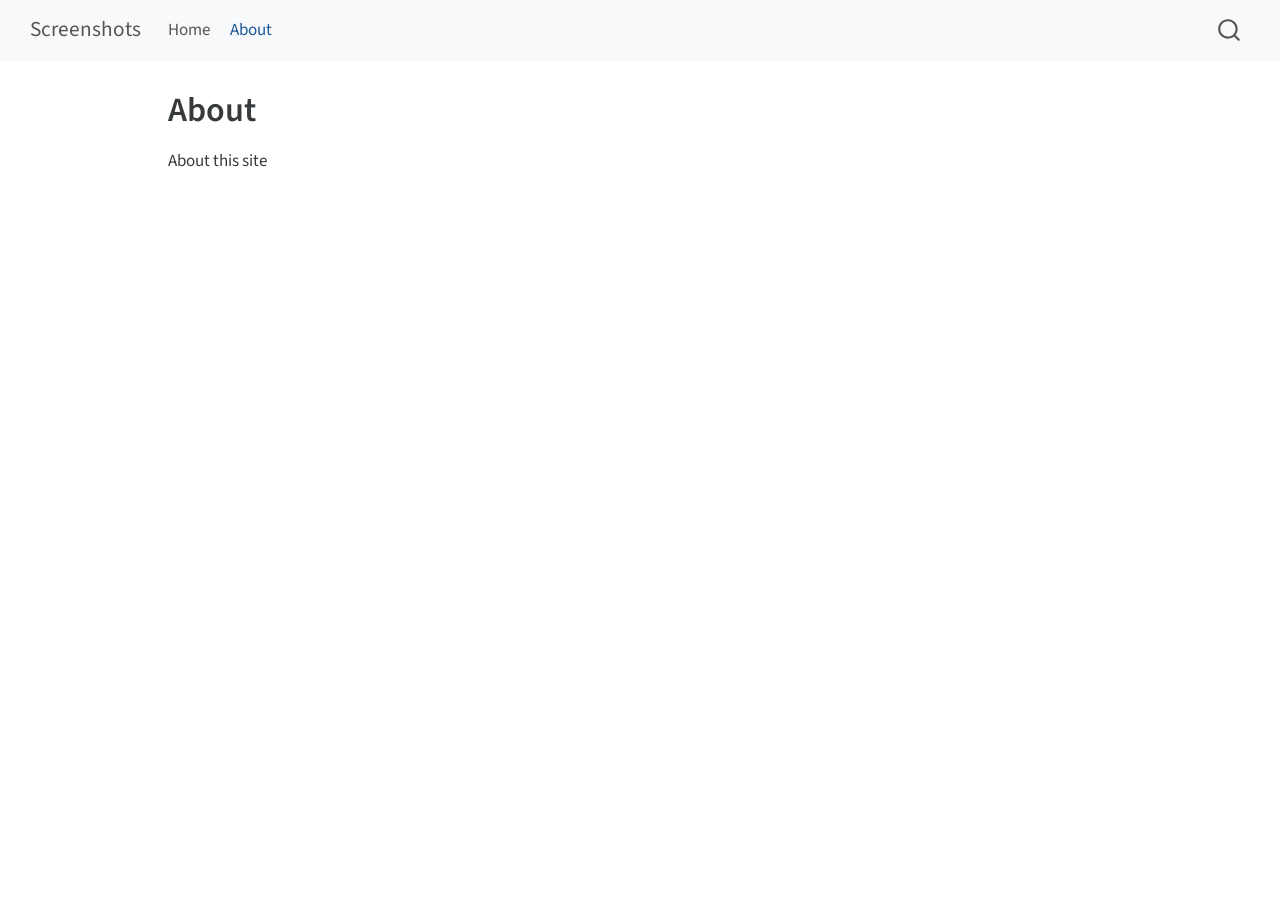
<file: docs/about.html>
<!DOCTYPE html>
<html xmlns="http://www.w3.org/1999/xhtml" lang="en" xml:lang="en"><head>

<meta charset="utf-8">
<meta name="generator" content="quarto-1.4.506">

<meta name="viewport" content="width=device-width, initial-scale=1.0, user-scalable=yes">


<title>Screenshots - About</title>
<style>
code{white-space: pre-wrap;}
span.smallcaps{font-variant: small-caps;}
div.columns{display: flex; gap: min(4vw, 1.5em);}
div.column{flex: auto; overflow-x: auto;}
div.hanging-indent{margin-left: 1.5em; text-indent: -1.5em;}
ul.task-list{list-style: none;}
ul.task-list li input[type="checkbox"] {
  width: 0.8em;
  margin: 0 0.8em 0.2em -1em; /* quarto-specific, see https://github.com/quarto-dev/quarto-cli/issues/4556 */ 
  vertical-align: middle;
}
</style>


<script src="site_libs/quarto-nav/quarto-nav.js"></script>
<script src="site_libs/quarto-nav/headroom.min.js"></script>
<script src="site_libs/clipboard/clipboard.min.js"></script>
<script src="site_libs/quarto-search/autocomplete.umd.js"></script>
<script src="site_libs/quarto-search/fuse.min.js"></script>
<script src="site_libs/quarto-search/quarto-search.js"></script>
<meta name="quarto:offset" content="./">
<script src="site_libs/quarto-html/quarto.js"></script>
<script src="site_libs/quarto-html/popper.min.js"></script>
<script src="site_libs/quarto-html/tippy.umd.min.js"></script>
<script src="site_libs/quarto-html/anchor.min.js"></script>
<link href="site_libs/quarto-html/tippy.css" rel="stylesheet">
<link href="site_libs/quarto-html/quarto-syntax-highlighting.css" rel="stylesheet" id="quarto-text-highlighting-styles">
<script src="site_libs/bootstrap/bootstrap.min.js"></script>
<link href="site_libs/bootstrap/bootstrap-icons.css" rel="stylesheet">
<link href="site_libs/bootstrap/bootstrap.min.css" rel="stylesheet" id="quarto-bootstrap" data-mode="light">
<script id="quarto-search-options" type="application/json">{
  "location": "navbar",
  "copy-button": false,
  "collapse-after": 3,
  "panel-placement": "end",
  "type": "overlay",
  "limit": 50,
  "keyboard-shortcut": [
    "f",
    "/",
    "s"
  ],
  "show-item-context": false,
  "language": {
    "search-no-results-text": "No results",
    "search-matching-documents-text": "matching documents",
    "search-copy-link-title": "Copy link to search",
    "search-hide-matches-text": "Hide additional matches",
    "search-more-match-text": "more match in this document",
    "search-more-matches-text": "more matches in this document",
    "search-clear-button-title": "Clear",
    "search-detached-cancel-button-title": "Cancel",
    "search-submit-button-title": "Submit",
    "search-label": "Search"
  }
}</script>


<link rel="stylesheet" href="styles.css">
</head>

<body class="nav-fixed">

<div id="quarto-search-results"></div>
  <header id="quarto-header" class="headroom fixed-top">
    <nav class="navbar navbar-expand-lg " data-bs-theme="dark">
      <div class="navbar-container container-fluid">
      <div class="navbar-brand-container mx-auto">
    <a class="navbar-brand" href="./index.html">
    <span class="navbar-title">Screenshots</span>
    </a>
  </div>
            <div id="quarto-search" class="" title="Search"></div>
          <button class="navbar-toggler" type="button" data-bs-toggle="collapse" data-bs-target="#navbarCollapse" aria-controls="navbarCollapse" aria-expanded="false" aria-label="Toggle navigation" onclick="if (window.quartoToggleHeadroom) { window.quartoToggleHeadroom(); }">
  <span class="navbar-toggler-icon"></span>
</button>
          <div class="collapse navbar-collapse" id="navbarCollapse">
            <ul class="navbar-nav navbar-nav-scroll me-auto">
  <li class="nav-item">
    <a class="nav-link" href="./index.html"> 
<span class="menu-text">Home</span></a>
  </li>  
  <li class="nav-item">
    <a class="nav-link active" href="./about.html" aria-current="page"> 
<span class="menu-text">About</span></a>
  </li>  
</ul>
          </div> <!-- /navcollapse -->
          <div class="quarto-navbar-tools">
</div>
      </div> <!-- /container-fluid -->
    </nav>
</header>
<!-- content -->
<div id="quarto-content" class="quarto-container page-columns page-rows-contents page-layout-article page-navbar">
<!-- sidebar -->
<!-- margin-sidebar -->
    <div id="quarto-margin-sidebar" class="sidebar margin-sidebar">
        
    </div>
<!-- main -->
<main class="content" id="quarto-document-content">

<header id="title-block-header" class="quarto-title-block default">
<div class="quarto-title">
<h1 class="title">About</h1>
</div>



<div class="quarto-title-meta">

    
  
    
  </div>
  


</header>


<p>About this site</p>



</main> <!-- /main -->
<script id="quarto-html-after-body" type="application/javascript">
window.document.addEventListener("DOMContentLoaded", function (event) {
  const toggleBodyColorMode = (bsSheetEl) => {
    const mode = bsSheetEl.getAttribute("data-mode");
    const bodyEl = window.document.querySelector("body");
    if (mode === "dark") {
      bodyEl.classList.add("quarto-dark");
      bodyEl.classList.remove("quarto-light");
    } else {
      bodyEl.classList.add("quarto-light");
      bodyEl.classList.remove("quarto-dark");
    }
  }
  const toggleBodyColorPrimary = () => {
    const bsSheetEl = window.document.querySelector("link#quarto-bootstrap");
    if (bsSheetEl) {
      toggleBodyColorMode(bsSheetEl);
    }
  }
  toggleBodyColorPrimary();  
  const icon = "";
  const anchorJS = new window.AnchorJS();
  anchorJS.options = {
    placement: 'right',
    icon: icon
  };
  anchorJS.add('.anchored');
  const isCodeAnnotation = (el) => {
    for (const clz of el.classList) {
      if (clz.startsWith('code-annotation-')) {                     
        return true;
      }
    }
    return false;
  }
  const clipboard = new window.ClipboardJS('.code-copy-button', {
    text: function(trigger) {
      const codeEl = trigger.previousElementSibling.cloneNode(true);
      for (const childEl of codeEl.children) {
        if (isCodeAnnotation(childEl)) {
          childEl.remove();
        }
      }
      return codeEl.innerText;
    }
  });
  clipboard.on('success', function(e) {
    // button target
    const button = e.trigger;
    // don't keep focus
    button.blur();
    // flash "checked"
    button.classList.add('code-copy-button-checked');
    var currentTitle = button.getAttribute("title");
    button.setAttribute("title", "Copied!");
    let tooltip;
    if (window.bootstrap) {
      button.setAttribute("data-bs-toggle", "tooltip");
      button.setAttribute("data-bs-placement", "left");
      button.setAttribute("data-bs-title", "Copied!");
      tooltip = new bootstrap.Tooltip(button, 
        { trigger: "manual", 
          customClass: "code-copy-button-tooltip",
          offset: [0, -8]});
      tooltip.show();    
    }
    setTimeout(function() {
      if (tooltip) {
        tooltip.hide();
        button.removeAttribute("data-bs-title");
        button.removeAttribute("data-bs-toggle");
        button.removeAttribute("data-bs-placement");
      }
      button.setAttribute("title", currentTitle);
      button.classList.remove('code-copy-button-checked');
    }, 1000);
    // clear code selection
    e.clearSelection();
  });
  function tippyHover(el, contentFn, onTriggerFn, onUntriggerFn) {
    const config = {
      allowHTML: true,
      maxWidth: 500,
      delay: 100,
      arrow: false,
      appendTo: function(el) {
          return el.parentElement;
      },
      interactive: true,
      interactiveBorder: 10,
      theme: 'quarto',
      placement: 'bottom-start',
    };
    if (contentFn) {
      config.content = contentFn;
    }
    if (onTriggerFn) {
      config.onTrigger = onTriggerFn;
    }
    if (onUntriggerFn) {
      config.onUntrigger = onUntriggerFn;
    }
    window.tippy(el, config); 
  }
  const noterefs = window.document.querySelectorAll('a[role="doc-noteref"]');
  for (var i=0; i<noterefs.length; i++) {
    const ref = noterefs[i];
    tippyHover(ref, function() {
      // use id or data attribute instead here
      let href = ref.getAttribute('data-footnote-href') || ref.getAttribute('href');
      try { href = new URL(href).hash; } catch {}
      const id = href.replace(/^#\/?/, "");
      const note = window.document.getElementById(id);
      return note.innerHTML;
    });
  }
  const xrefs = window.document.querySelectorAll('a.quarto-xref');
  const processXRef = (id, note) => {
    // Strip column container classes
    const stripColumnClz = (el) => {
      el.classList.remove("page-full", "page-columns");
      if (el.children) {
        for (const child of el.children) {
          stripColumnClz(child);
        }
      }
    }
    stripColumnClz(note)
    const typesetMath = (el) => {
      if (window.MathJax) {
        // MathJax Typeset
        window.MathJax.typeset([el]);
      } else if (window.katex) {
        // KaTeX Render
        var mathElements = el.getElementsByClassName("math");
        var macros = [];
        for (var i = 0; i < mathElements.length; i++) {
          var texText = mathElements[i].firstChild;
          if (mathElements[i].tagName == "SPAN") {
            window.katex.render(texText.data, mathElements[i], {
              displayMode: mathElements[i].classList.contains('display'),
              throwOnError: false,
              macros: macros,
              fleqn: false
            });
          }
        }
      }
    }
    if (id === null || id.startsWith('sec-')) {
      // Special case sections, only their first couple elements
      const container = document.createElement("div");
      if (note.children && note.children.length > 2) {
        container.appendChild(note.children[0].cloneNode(true));
        for (let i = 1; i < note.children.length; i++) {
          const child = note.children[i];
          if (child.tagName === "P" && child.innerText === "") {
            continue;
          } else {
            container.appendChild(child.cloneNode(true));
            break;
          }
        }
        typesetMath(container);
        return container.innerHTML
      } else {
        typesetMath(note);
        return note.innerHTML;
      }
    } else {
      // Remove any anchor links if they are present
      const anchorLink = note.querySelector('a.anchorjs-link');
      if (anchorLink) {
        anchorLink.remove();
      }
      typesetMath(note);
      return note.innerHTML;
    }
  }
  for (var i=0; i<xrefs.length; i++) {
    const xref = xrefs[i];
    tippyHover(xref, undefined, function(instance) {
      instance.disable();
      let url = xref.getAttribute('href');
      let hash = undefined; 
      if (url.startsWith('#')) {
        hash = url;
      } else {
        try { hash = new URL(url).hash; } catch {}
      }
      if (hash) {
        const id = hash.replace(/^#\/?/, "");
        const note = window.document.getElementById(id);
        if (note !== null) {
          try {
            const html = processXRef(id, note.cloneNode(true));
            instance.setContent(html);
          } finally {
            instance.enable();
            instance.show();
          }
        } else {
          // See if we can fetch this
          fetch(url.split('#')[0])
          .then(res => res.text())
          .then(html => {
            const parser = new DOMParser();
            const htmlDoc = parser.parseFromString(html, "text/html");
            const note = htmlDoc.getElementById(id);
            if (note !== null) {
              const html = processXRef(id, note);
              instance.setContent(html);
            } 
          }).finally(() => {
            instance.enable();
            instance.show();
          });
        }
      } else {
        // See if we can fetch a full url (with no hash to target)
        // This is a special case and we should probably do some content thinning / targeting
        fetch(url)
        .then(res => res.text())
        .then(html => {
          const parser = new DOMParser();
          const htmlDoc = parser.parseFromString(html, "text/html");
          const note = htmlDoc.querySelector('main.content');
          if (note !== null) {
            // This should only happen for chapter cross references
            // (since there is no id in the URL)
            // remove the first header
            if (note.children.length > 0 && note.children[0].tagName === "HEADER") {
              note.children[0].remove();
            }
            const html = processXRef(null, note);
            instance.setContent(html);
          } 
        }).finally(() => {
          instance.enable();
          instance.show();
        });
      }
    }, function(instance) {
    });
  }
      let selectedAnnoteEl;
      const selectorForAnnotation = ( cell, annotation) => {
        let cellAttr = 'data-code-cell="' + cell + '"';
        let lineAttr = 'data-code-annotation="' +  annotation + '"';
        const selector = 'span[' + cellAttr + '][' + lineAttr + ']';
        return selector;
      }
      const selectCodeLines = (annoteEl) => {
        const doc = window.document;
        const targetCell = annoteEl.getAttribute("data-target-cell");
        const targetAnnotation = annoteEl.getAttribute("data-target-annotation");
        const annoteSpan = window.document.querySelector(selectorForAnnotation(targetCell, targetAnnotation));
        const lines = annoteSpan.getAttribute("data-code-lines").split(",");
        const lineIds = lines.map((line) => {
          return targetCell + "-" + line;
        })
        let top = null;
        let height = null;
        let parent = null;
        if (lineIds.length > 0) {
            //compute the position of the single el (top and bottom and make a div)
            const el = window.document.getElementById(lineIds[0]);
            top = el.offsetTop;
            height = el.offsetHeight;
            parent = el.parentElement.parentElement;
          if (lineIds.length > 1) {
            const lastEl = window.document.getElementById(lineIds[lineIds.length - 1]);
            const bottom = lastEl.offsetTop + lastEl.offsetHeight;
            height = bottom - top;
          }
          if (top !== null && height !== null && parent !== null) {
            // cook up a div (if necessary) and position it 
            let div = window.document.getElementById("code-annotation-line-highlight");
            if (div === null) {
              div = window.document.createElement("div");
              div.setAttribute("id", "code-annotation-line-highlight");
              div.style.position = 'absolute';
              parent.appendChild(div);
            }
            div.style.top = top - 2 + "px";
            div.style.height = height + 4 + "px";
            div.style.left = 0;
            let gutterDiv = window.document.getElementById("code-annotation-line-highlight-gutter");
            if (gutterDiv === null) {
              gutterDiv = window.document.createElement("div");
              gutterDiv.setAttribute("id", "code-annotation-line-highlight-gutter");
              gutterDiv.style.position = 'absolute';
              const codeCell = window.document.getElementById(targetCell);
              const gutter = codeCell.querySelector('.code-annotation-gutter');
              gutter.appendChild(gutterDiv);
            }
            gutterDiv.style.top = top - 2 + "px";
            gutterDiv.style.height = height + 4 + "px";
          }
          selectedAnnoteEl = annoteEl;
        }
      };
      const unselectCodeLines = () => {
        const elementsIds = ["code-annotation-line-highlight", "code-annotation-line-highlight-gutter"];
        elementsIds.forEach((elId) => {
          const div = window.document.getElementById(elId);
          if (div) {
            div.remove();
          }
        });
        selectedAnnoteEl = undefined;
      };
        // Handle positioning of the toggle
    window.addEventListener(
      "resize",
      throttle(() => {
        elRect = undefined;
        if (selectedAnnoteEl) {
          selectCodeLines(selectedAnnoteEl);
        }
      }, 10)
    );
    function throttle(fn, ms) {
    let throttle = false;
    let timer;
      return (...args) => {
        if(!throttle) { // first call gets through
            fn.apply(this, args);
            throttle = true;
        } else { // all the others get throttled
            if(timer) clearTimeout(timer); // cancel #2
            timer = setTimeout(() => {
              fn.apply(this, args);
              timer = throttle = false;
            }, ms);
        }
      };
    }
      // Attach click handler to the DT
      const annoteDls = window.document.querySelectorAll('dt[data-target-cell]');
      for (const annoteDlNode of annoteDls) {
        annoteDlNode.addEventListener('click', (event) => {
          const clickedEl = event.target;
          if (clickedEl !== selectedAnnoteEl) {
            unselectCodeLines();
            const activeEl = window.document.querySelector('dt[data-target-cell].code-annotation-active');
            if (activeEl) {
              activeEl.classList.remove('code-annotation-active');
            }
            selectCodeLines(clickedEl);
            clickedEl.classList.add('code-annotation-active');
          } else {
            // Unselect the line
            unselectCodeLines();
            clickedEl.classList.remove('code-annotation-active');
          }
        });
      }
  const findCites = (el) => {
    const parentEl = el.parentElement;
    if (parentEl) {
      const cites = parentEl.dataset.cites;
      if (cites) {
        return {
          el,
          cites: cites.split(' ')
        };
      } else {
        return findCites(el.parentElement)
      }
    } else {
      return undefined;
    }
  };
  var bibliorefs = window.document.querySelectorAll('a[role="doc-biblioref"]');
  for (var i=0; i<bibliorefs.length; i++) {
    const ref = bibliorefs[i];
    const citeInfo = findCites(ref);
    if (citeInfo) {
      tippyHover(citeInfo.el, function() {
        var popup = window.document.createElement('div');
        citeInfo.cites.forEach(function(cite) {
          var citeDiv = window.document.createElement('div');
          citeDiv.classList.add('hanging-indent');
          citeDiv.classList.add('csl-entry');
          var biblioDiv = window.document.getElementById('ref-' + cite);
          if (biblioDiv) {
            citeDiv.innerHTML = biblioDiv.innerHTML;
          }
          popup.appendChild(citeDiv);
        });
        return popup.innerHTML;
      });
    }
  }
});
</script>
</div> <!-- /content -->




</body></html>
</file>
<file: docs/site_libs/quarto-html/tippy.css>
.tippy-box[data-animation=fade][data-state=hidden]{opacity:0}[data-tippy-root]{max-width:calc(100vw - 10px)}.tippy-box{position:relative;background-color:#333;color:#fff;border-radius:4px;font-size:14px;line-height:1.4;white-space:normal;outline:0;transition-property:transform,visibility,opacity}.tippy-box[data-placement^=top]>.tippy-arrow{bottom:0}.tippy-box[data-placement^=top]>.tippy-arrow:before{bottom:-7px;left:0;border-width:8px 8px 0;border-top-color:initial;transform-origin:center top}.tippy-box[data-placement^=bottom]>.tippy-arrow{top:0}.tippy-box[data-placement^=bottom]>.tippy-arrow:before{top:-7px;left:0;border-width:0 8px 8px;border-bottom-color:initial;transform-origin:center bottom}.tippy-box[data-placement^=left]>.tippy-arrow{right:0}.tippy-box[data-placement^=left]>.tippy-arrow:before{border-width:8px 0 8px 8px;border-left-color:initial;right:-7px;transform-origin:center left}.tippy-box[data-placement^=right]>.tippy-arrow{left:0}.tippy-box[data-placement^=right]>.tippy-arrow:before{left:-7px;border-width:8px 8px 8px 0;border-right-color:initial;transform-origin:center right}.tippy-box[data-inertia][data-state=visible]{transition-timing-function:cubic-bezier(.54,1.5,.38,1.11)}.tippy-arrow{width:16px;height:16px;color:#333}.tippy-arrow:before{content:"";position:absolute;border-color:transparent;border-style:solid}.tippy-content{position:relative;padding:5px 9px;z-index:1}
</file>
<file: docs/site_libs/quarto-html/quarto-syntax-highlighting.css>
/* quarto syntax highlight colors */
:root {
  --quarto-hl-ot-color: #003B4F;
  --quarto-hl-at-color: #657422;
  --quarto-hl-ss-color: #20794D;
  --quarto-hl-an-color: #5E5E5E;
  --quarto-hl-fu-color: #4758AB;
  --quarto-hl-st-color: #20794D;
  --quarto-hl-cf-color: #003B4F;
  --quarto-hl-op-color: #5E5E5E;
  --quarto-hl-er-color: #AD0000;
  --quarto-hl-bn-color: #AD0000;
  --quarto-hl-al-color: #AD0000;
  --quarto-hl-va-color: #111111;
  --quarto-hl-bu-color: inherit;
  --quarto-hl-ex-color: inherit;
  --quarto-hl-pp-color: #AD0000;
  --quarto-hl-in-color: #5E5E5E;
  --quarto-hl-vs-color: #20794D;
  --quarto-hl-wa-color: #5E5E5E;
  --quarto-hl-do-color: #5E5E5E;
  --quarto-hl-im-color: #00769E;
  --quarto-hl-ch-color: #20794D;
  --quarto-hl-dt-color: #AD0000;
  --quarto-hl-fl-color: #AD0000;
  --quarto-hl-co-color: #5E5E5E;
  --quarto-hl-cv-color: #5E5E5E;
  --quarto-hl-cn-color: #8f5902;
  --quarto-hl-sc-color: #5E5E5E;
  --quarto-hl-dv-color: #AD0000;
  --quarto-hl-kw-color: #003B4F;
}

/* other quarto variables */
:root {
  --quarto-font-monospace: SFMono-Regular, Menlo, Monaco, Consolas, "Liberation Mono", "Courier New", monospace;
}

pre > code.sourceCode > span {
  color: #003B4F;
}

code span {
  color: #003B4F;
}

code.sourceCode > span {
  color: #003B4F;
}

div.sourceCode,
div.sourceCode pre.sourceCode {
  color: #003B4F;
}

code span.ot {
  color: #003B4F;
  font-style: inherit;
}

code span.at {
  color: #657422;
  font-style: inherit;
}

code span.ss {
  color: #20794D;
  font-style: inherit;
}

code span.an {
  color: #5E5E5E;
  font-style: inherit;
}

code span.fu {
  color: #4758AB;
  font-style: inherit;
}

code span.st {
  color: #20794D;
  font-style: inherit;
}

code span.cf {
  color: #003B4F;
  font-style: inherit;
}

code span.op {
  color: #5E5E5E;
  font-style: inherit;
}

code span.er {
  color: #AD0000;
  font-style: inherit;
}

code span.bn {
  color: #AD0000;
  font-style: inherit;
}

code span.al {
  color: #AD0000;
  font-style: inherit;
}

code span.va {
  color: #111111;
  font-style: inherit;
}

code span.bu {
  font-style: inherit;
}

code span.ex {
  font-style: inherit;
}

code span.pp {
  color: #AD0000;
  font-style: inherit;
}

code span.in {
  color: #5E5E5E;
  font-style: inherit;
}

code span.vs {
  color: #20794D;
  font-style: inherit;
}

code span.wa {
  color: #5E5E5E;
  font-style: italic;
}

code span.do {
  color: #5E5E5E;
  font-style: italic;
}

code span.im {
  color: #00769E;
  font-style: inherit;
}

code span.ch {
  color: #20794D;
  font-style: inherit;
}

code span.dt {
  color: #AD0000;
  font-style: inherit;
}

code span.fl {
  color: #AD0000;
  font-style: inherit;
}

code span.co {
  color: #5E5E5E;
  font-style: inherit;
}

code span.cv {
  color: #5E5E5E;
  font-style: italic;
}

code span.cn {
  color: #8f5902;
  font-style: inherit;
}

code span.sc {
  color: #5E5E5E;
  font-style: inherit;
}

code span.dv {
  color: #AD0000;
  font-style: inherit;
}

code span.kw {
  color: #003B4F;
  font-style: inherit;
}

.prevent-inlining {
  content: "</";
}

/*# sourceMappingURL=debc5d5d77c3f9108843748ff7464032.css.map */
</file>
<file: docs/styles.css>
/* css styles */
</file>
